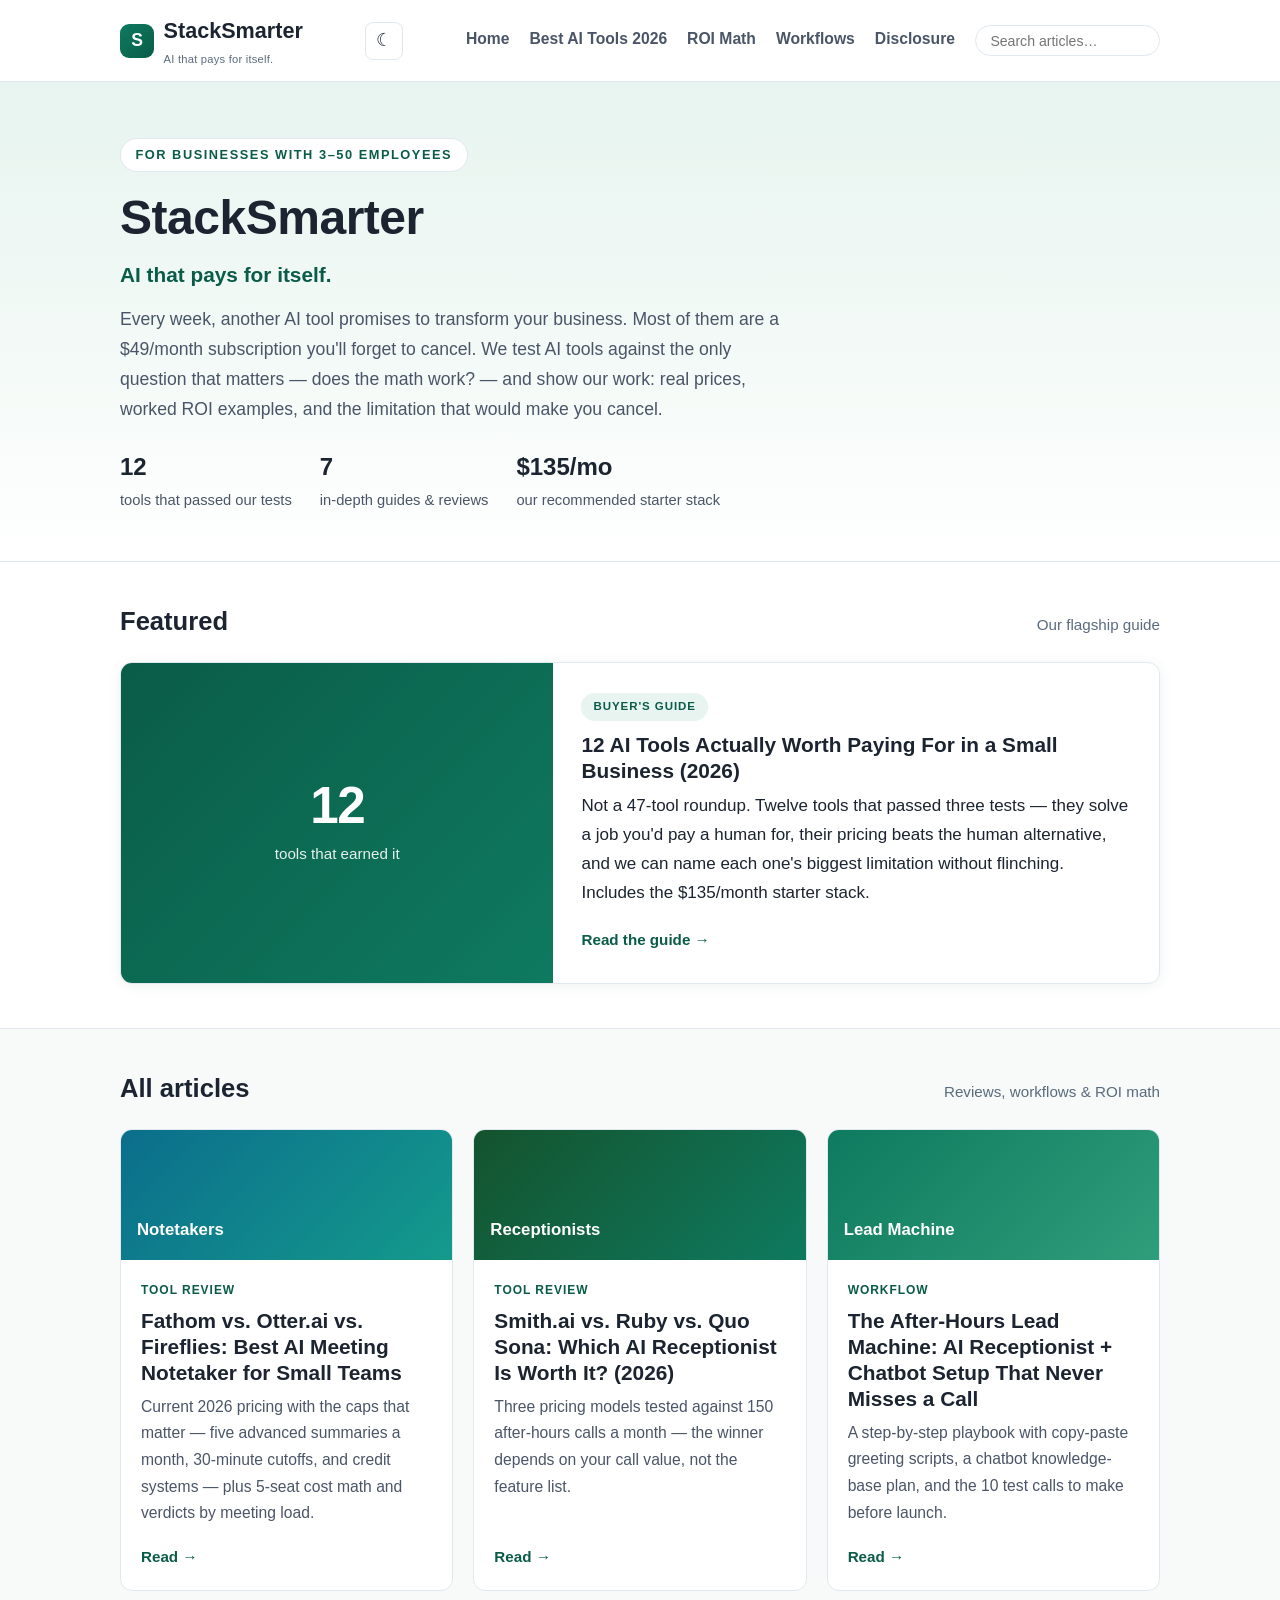
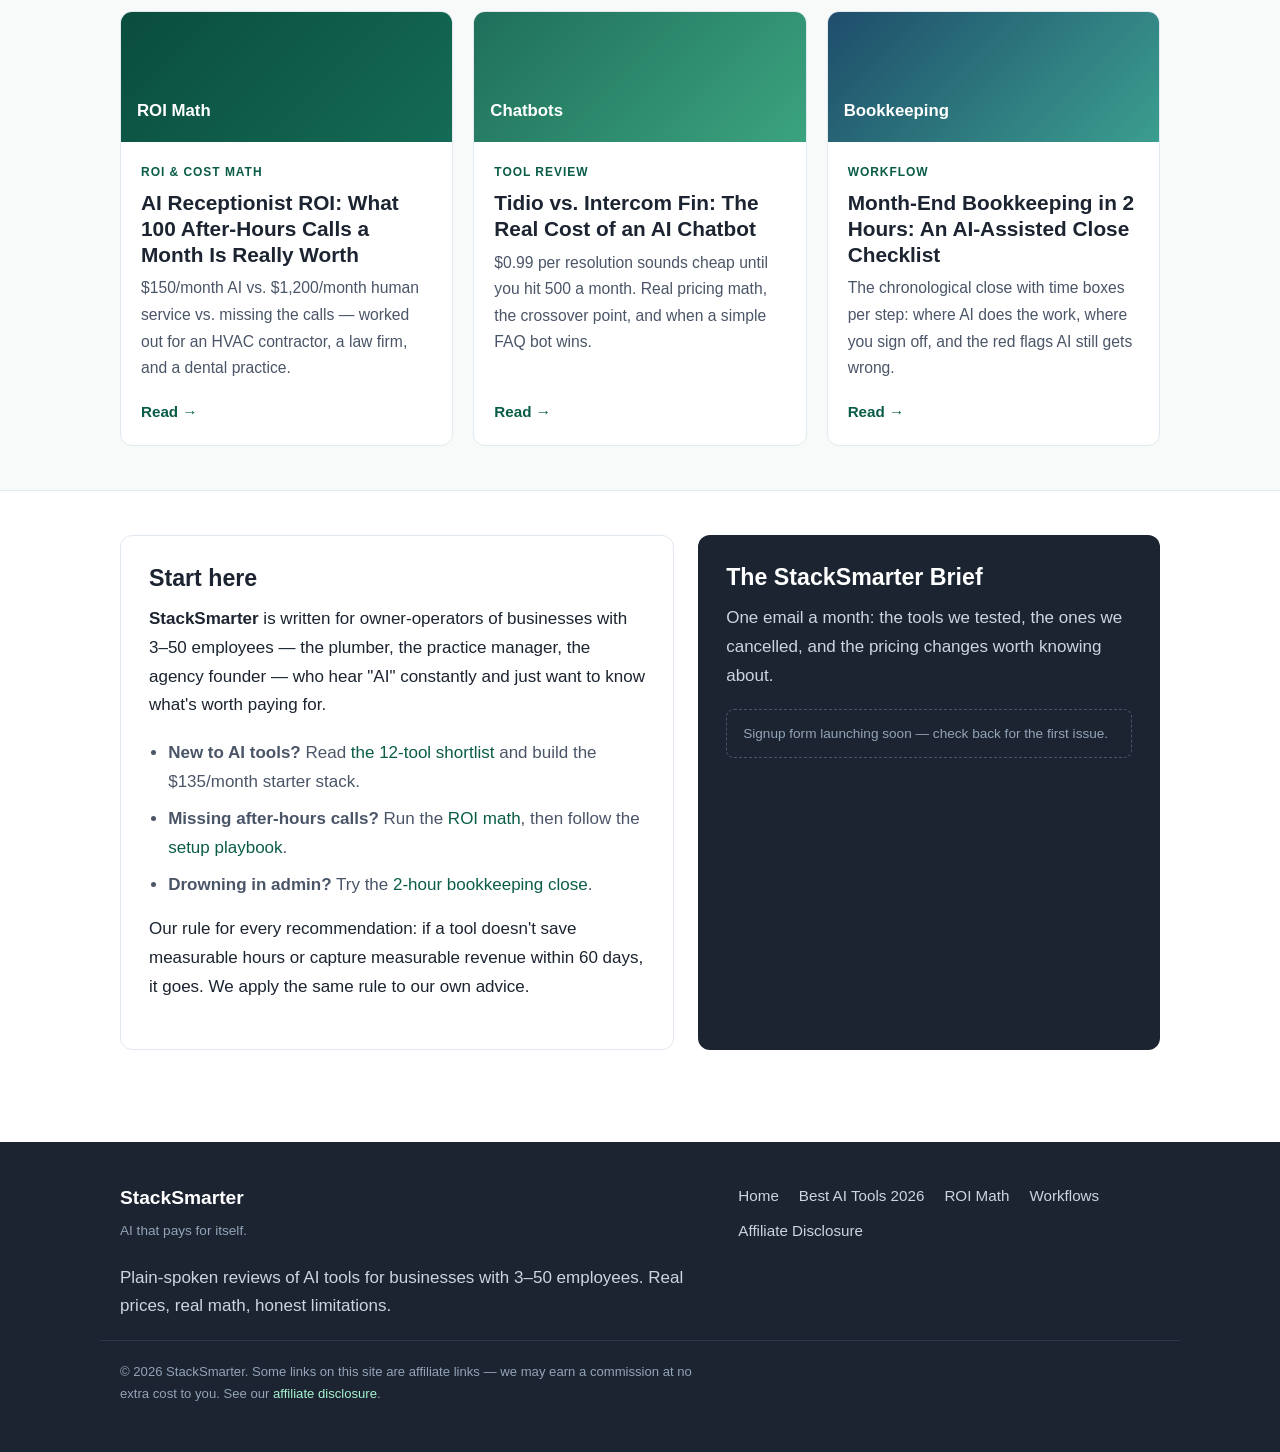
<file: index.html>
<!DOCTYPE html>
<html lang="en">
<head>
  <meta charset="UTF-8">
  <meta name="viewport" content="width=device-width, initial-scale=1.0">
  <meta name="color-scheme" content="light dark">
  <script>
    /* Set theme before first paint; defaults to OS preference. */
    (function () {
      try {
        var t = localStorage.getItem("ss-theme");
        if (!t) t = window.matchMedia("(prefers-color-scheme: dark)").matches ? "dark" : "light";
        document.documentElement.setAttribute("data-theme", t);
      } catch (e) { /* private mode etc. -> stay light */ }
    })();
  </script>
  <link rel="canonical" href="https://ai-tools-small-biz.pages.dev/">
  <!-- MEDIVAVINE/JOURNEY: paste ad network script here -->
  <title>StackSmarter — AI That Pays for Itself | AI Tool Reviews for Small Business</title>
  <meta name="description" content="StackSmarter helps owners of businesses with 3–50 employees decide which AI tools are worth paying for. Real pricing math, honest limitations, and worked ROI examples — no hype.">
  <meta property="og:title" content="StackSmarter — AI That Pays for Itself">
  <meta property="og:description" content="Plain-spoken AI tool reviews for small business: real prices, real math, honest limitations.">
  <meta property="og:type" content="website">
  <link rel="stylesheet" href="styles.css">
</head>
<body>
  <header class="site-header">
    <div class="wrap">
      <a class="brand" href="index.html"><span class="brand-mark">S</span><span>StackSmarter<small>AI that pays for itself.</small></span></a>
      <button class="nav-toggle" aria-label="Toggle navigation" aria-expanded="false">☰</button>
      <button class="theme-toggle" type="button" aria-label="Toggle dark mode" title="Toggle dark mode">
        <span class="theme-icon" aria-hidden="true">☾</span>
      </button>
      <nav class="main-nav" aria-label="Main navigation">
        <ul>
          <li><a href="index.html">Home</a></li>
          <li><a href="articles/12-ai-tools-worth-paying-for-2026.html">Best AI Tools 2026</a></li>
          <li><a href="articles/ai-receptionist-roi-100-calls.html">ROI Math</a></li>
          <li><a href="articles/after-hours-lead-machine.html">Workflows</a></li>
          <li><a href="disclosure.html">Disclosure</a></li>
          <li class="nav-search"><form class="site-search" role="search" aria-label="Site search">
            <label class="visually-hidden" for="site-search-input">Search articles</label>
            <input id="site-search-input" type="search" name="q" placeholder="Search articles…" autocomplete="off" aria-expanded="false" aria-controls="site-search-results">
            <ul id="site-search-results" class="search-results" hidden></ul>
          </form></li>
        </ul>
      </nav>
    </div>
  </header>

  <main>
    <section class="hero">
      <div class="wrap">
        <span class="kicker">For businesses with 3–50 employees</span>
        <h1>StackSmarter</h1>
        <p class="tagline">AI that pays for itself.</p>
        <p class="lede">Every week, another AI tool promises to transform your business. Most of them are a $49/month subscription you'll forget to cancel. We test AI tools against the only question that matters — does the math work? — and show our work: real prices, worked ROI examples, and the limitation that would make you cancel.</p>
        <div class="stat-row">
          <div class="stat"><strong>12</strong> tools that passed our tests</div>
          <div class="stat"><strong>7</strong> in-depth guides &amp; reviews</div>
          <div class="stat"><strong>$135/mo</strong> our recommended starter stack</div>
        </div>
      </div>
    </section>

    <section class="section">
      <div class="wrap">
        <div class="section-head">
          <h2>Featured</h2>
          <p>Our flagship guide</p>
        </div>
        <article class="featured-card">
          <div class="featured-art" role="img" aria-label="Decorative graphic: twelve tools, one shortlist">
            <div class="art-inner">
              <div class="big">12</div>
              <div class="sub">tools that earned it</div>
            </div>
          </div>
          <div class="featured-body">
            <span class="badge">Buyer's Guide</span>
            <h3><a href="articles/12-ai-tools-worth-paying-for-2026.html">12 AI Tools Actually Worth Paying For in a Small Business (2026)</a></h3>
            <p>Not a 47-tool roundup. Twelve tools that passed three tests — they solve a job you'd pay a human for, their pricing beats the human alternative, and we can name each one's biggest limitation without flinching. Includes the $135/month starter stack.</p>
            <a class="read-more" href="articles/12-ai-tools-worth-paying-for-2026.html">Read the guide →</a>
          </div>
        </article>
      </div>
    </section>

    <section class="section alt">
      <div class="wrap">
        <div class="section-head">
          <h2>All articles</h2>
          <p>Reviews, workflows &amp; ROI math</p>
        </div>
        <div class="card-grid">
          <article class="card">
            <div class="card-art variant-1" role="img" aria-label="Decorative graphic for the AI meeting notetaker comparison">Notetakers</div>
            <div class="card-body">
              <p class="pillar">Tool Review</p>
              <h3><a href="articles/fathom-vs-otter-ai-vs-fireflies.html">Fathom vs. Otter.ai vs. Fireflies: Best AI Meeting Notetaker for Small Teams</a></h3>
              <p class="excerpt">Current 2026 pricing with the caps that matter — five advanced summaries a month, 30-minute cutoffs, and credit systems — plus 5-seat cost math and verdicts by meeting load.</p>
              <a class="read-more" href="articles/fathom-vs-otter-ai-vs-fireflies.html">Read →</a>
            </div>
          </article>
          <article class="card">
            <div class="card-art variant-2" role="img" aria-label="Decorative graphic for the AI receptionist comparison">Receptionists</div>
            <div class="card-body">
              <p class="pillar">Tool Review</p>
              <h3><a href="articles/smith-ai-vs-ruby-vs-quo-sona.html">Smith.ai vs. Ruby vs. Quo Sona: Which AI Receptionist Is Worth It? (2026)</a></h3>
              <p class="excerpt">Three pricing models tested against 150 after-hours calls a month — the winner depends on your call value, not the feature list.</p>
              <a class="read-more" href="articles/smith-ai-vs-ruby-vs-quo-sona.html">Read →</a>
            </div>
          </article>
          <article class="card">
            <div class="card-art variant-3" role="img" aria-label="Decorative graphic for the after-hours lead playbook">Lead Machine</div>
            <div class="card-body">
              <p class="pillar">Workflow</p>
              <h3><a href="articles/after-hours-lead-machine.html">The After-Hours Lead Machine: AI Receptionist + Chatbot Setup That Never Misses a Call</a></h3>
              <p class="excerpt">A step-by-step playbook with copy-paste greeting scripts, a chatbot knowledge-base plan, and the 10 test calls to make before launch.</p>
              <a class="read-more" href="articles/after-hours-lead-machine.html">Read →</a>
            </div>
          </article>
          <article class="card">
            <div class="card-art variant-4" role="img" aria-label="Decorative graphic for the receptionist ROI breakdown">ROI Math</div>
            <div class="card-body">
              <p class="pillar">ROI &amp; Cost Math</p>
              <h3><a href="articles/ai-receptionist-roi-100-calls.html">AI Receptionist ROI: What 100 After-Hours Calls a Month Is Really Worth</a></h3>
              <p class="excerpt">$150/month AI vs. $1,200/month human service vs. missing the calls — worked out for an HVAC contractor, a law firm, and a dental practice.</p>
              <a class="read-more" href="articles/ai-receptionist-roi-100-calls.html">Read →</a>
            </div>
          </article>
          <article class="card">
            <div class="card-art variant-5" role="img" aria-label="Decorative graphic for the chatbot pricing comparison">Chatbots</div>
            <div class="card-body">
              <p class="pillar">Tool Review</p>
              <h3><a href="articles/tidio-vs-intercom-fin-chatbot-cost.html">Tidio vs. Intercom Fin: The Real Cost of an AI Chatbot</a></h3>
              <p class="excerpt">$0.99 per resolution sounds cheap until you hit 500 a month. Real pricing math, the crossover point, and when a simple FAQ bot wins.</p>
              <a class="read-more" href="articles/tidio-vs-intercom-fin-chatbot-cost.html">Read →</a>
            </div>
          </article>
          <article class="card">
            <div class="card-art variant-6" role="img" aria-label="Decorative graphic for the bookkeeping close checklist">Bookkeeping</div>
            <div class="card-body">
              <p class="pillar">Workflow</p>
              <h3><a href="articles/month-end-bookkeeping-2-hours.html">Month-End Bookkeeping in 2 Hours: An AI-Assisted Close Checklist</a></h3>
              <p class="excerpt">The chronological close with time boxes per step: where AI does the work, where you sign off, and the red flags AI still gets wrong.</p>
              <a class="read-more" href="articles/month-end-bookkeeping-2-hours.html">Read →</a>
            </div>
          </article>
        </div>
      </div>
    </section>

    <section class="section">
      <div class="wrap two-col">
        <div class="start-here">
          <h2>Start here</h2>
          <p><strong>StackSmarter</strong> is written for owner-operators of businesses with 3–50 employees — the plumber, the practice manager, the agency founder — who hear "AI" constantly and just want to know what's worth paying for.</p>
          <ul>
            <li><strong>New to AI tools?</strong> Read <a href="articles/12-ai-tools-worth-paying-for-2026.html">the 12-tool shortlist</a> and build the $135/month starter stack.</li>
            <li><strong>Missing after-hours calls?</strong> Run the <a href="articles/ai-receptionist-roi-100-calls.html">ROI math</a>, then follow the <a href="articles/after-hours-lead-machine.html">setup playbook</a>.</li>
            <li><strong>Drowning in admin?</strong> Try the <a href="articles/month-end-bookkeeping-2-hours.html">2-hour bookkeeping close</a>.</li>
          </ul>
          <p>Our rule for every recommendation: if a tool doesn't save measurable hours or capture measurable revenue within 60 days, it goes. We apply the same rule to our own advice.</p>
        </div>
        <div class="newsletter-card">
          <h2>The StackSmarter Brief</h2>
          <p>One email a month: the tools we tested, the ones we cancelled, and the pricing changes worth knowing about.</p>
          <!-- NEWSLETTER: paste Beehiiv/Substack embed here -->
          <p class="slot-note">Signup form launching soon — check back for the first issue.</p>
        </div>
      </div>
    </section>
  </main>

  <footer class="site-footer">
    <div class="wrap">
      <div>
        <p class="footer-brand">StackSmarter<span class="tag">AI that pays for itself.</span></p>
        <p>Plain-spoken reviews of AI tools for businesses with 3–50 employees. Real prices, real math, honest limitations.</p>
      </div>
      <nav class="footer-nav" aria-label="Footer">
        <ul>
          <li><a href="index.html">Home</a></li>
          <li><a href="articles/12-ai-tools-worth-paying-for-2026.html">Best AI Tools 2026</a></li>
          <li><a href="articles/ai-receptionist-roi-100-calls.html">ROI Math</a></li>
          <li><a href="articles/after-hours-lead-machine.html">Workflows</a></li>
          <li><a href="disclosure.html">Affiliate Disclosure</a></li>
        </ul>
      </nav>
    </div>
    <div class="wrap footer-fine">
      <p>© 2026 StackSmarter. Some links on this site are affiliate links — we may earn a commission at no extra cost to you. See our <a href="disclosure.html">affiliate disclosure</a>.</p>
    </div>
  </footer>
  <script src="assets/site.js" defer></script>
</body>
</html>
</file>
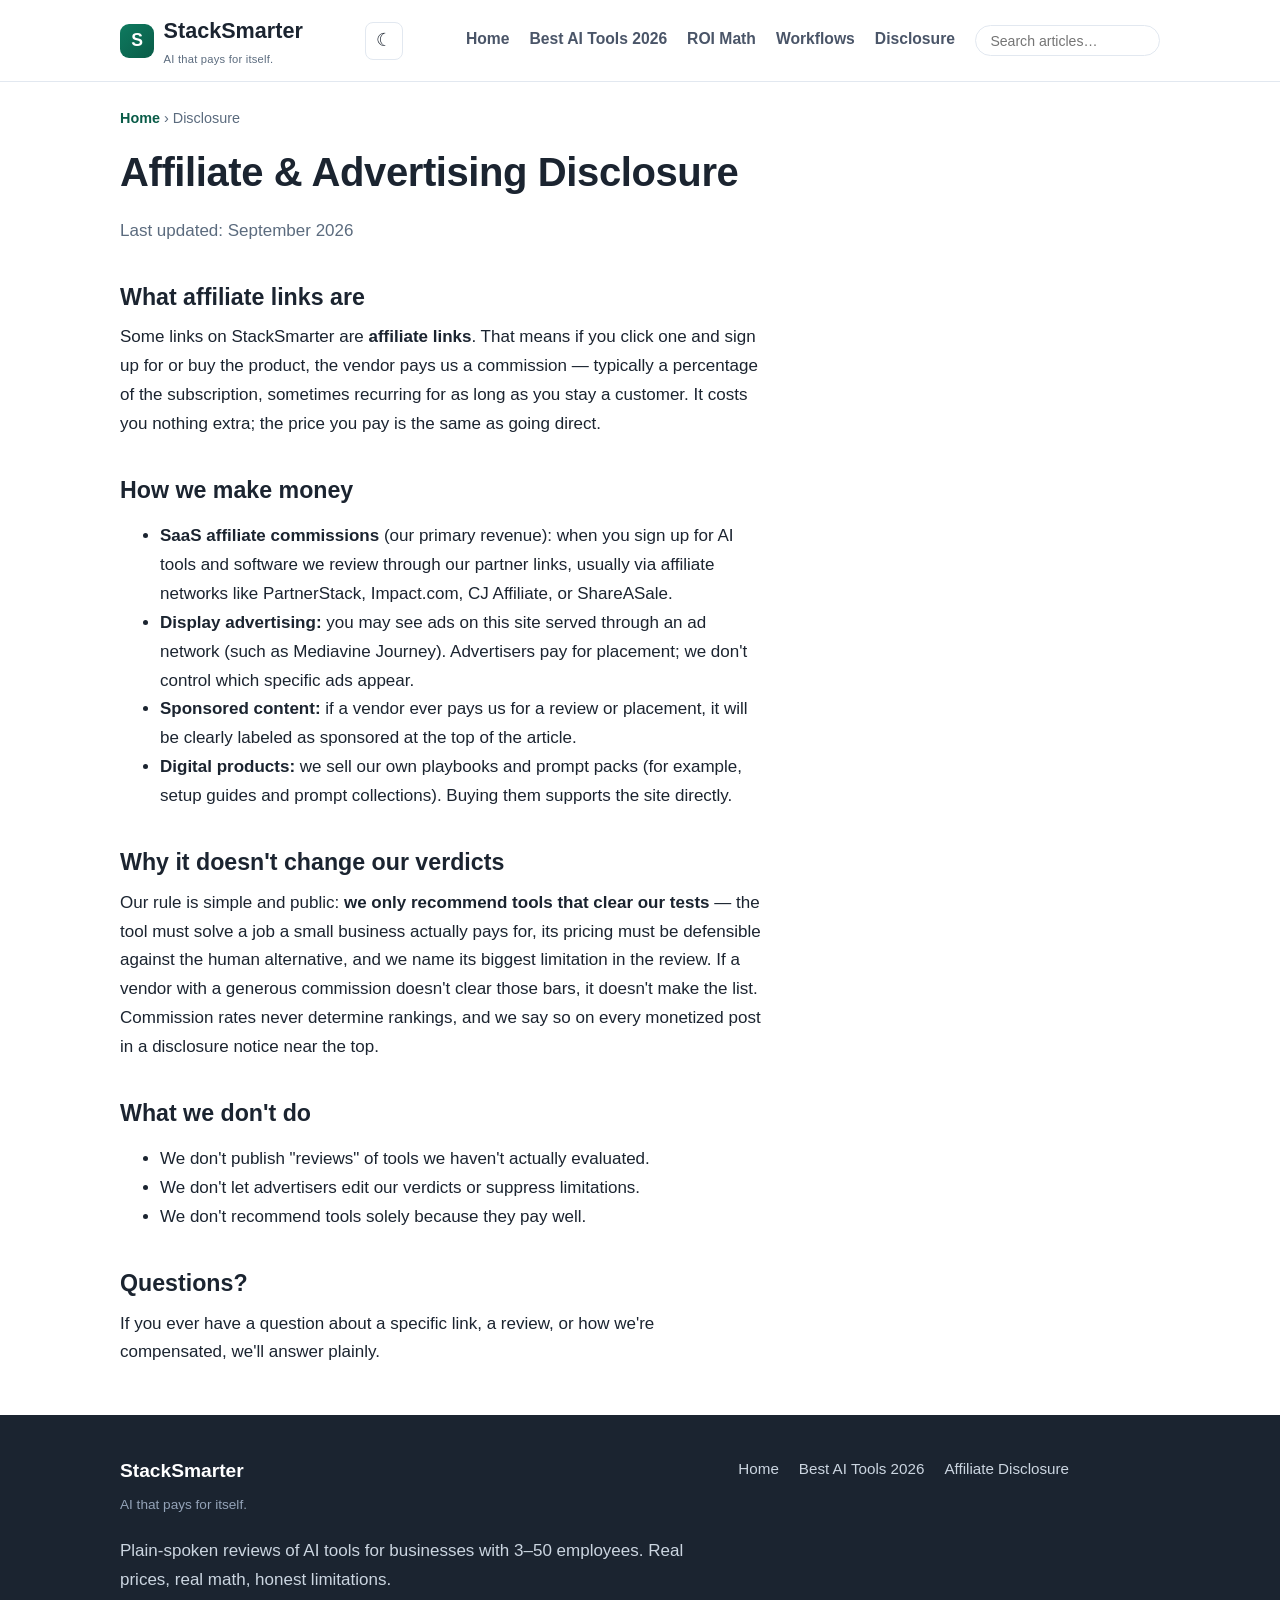
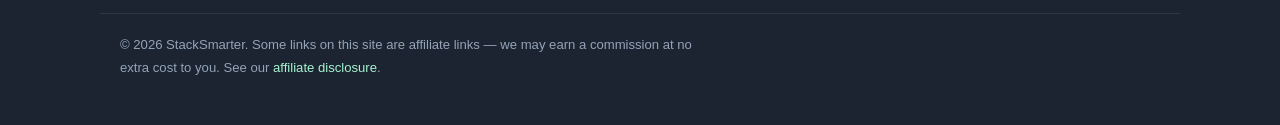
<file: disclosure.html>
<!DOCTYPE html>
<html lang="en">
<head>
  <meta charset="UTF-8">
  <meta name="viewport" content="width=device-width, initial-scale=1.0">
  <meta name="color-scheme" content="light dark">
  <script>
    /* Set theme before first paint; defaults to OS preference. */
    (function () {
      try {
        var t = localStorage.getItem("ss-theme");
        if (!t) t = window.matchMedia("(prefers-color-scheme: dark)").matches ? "dark" : "light";
        document.documentElement.setAttribute("data-theme", t);
      } catch (e) { /* private mode etc. -> stay light */ }
    })();
  </script>
  <link rel="canonical" href="https://ai-tools-small-biz.pages.dev/disclosure.html">
  <!-- MEDIVAVINE/JOURNEY: paste ad network script here -->
  <title>Affiliate &amp; Advertising Disclosure | StackSmarter</title>
  <meta name="description" content="How StackSmarter makes money: plain-English explanation of our affiliate links, display advertising, sponsorships, and digital products — and why they don't change our verdicts.">
  <meta property="og:title" content="Affiliate & Advertising Disclosure | StackSmarter">
  <meta property="og:description" content="Plain-English disclosure: how StackSmarter earns money and why it doesn't change our tool verdicts.">
  <meta property="og:type" content="website">
  <link rel="stylesheet" href="styles.css">
</head>
<body>
  <header class="site-header">
    <div class="wrap">
      <a class="brand" href="index.html"><span class="brand-mark">S</span><span>StackSmarter<small>AI that pays for itself.</small></span></a>
      <button class="nav-toggle" aria-label="Toggle navigation" aria-expanded="false">☰</button>
      <button class="theme-toggle" type="button" aria-label="Toggle dark mode" title="Toggle dark mode">
        <span class="theme-icon" aria-hidden="true">☾</span>
      </button>
      <nav class="main-nav" aria-label="Main navigation">
        <ul>
          <li><a href="index.html">Home</a></li>
          <li><a href="articles/12-ai-tools-worth-paying-for-2026.html">Best AI Tools 2026</a></li>
          <li><a href="articles/ai-receptionist-roi-100-calls.html">ROI Math</a></li>
          <li><a href="articles/after-hours-lead-machine.html">Workflows</a></li>
          <li><a href="disclosure.html">Disclosure</a></li>
          <li class="nav-search"><form class="site-search" role="search" aria-label="Site search">
            <label class="visually-hidden" for="site-search-input">Search articles</label>
            <input id="site-search-input" type="search" name="q" placeholder="Search articles…" autocomplete="off" aria-expanded="false" aria-controls="site-search-results">
            <ul id="site-search-results" class="search-results" hidden></ul>
          </form></li>
        </ul>
      </nav>
    </div>
  </header>

  <main class="wrap">
    <nav class="breadcrumb" aria-label="Breadcrumb"><a href="index.html">Home</a> &rsaquo; Disclosure</nav>
    <article class="disclosure-body">
      <h1>Affiliate &amp; Advertising Disclosure</h1>
      <p class="meta" style="color: var(--muted);">Last updated: September 2026</p>

      <h2>What affiliate links are</h2>
      <p>Some links on StackSmarter are <strong>affiliate links</strong>. That means if you click one and sign up for or buy the product, the vendor pays us a commission — typically a percentage of the subscription, sometimes recurring for as long as you stay a customer. It costs you nothing extra; the price you pay is the same as going direct.</p>

      <h2>How we make money</h2>
      <ul>
        <li><strong>SaaS affiliate commissions</strong> (our primary revenue): when you sign up for AI tools and software we review through our partner links, usually via affiliate networks like PartnerStack, Impact.com, CJ Affiliate, or ShareASale.</li>
        <li><strong>Display advertising:</strong> you may see ads on this site served through an ad network (such as Mediavine Journey). Advertisers pay for placement; we don't control which specific ads appear.</li>
        <li><strong>Sponsored content:</strong> if a vendor ever pays us for a review or placement, it will be clearly labeled as sponsored at the top of the article.</li>
        <li><strong>Digital products:</strong> we sell our own playbooks and prompt packs (for example, setup guides and prompt collections). Buying them supports the site directly.</li>
      </ul>

      <h2>Why it doesn't change our verdicts</h2>
      <p>Our rule is simple and public: <strong>we only recommend tools that clear our tests</strong> — the tool must solve a job a small business actually pays for, its pricing must be defensible against the human alternative, and we name its biggest limitation in the review. If a vendor with a generous commission doesn't clear those bars, it doesn't make the list. Commission rates never determine rankings, and we say so on every monetized post in a disclosure notice near the top.</p>

      <h2>What we don't do</h2>
      <ul>
        <li>We don't publish "reviews" of tools we haven't actually evaluated.</li>
        <li>We don't let advertisers edit our verdicts or suppress limitations.</li>
        <li>We don't recommend tools solely because they pay well.</li>
      </ul>

      <h2>Questions?</h2>
      <p>If you ever have a question about a specific link, a review, or how we're compensated, we'll answer plainly.</p>
    </article>
  </main>

  <footer class="site-footer">
    <div class="wrap">
      <div>
        <p class="footer-brand">StackSmarter<span class="tag">AI that pays for itself.</span></p>
        <p>Plain-spoken reviews of AI tools for businesses with 3–50 employees. Real prices, real math, honest limitations.</p>
      </div>
      <nav class="footer-nav" aria-label="Footer">
        <ul>
          <li><a href="index.html">Home</a></li>
          <li><a href="articles/12-ai-tools-worth-paying-for-2026.html">Best AI Tools 2026</a></li>
          <li><a href="disclosure.html">Affiliate Disclosure</a></li>
        </ul>
      </nav>
    </div>
    <div class="wrap footer-fine">
      <p>© 2026 StackSmarter. Some links on this site are affiliate links — we may earn a commission at no extra cost to you. See our <a href="disclosure.html">affiliate disclosure</a>.</p>
    </div>
  </footer>
  <script src="assets/site.js" defer></script>
</body>
</html>
</file>
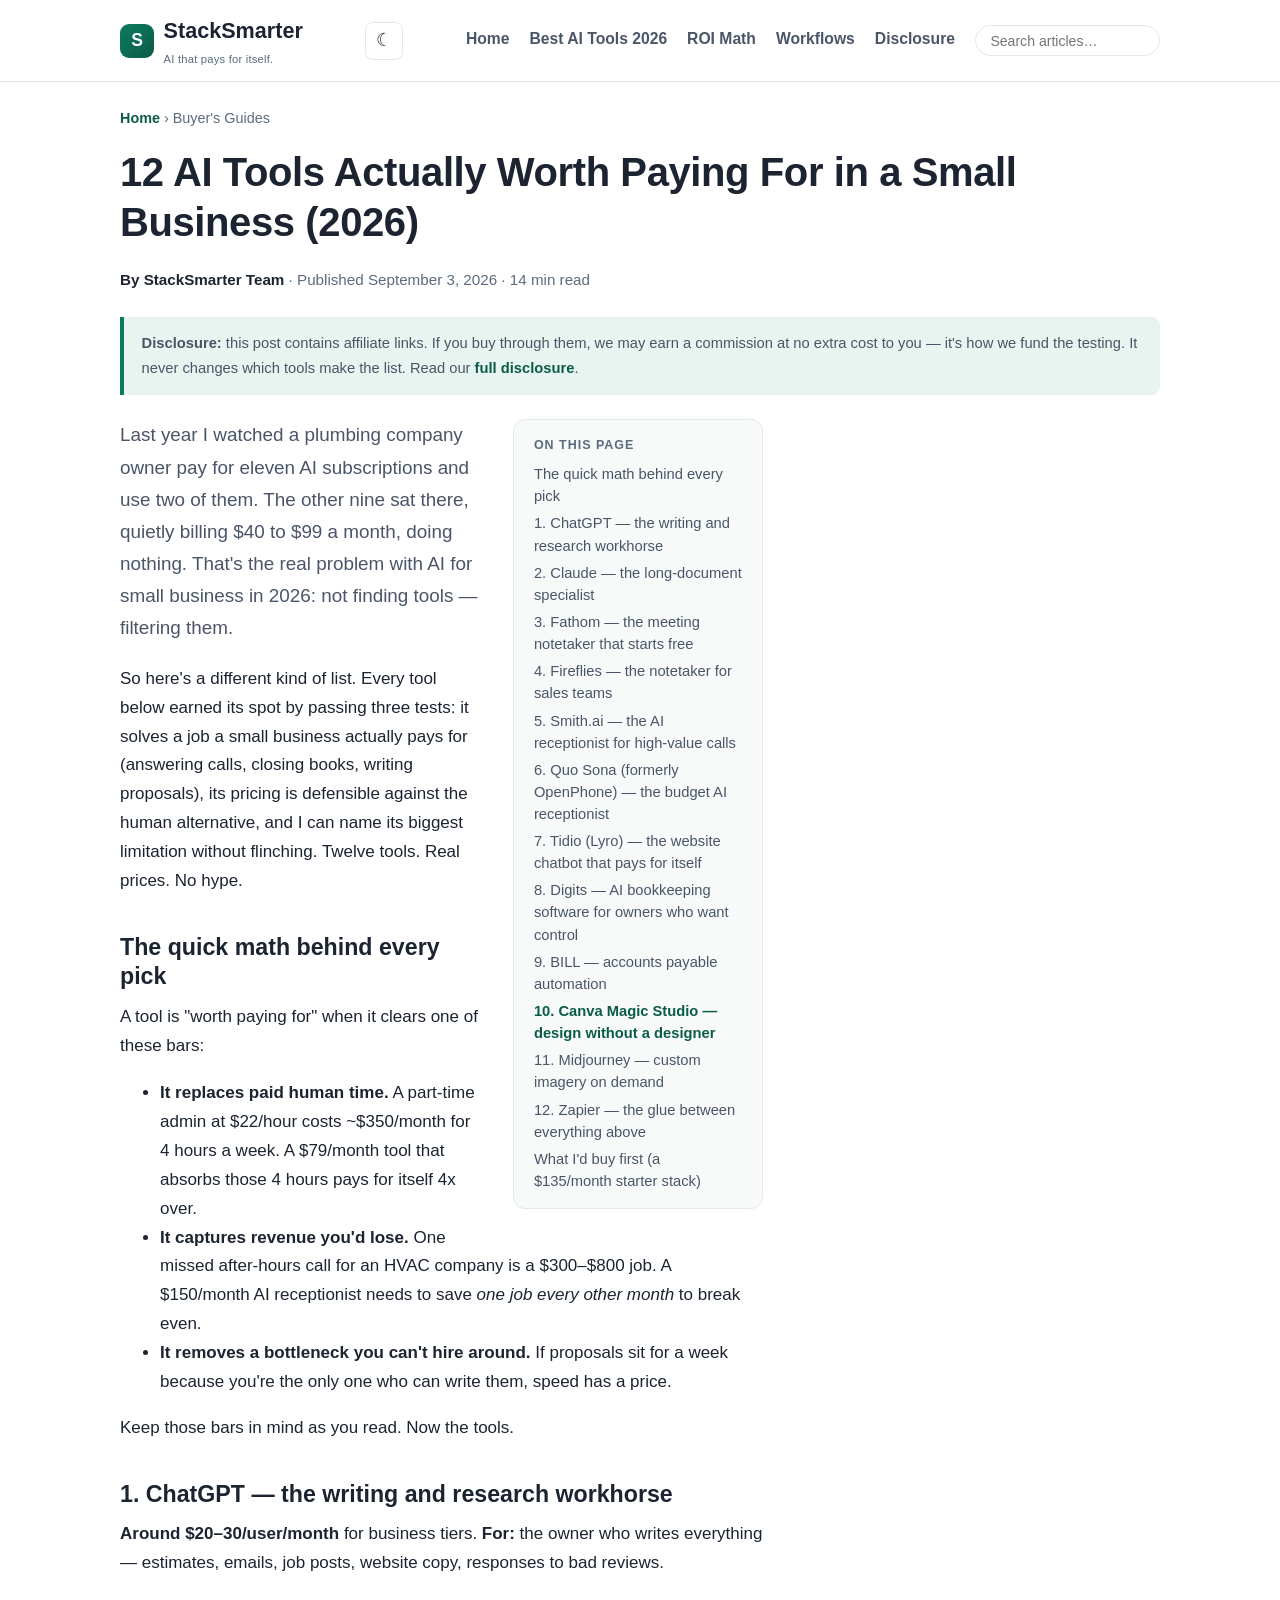
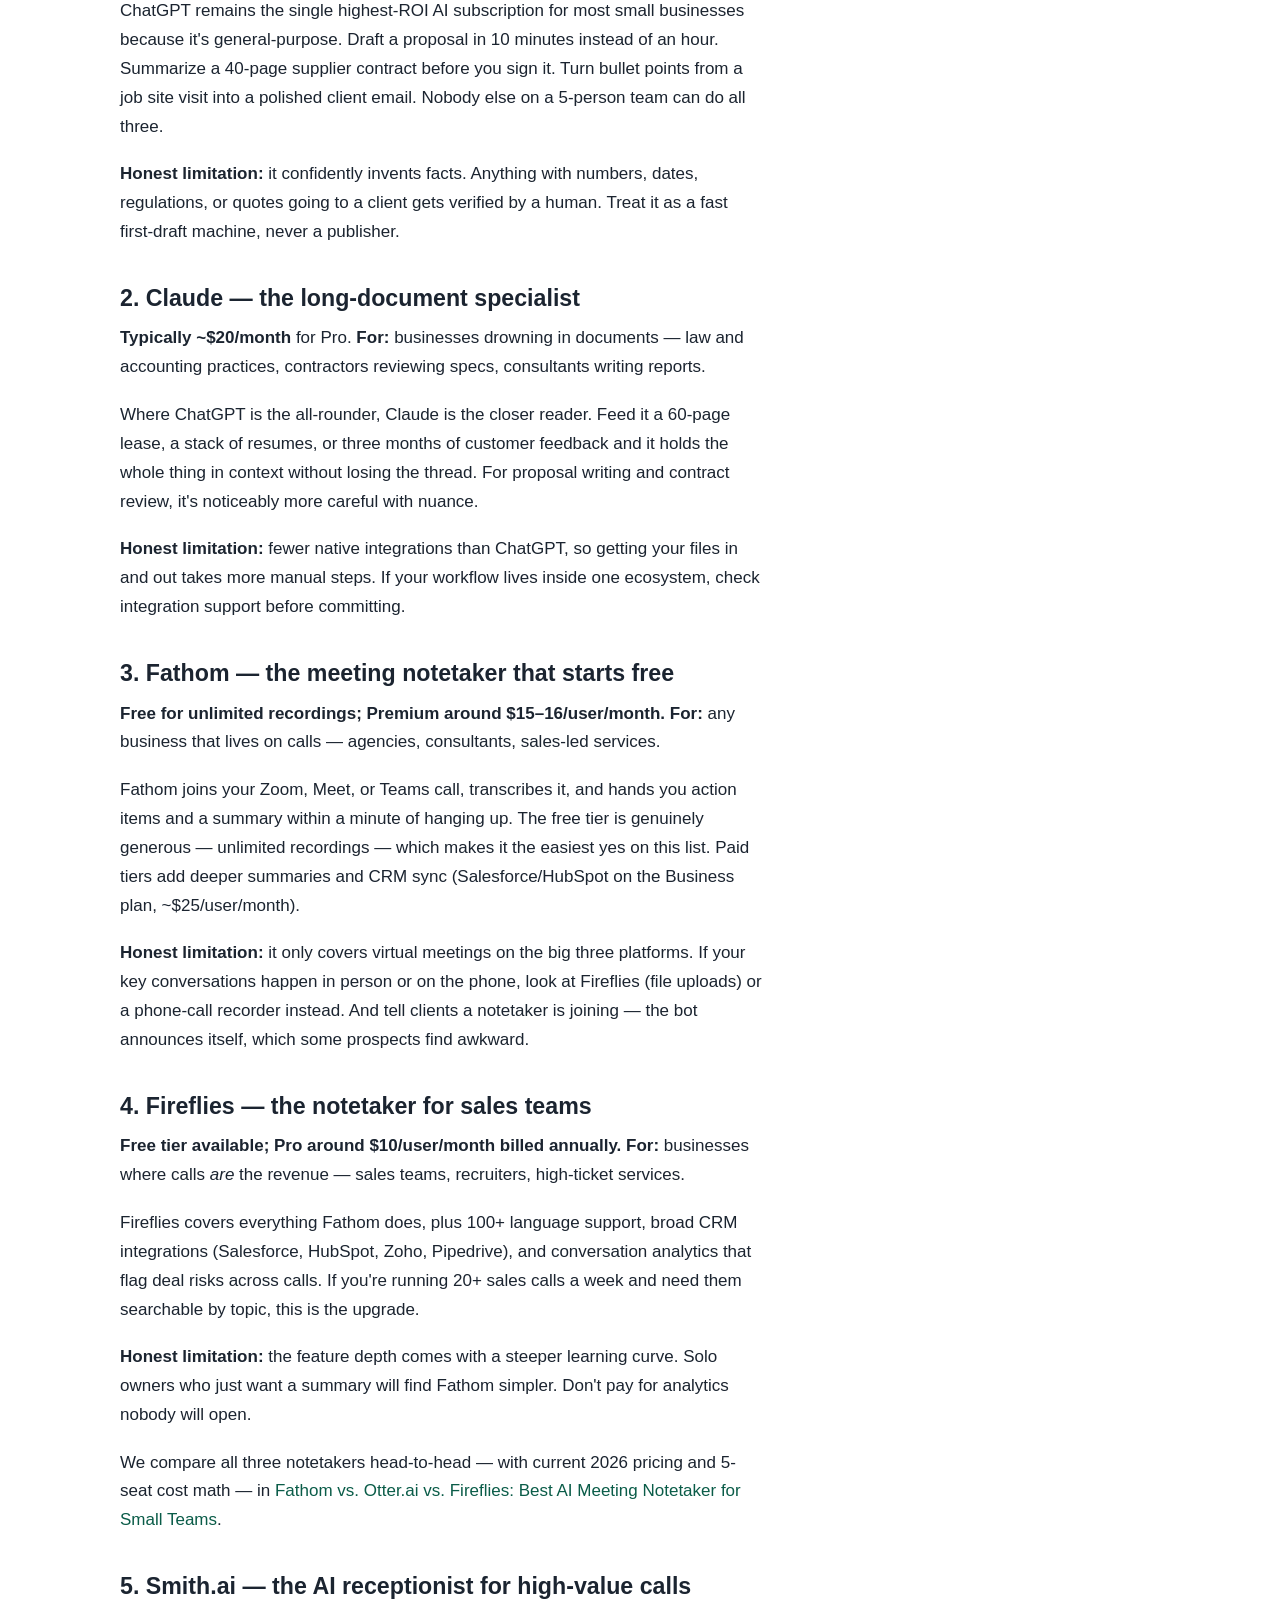
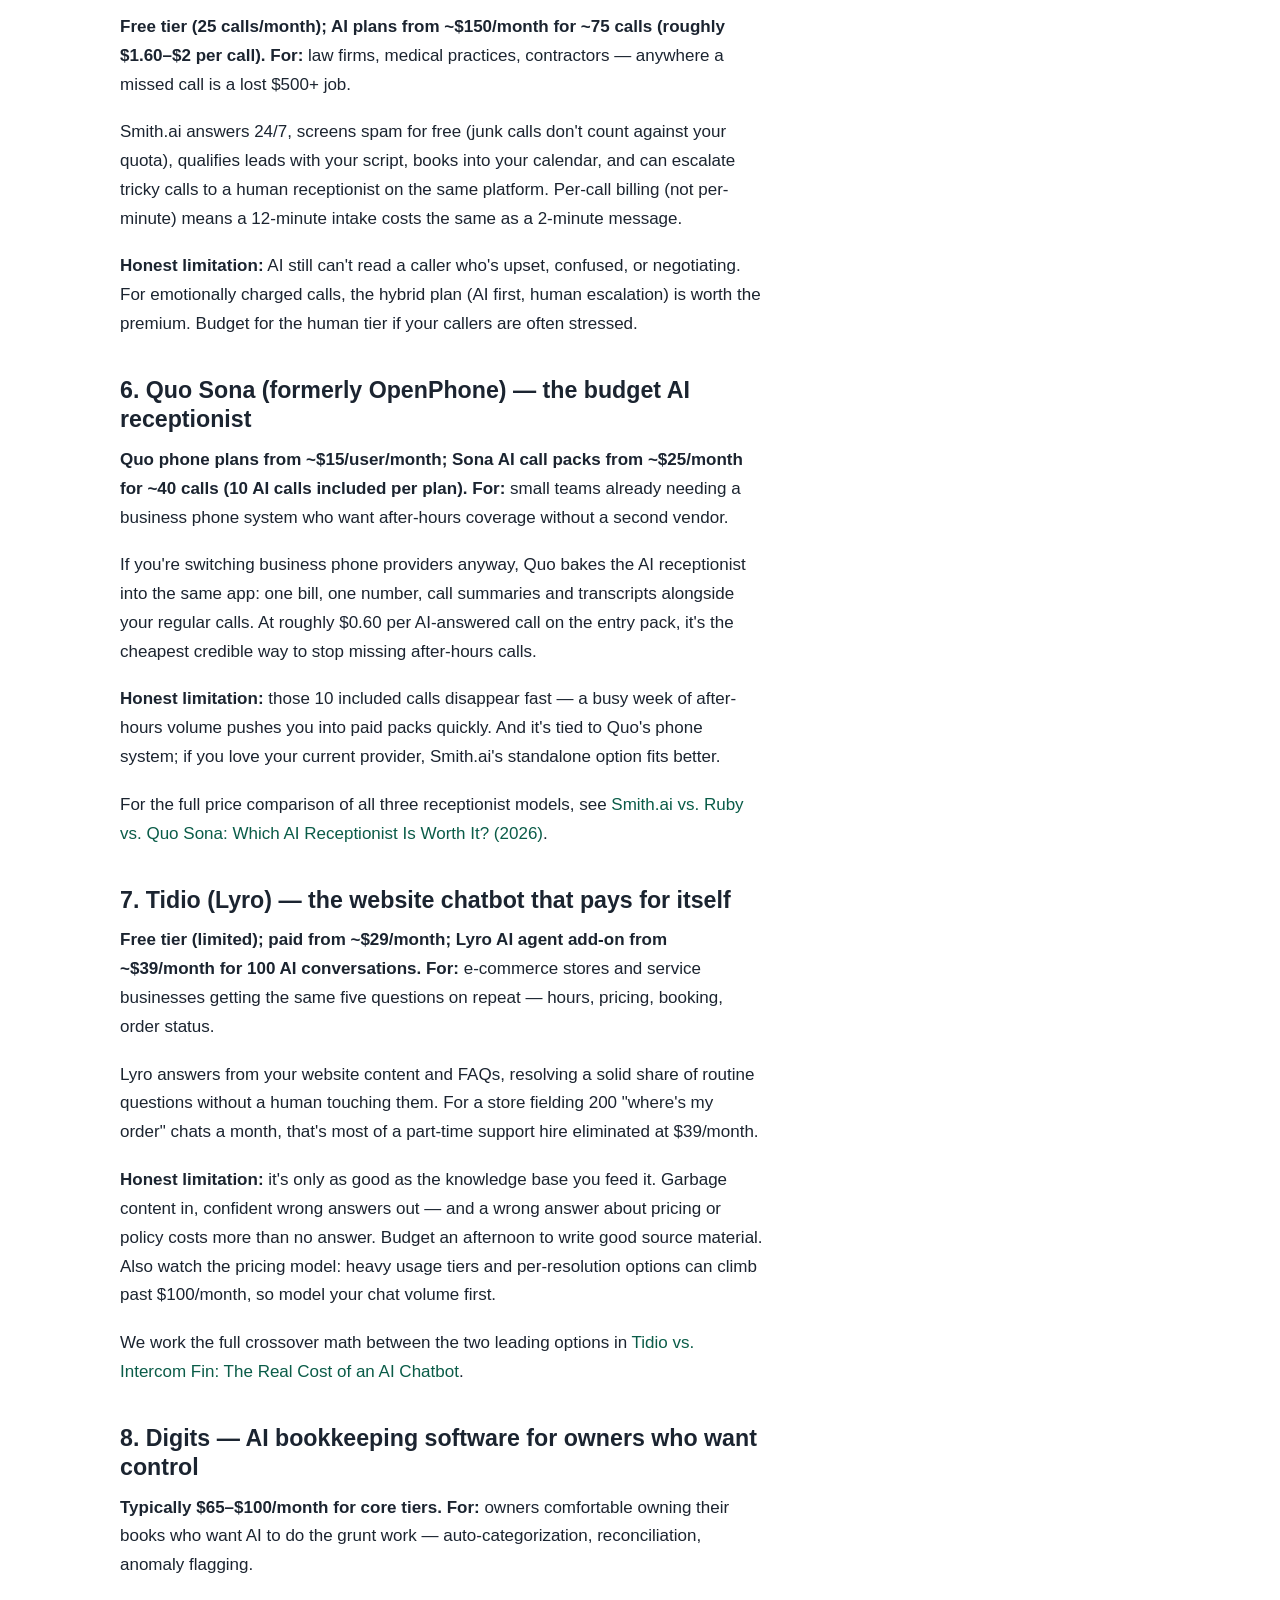
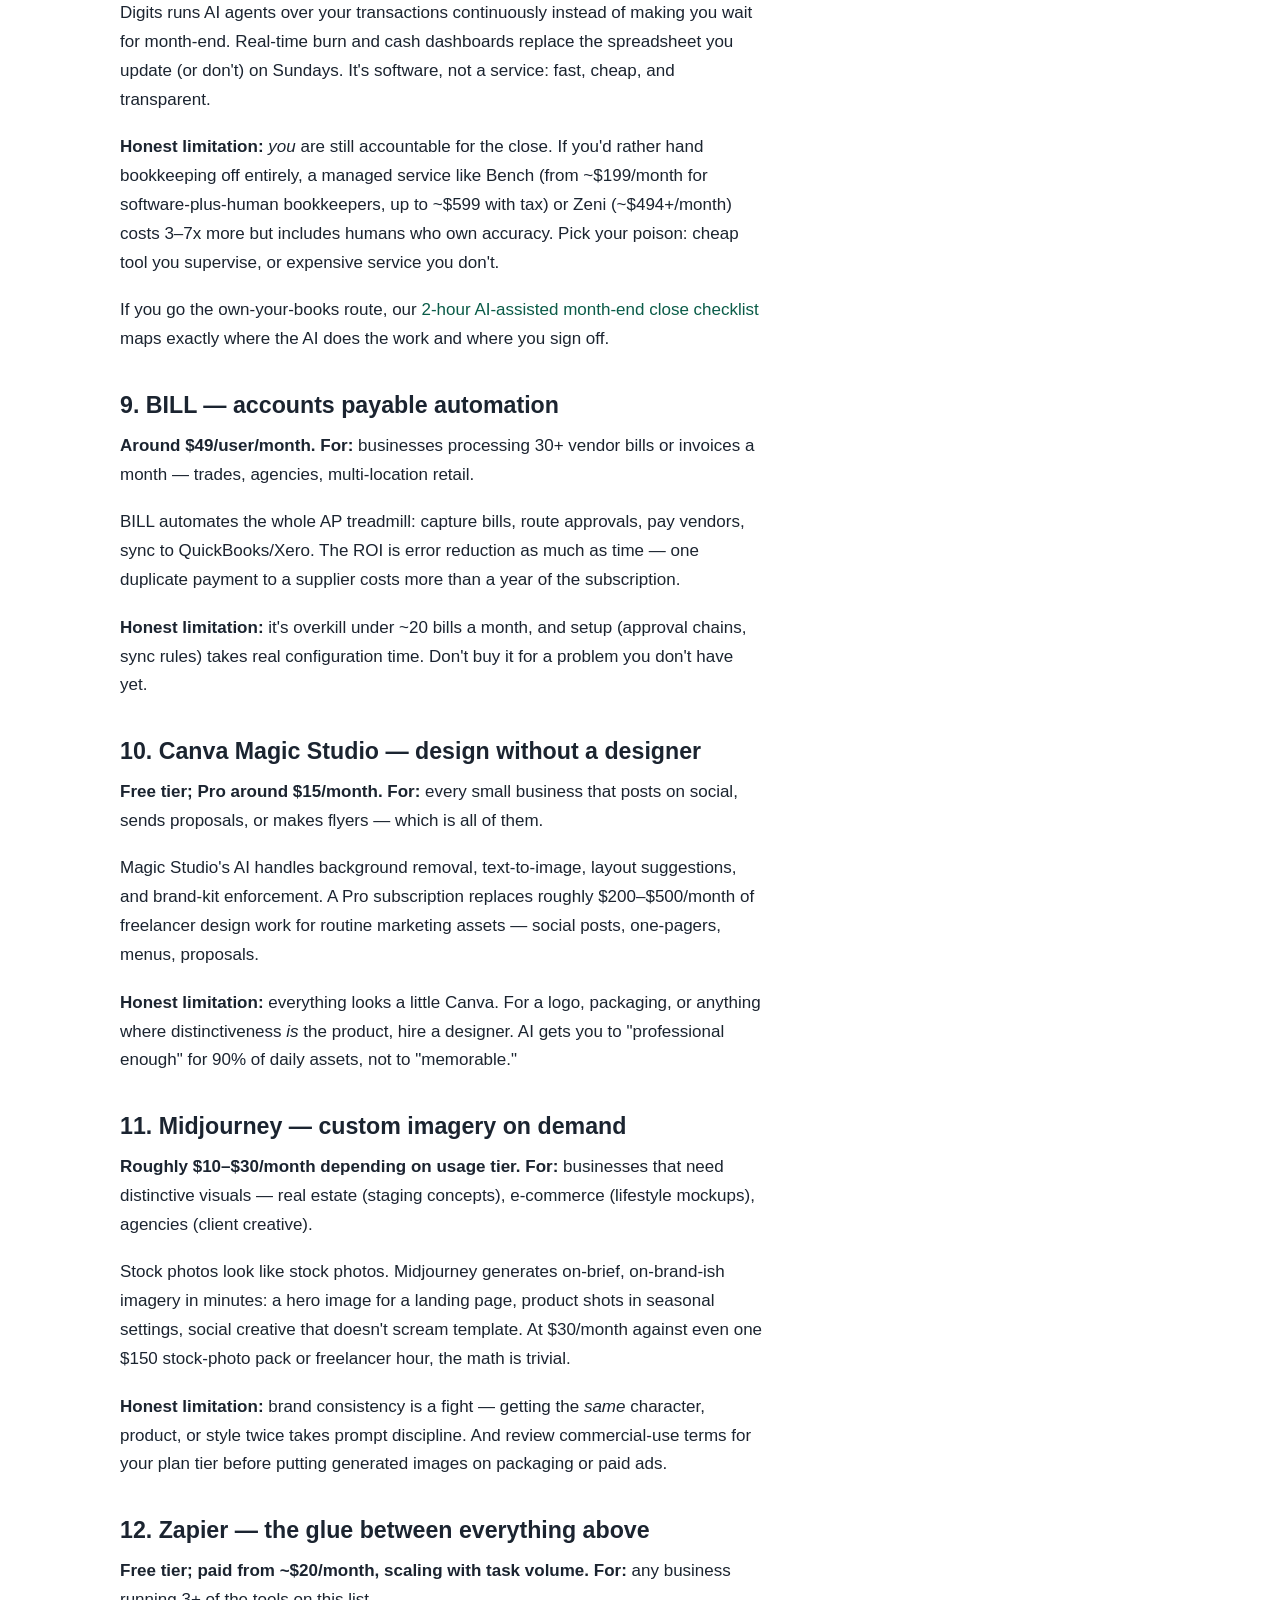
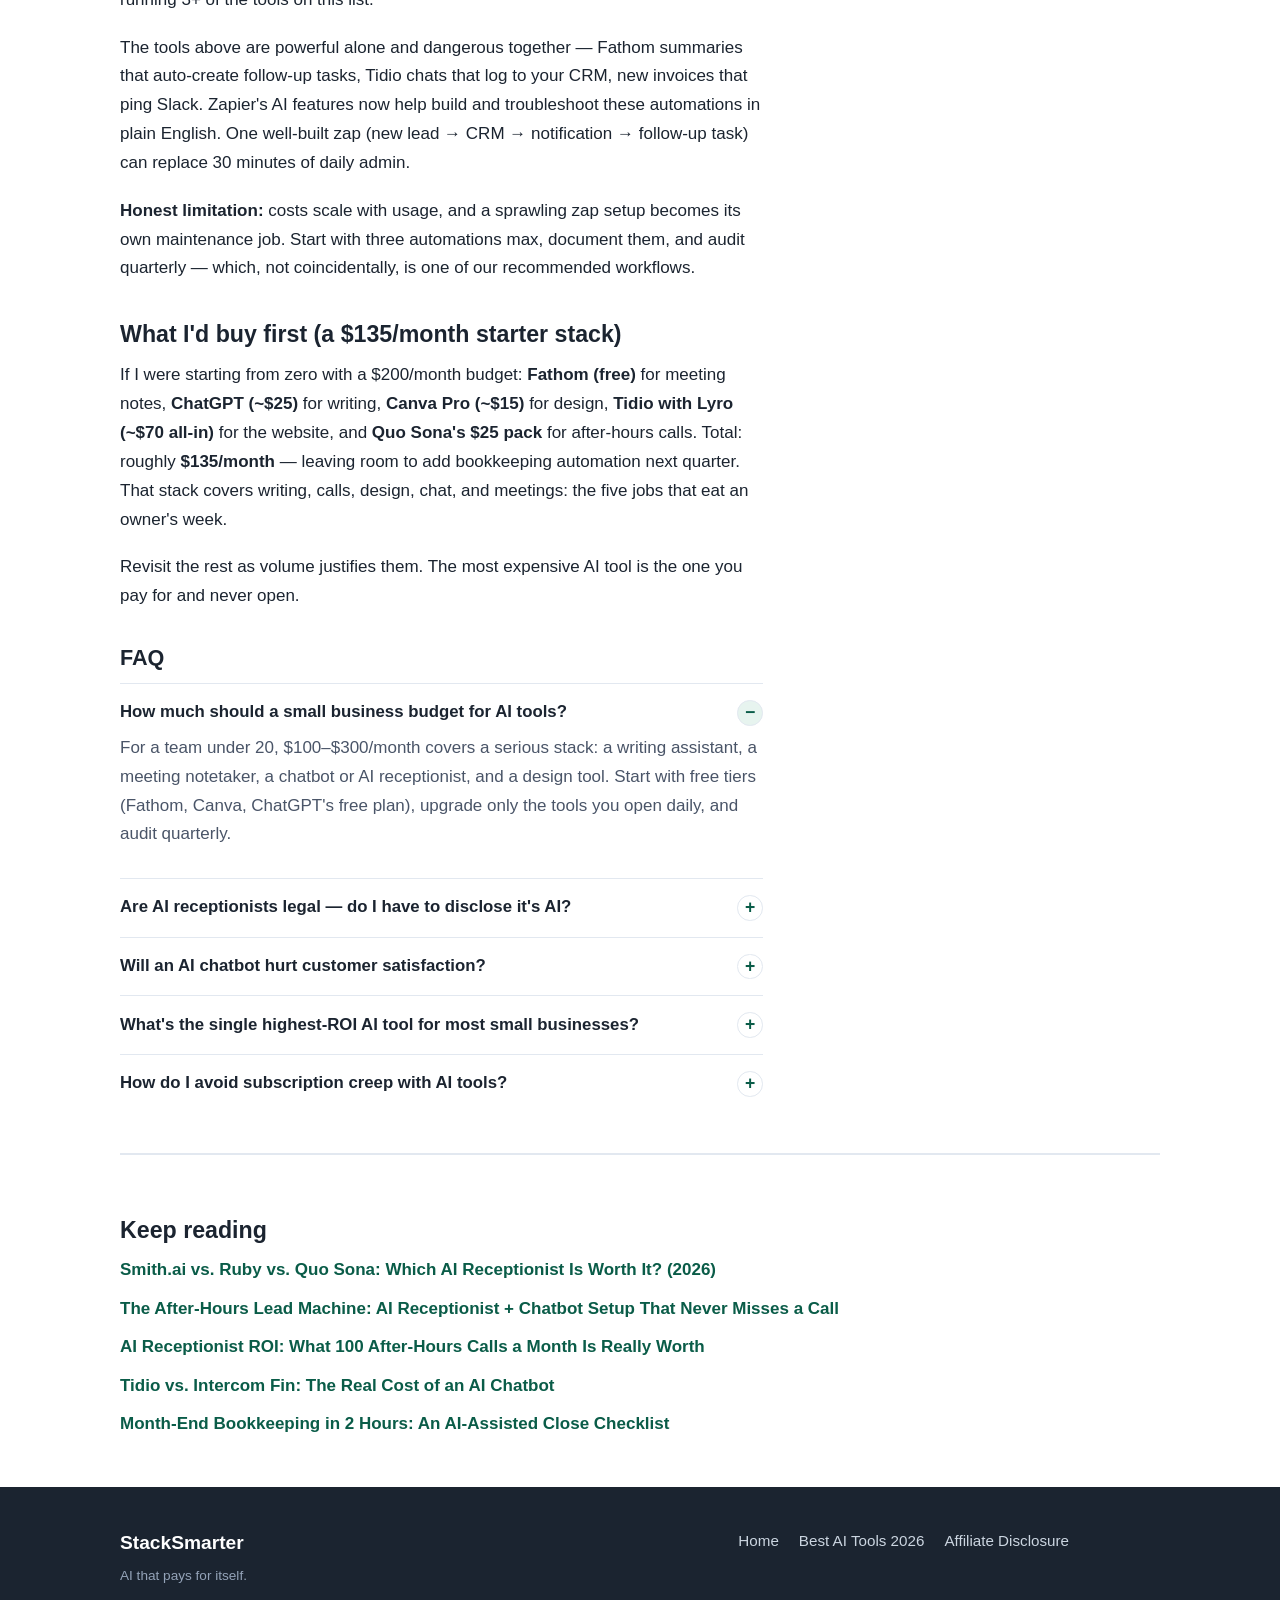
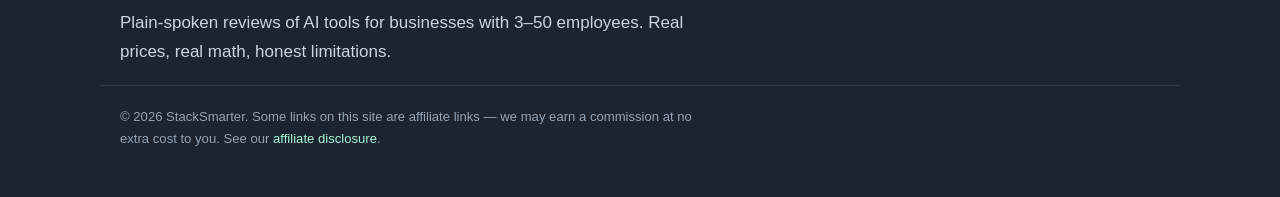
<file: articles/12-ai-tools-worth-paying-for-2026.html>
<!DOCTYPE html>
<html lang="en">
<head>
  <meta charset="UTF-8">
  <meta name="viewport" content="width=device-width, initial-scale=1.0">
  <meta name="color-scheme" content="light dark">
  <script>
    /* Set theme before first paint; defaults to OS preference. */
    (function () {
      try {
        var t = localStorage.getItem("ss-theme");
        if (!t) t = window.matchMedia("(prefers-color-scheme: dark)").matches ? "dark" : "light";
        document.documentElement.setAttribute("data-theme", t);
      } catch (e) { /* private mode etc. -> stay light */ }
    })();
  </script>
  <link rel="canonical" href="https://ai-tools-small-biz.pages.dev/articles/12-ai-tools-worth-paying-for-2026.html">
  <!-- MEDIVAVINE/JOURNEY: paste ad network script here -->
  <title>12 AI Tools Actually Worth Paying For in a Small Business (2026) | StackSmarter</title>
  <meta name="description" content="Not another 47-tool roundup. Twelve AI tools that passed three tests — real job solved, defensible pricing, honest limitations — with real prices and a $135/month starter stack for small businesses.">
  <meta property="og:title" content="12 AI Tools Actually Worth Paying For in a Small Business (2026)">
  <meta property="og:description" content="Twelve tools. Real prices. No hype. Every pick includes an honest limitation and a who-it's-for line.">
  <meta property="og:type" content="article">
  <link rel="stylesheet" href="../styles.css">
</head>
<body>
  <header class="site-header">
    <div class="wrap">
      <a class="brand" href="../index.html"><span class="brand-mark">S</span><span>StackSmarter<small>AI that pays for itself.</small></span></a>
      <button class="nav-toggle" aria-label="Toggle navigation" aria-expanded="false">☰</button>
      <button class="theme-toggle" type="button" aria-label="Toggle dark mode" title="Toggle dark mode">
        <span class="theme-icon" aria-hidden="true">☾</span>
      </button>
      <nav class="main-nav" aria-label="Main navigation">
        <ul>
          <li><a href="../index.html">Home</a></li>
          <li><a href="12-ai-tools-worth-paying-for-2026.html">Best AI Tools 2026</a></li>
          <li><a href="ai-receptionist-roi-100-calls.html">ROI Math</a></li>
          <li><a href="after-hours-lead-machine.html">Workflows</a></li>
          <li><a href="../disclosure.html">Disclosure</a></li>
          <li class="nav-search"><form class="site-search" role="search" aria-label="Site search">
            <label class="visually-hidden" for="site-search-input">Search articles</label>
            <input id="site-search-input" type="search" name="q" placeholder="Search articles…" autocomplete="off" aria-expanded="false" aria-controls="site-search-results">
            <ul id="site-search-results" class="search-results" hidden></ul>
          </form></li>
        </ul>
      </nav>
    </div>
  </header>

  <main class="wrap">
    <nav class="breadcrumb" aria-label="Breadcrumb"><a href="../index.html">Home</a> &rsaquo; Buyer's Guides</nav>
    <article>
      <header class="article-head">
        <h1>12 AI Tools Actually Worth Paying For in a Small Business (2026)</h1>
        <p class="meta"><span class="byline">By StackSmarter Team</span> &middot; Published September 3, 2026 &middot; 14 min read</p>
      </header>
      <div class="disclosure-notice">
        <strong>Disclosure:</strong> this post contains affiliate links. If you buy through them, we may earn a commission at no extra cost to you — it's how we fund the testing. It never changes which tools make the list. Read our <a href="../disclosure.html">full disclosure</a>.
      </div>
      <div class="article-body">
        <p class="lede">Last year I watched a plumbing company owner pay for eleven AI subscriptions and use two of them. The other nine sat there, quietly billing $40 to $99 a month, doing nothing. That's the real problem with AI for small business in 2026: not finding tools — filtering them.</p>
        <p>So here's a different kind of list. Every tool below earned its spot by passing three tests: it solves a job a small business actually pays for (answering calls, closing books, writing proposals), its pricing is defensible against the human alternative, and I can name its biggest limitation without flinching. Twelve tools. Real prices. No hype.</p>

        <h2>The quick math behind every pick</h2>
        <p>A tool is "worth paying for" when it clears one of these bars:</p>
        <ul>
          <li><strong>It replaces paid human time.</strong> A part-time admin at $22/hour costs ~$350/month for 4 hours a week. A $79/month tool that absorbs those 4 hours pays for itself 4x over.</li>
          <li><strong>It captures revenue you'd lose.</strong> One missed after-hours call for an HVAC company is a $300–$800 job. A $150/month AI receptionist needs to save <em>one job every other month</em> to break even.</li>
          <li><strong>It removes a bottleneck you can't hire around.</strong> If proposals sit for a week because you're the only one who can write them, speed has a price.</li>
        </ul>
        <p>Keep those bars in mind as you read. Now the tools.</p>

        <h2>1. ChatGPT — the writing and research workhorse</h2>
        <p><strong>Around $20–30/user/month</strong> for business tiers. <strong>For:</strong> the owner who writes everything — estimates, emails, job posts, website copy, responses to bad reviews.</p>
        <p>ChatGPT remains the single highest-ROI AI subscription for most small businesses because it's general-purpose. Draft a proposal in 10 minutes instead of an hour. Summarize a 40-page supplier contract before you sign it. Turn bullet points from a job site visit into a polished client email. Nobody else on a 5-person team can do all three.</p>
        <p><strong>Honest limitation:</strong> it confidently invents facts. Anything with numbers, dates, regulations, or quotes going to a client gets verified by a human. Treat it as a fast first-draft machine, never a publisher.</p>
        <!-- AFFILIATE: OpenAI's business plans are sold direct — no affiliate program to reference; monetize via the Small-Biz AI Prompt Pack digital product instead. -->

        <h2>2. Claude — the long-document specialist</h2>
        <p><strong>Typically ~$20/month</strong> for Pro. <strong>For:</strong> businesses drowning in documents — law and accounting practices, contractors reviewing specs, consultants writing reports.</p>
        <p>Where ChatGPT is the all-rounder, Claude is the closer reader. Feed it a 60-page lease, a stack of resumes, or three months of customer feedback and it holds the whole thing in context without losing the thread. For proposal writing and contract review, it's noticeably more careful with nuance.</p>
        <p><strong>Honest limitation:</strong> fewer native integrations than ChatGPT, so getting your files in and out takes more manual steps. If your workflow lives inside one ecosystem, check integration support before committing.</p>
        <!-- AFFILIATE: Anthropic sells direct; pair with a "document review checklist" lead magnet for the email list. -->

        <h2>3. Fathom — the meeting notetaker that starts free</h2>
        <p><strong>Free for unlimited recordings; Premium around $15–16/user/month.</strong> <strong>For:</strong> any business that lives on calls — agencies, consultants, sales-led services.</p>
        <p>Fathom joins your Zoom, Meet, or Teams call, transcribes it, and hands you action items and a summary within a minute of hanging up. The free tier is genuinely generous — unlimited recordings — which makes it the easiest yes on this list. Paid tiers add deeper summaries and CRM sync (Salesforce/HubSpot on the Business plan, ~$25/user/month).</p>
        <p><strong>Honest limitation:</strong> it only covers virtual meetings on the big three platforms. If your key conversations happen in person or on the phone, look at Fireflies (file uploads) or a phone-call recorder instead. And tell clients a notetaker is joining — the bot announces itself, which some prospects find awkward.</p>
        <!-- AFFILIATE: meeting-notetaker vendors run partner programs — check PartnerStack/Impact.com for the current offer before linking. -->

        <h2>4. Fireflies — the notetaker for sales teams</h2>
        <p><strong>Free tier available; Pro around $10/user/month billed annually.</strong> <strong>For:</strong> businesses where calls <em>are</em> the revenue — sales teams, recruiters, high-ticket services.</p>
        <p>Fireflies covers everything Fathom does, plus 100+ language support, broad CRM integrations (Salesforce, HubSpot, Zoho, Pipedrive), and conversation analytics that flag deal risks across calls. If you're running 20+ sales calls a week and need them searchable by topic, this is the upgrade.</p>
        <p><strong>Honest limitation:</strong> the feature depth comes with a steeper learning curve. Solo owners who just want a summary will find Fathom simpler. Don't pay for analytics nobody will open.</p>
        <p>We compare all three notetakers head-to-head — with current 2026 pricing and 5-seat cost math — in <a href="fathom-vs-otter-ai-vs-fireflies.html">Fathom vs. Otter.ai vs. Fireflies: Best AI Meeting Notetaker for Small Teams</a>.</p>
        <!-- AFFILIATE: SaaS affiliate via PartnerStack/Impact.com — meeting tools are a strong recurring-commission category. -->

        <h2>5. Smith.ai — the AI receptionist for high-value calls</h2>
        <p><strong>Free tier (25 calls/month); AI plans from ~$150/month for ~75 calls (roughly $1.60–$2 per call).</strong> <strong>For:</strong> law firms, medical practices, contractors — anywhere a missed call is a lost $500+ job.</p>
        <p>Smith.ai answers 24/7, screens spam for free (junk calls don't count against your quota), qualifies leads with your script, books into your calendar, and can escalate tricky calls to a human receptionist on the same platform. Per-call billing (not per-minute) means a 12-minute intake costs the same as a 2-minute message.</p>
        <p><strong>Honest limitation:</strong> AI still can't read a caller who's upset, confused, or negotiating. For emotionally charged calls, the hybrid plan (AI first, human escalation) is worth the premium. Budget for the human tier if your callers are often stressed.</p>
        <!-- AFFILIATE: check the vendor's partner program via PartnerStack/Impact.com — receptionist services often pay strong recurring commissions. -->

        <h2>6. Quo Sona (formerly OpenPhone) — the budget AI receptionist</h2>
        <p><strong>Quo phone plans from ~$15/user/month; Sona AI call packs from ~$25/month for ~40 calls (10 AI calls included per plan).</strong> <strong>For:</strong> small teams already needing a business phone system who want after-hours coverage without a second vendor.</p>
        <p>If you're switching business phone providers anyway, Quo bakes the AI receptionist into the same app: one bill, one number, call summaries and transcripts alongside your regular calls. At roughly $0.60 per AI-answered call on the entry pack, it's the cheapest credible way to stop missing after-hours calls.</p>
        <p><strong>Honest limitation:</strong> those 10 included calls disappear fast — a busy week of after-hours volume pushes you into paid packs quickly. And it's tied to Quo's phone system; if you love your current provider, Smith.ai's standalone option fits better.</p>
        <p>For the full price comparison of all three receptionist models, see <a href="smith-ai-vs-ruby-vs-quo-sona.html">Smith.ai vs. Ruby vs. Quo Sona: Which AI Receptionist Is Worth It? (2026)</a>.</p>
        <!-- AFFILIATE: phone-system vendors commonly run affiliate programs via Impact.com/CJ — verify current terms before publishing. -->

        <h2>7. Tidio (Lyro) — the website chatbot that pays for itself</h2>
        <p><strong>Free tier (limited); paid from ~$29/month; Lyro AI agent add-on from ~$39/month for 100 AI conversations.</strong> <strong>For:</strong> e-commerce stores and service businesses getting the same five questions on repeat — hours, pricing, booking, order status.</p>
        <p>Lyro answers from your website content and FAQs, resolving a solid share of routine questions without a human touching them. For a store fielding 200 "where's my order" chats a month, that's most of a part-time support hire eliminated at $39/month.</p>
        <p><strong>Honest limitation:</strong> it's only as good as the knowledge base you feed it. Garbage content in, confident wrong answers out — and a wrong answer about pricing or policy costs more than no answer. Budget an afternoon to write good source material. Also watch the pricing model: heavy usage tiers and per-resolution options can climb past $100/month, so model your chat volume first.</p>
        <p>We work the full crossover math between the two leading options in <a href="tidio-vs-intercom-fin-chatbot-cost.html">Tidio vs. Intercom Fin: The Real Cost of an AI Chatbot</a>.</p>
        <!-- AFFILIATE: chatbot vendors are a core SaaS-affiliate category — link via PartnerStack/Impact.com/ShareASale, whichever lists the current program. -->

        <h2>8. Digits — AI bookkeeping software for owners who want control</h2>
        <p><strong>Typically $65–$100/month for core tiers.</strong> <strong>For:</strong> owners comfortable owning their books who want AI to do the grunt work — auto-categorization, reconciliation, anomaly flagging.</p>
        <p>Digits runs AI agents over your transactions continuously instead of making you wait for month-end. Real-time burn and cash dashboards replace the spreadsheet you update (or don't) on Sundays. It's software, not a service: fast, cheap, and transparent.</p>
        <p><strong>Honest limitation:</strong> <em>you</em> are still accountable for the close. If you'd rather hand bookkeeping off entirely, a managed service like Bench (from ~$199/month for software-plus-human bookkeepers, up to ~$599 with tax) or Zeni (~$494+/month) costs 3–7x more but includes humans who own accuracy. Pick your poison: cheap tool you supervise, or expensive service you don't.</p>
        <p>If you go the own-your-books route, our <a href="month-end-bookkeeping-2-hours.html">2-hour AI-assisted month-end close checklist</a> maps exactly where the AI does the work and where you sign off.</p>
        <!-- AFFILIATE: accounting platforms list partner programs on Impact.com/CJ — confirm before linking; pair with the bookkeeping-close checklist lead magnet. -->

        <h2>9. BILL — accounts payable automation</h2>
        <p><strong>Around $49/user/month.</strong> <strong>For:</strong> businesses processing 30+ vendor bills or invoices a month — trades, agencies, multi-location retail.</p>
        <p>BILL automates the whole AP treadmill: capture bills, route approvals, pay vendors, sync to QuickBooks/Xero. The ROI is error reduction as much as time — one duplicate payment to a supplier costs more than a year of the subscription.</p>
        <p><strong>Honest limitation:</strong> it's overkill under ~20 bills a month, and setup (approval chains, sync rules) takes real configuration time. Don't buy it for a problem you don't have yet.</p>
        <!-- AFFILIATE: fintech/SaaS affiliate via PartnerStack/Impact.com — finance tools convert well on ROI-focused content. -->

        <h2>10. Canva Magic Studio — design without a designer</h2>
        <p><strong>Free tier; Pro around $15/month.</strong> <strong>For:</strong> every small business that posts on social, sends proposals, or makes flyers — which is all of them.</p>
        <p>Magic Studio's AI handles background removal, text-to-image, layout suggestions, and brand-kit enforcement. A Pro subscription replaces roughly $200–$500/month of freelancer design work for routine marketing assets — social posts, one-pagers, menus, proposals.</p>
        <p><strong>Honest limitation:</strong> everything looks a little Canva. For a logo, packaging, or anything where distinctiveness <em>is</em> the product, hire a designer. AI gets you to "professional enough" for 90% of daily assets, not to "memorable."</p>
        <!-- AFFILIATE: Canva's affiliate program has historically run through Impact.com — verify current availability; otherwise monetize via the design-template digital product. -->

        <h2>11. Midjourney — custom imagery on demand</h2>
        <p><strong>Roughly $10–$30/month depending on usage tier.</strong> <strong>For:</strong> businesses that need distinctive visuals — real estate (staging concepts), e-commerce (lifestyle mockups), agencies (client creative).</p>
        <p>Stock photos look like stock photos. Midjourney generates on-brief, on-brand-ish imagery in minutes: a hero image for a landing page, product shots in seasonal settings, social creative that doesn't scream template. At $30/month against even one $150 stock-photo pack or freelancer hour, the math is trivial.</p>
        <p><strong>Honest limitation:</strong> brand consistency is a fight — getting the <em>same</em> character, product, or style twice takes prompt discipline. And review commercial-use terms for your plan tier before putting generated images on packaging or paid ads.</p>
        <!-- AFFILIATE: typically no affiliate program — monetize via the AI image prompt pack / brand-style guide template as a digital product. -->

        <h2>12. Zapier — the glue between everything above</h2>
        <p><strong>Free tier; paid from ~$20/month, scaling with task volume.</strong> <strong>For:</strong> any business running 3+ of the tools on this list.</p>
        <p>The tools above are powerful alone and dangerous together — Fathom summaries that auto-create follow-up tasks, Tidio chats that log to your CRM, new invoices that ping Slack. Zapier's AI features now help build and troubleshoot these automations in plain English. One well-built zap (new lead → CRM → notification → follow-up task) can replace 30 minutes of daily admin.</p>
        <p><strong>Honest limitation:</strong> costs scale with usage, and a sprawling zap setup becomes its own maintenance job. Start with three automations max, document them, and audit quarterly — which, not coincidentally, is one of our recommended workflows.</p>
        <!-- AFFILIATE: automation platforms are a staple SaaS-affiliate category — check PartnerStack/Impact.com for the current program. -->

        <h2>What I'd buy first (a $135/month starter stack)</h2>
        <p>If I were starting from zero with a $200/month budget: <strong>Fathom (free)</strong> for meeting notes, <strong>ChatGPT (~$25)</strong> for writing, <strong>Canva Pro (~$15)</strong> for design, <strong>Tidio with Lyro (~$70 all-in)</strong> for the website, and <strong>Quo Sona's $25 pack</strong> for after-hours calls. Total: roughly <strong>$135/month</strong> — leaving room to add bookkeeping automation next quarter. That stack covers writing, calls, design, chat, and meetings: the five jobs that eat an owner's week.</p>
        <p>Revisit the rest as volume justifies them. The most expensive AI tool is the one you pay for and never open.</p>

        <div class="faq">
          <h2>FAQ</h2>
          <div class="faq-item">
            <h3>How much should a small business budget for AI tools?</h3>
            <p>For a team under 20, $100–$300/month covers a serious stack: a writing assistant, a meeting notetaker, a chatbot or AI receptionist, and a design tool. Start with free tiers (Fathom, Canva, ChatGPT's free plan), upgrade only the tools you open daily, and audit quarterly.</p>
          </div>
          <div class="faq-item">
            <h3>Are AI receptionists legal — do I have to disclose it's AI?</h3>
            <p>Rules vary by state and are still evolving; several states require disclosing AI identity on calls. The reputable services (Smith.ai, Quo Sona) include disclosure options in their scripts. Check your state's requirements before going live, especially for regulated industries.</p>
          </div>
          <div class="faq-item">
            <h3>Will an AI chatbot hurt customer satisfaction?</h3>
            <p>Only if it's a dead end. The data pattern is consistent: bots that resolve routine questions and hand off cleanly to humans <em>improve</em> satisfaction; bots that trap callers in loops destroy it. Configure escalation first, cleverness second.</p>
          </div>
          <div class="faq-item">
            <h3>What's the single highest-ROI AI tool for most small businesses?</h3>
            <p>An AI receptionist or chatbot that captures after-hours demand. Missed calls are lost revenue you can measure in jobs, not hours — one saved $500 job pays for months of a $39–$150/month service. After that, a meeting notetaker, because the time savings are immediate and the free tiers are real.</p>
          </div>
          <div class="faq-item">
            <h3>How do I avoid subscription creep with AI tools?</h3>
            <p>Run the quarterly audit: list every AI subscription, note the last date anyone used it, and cancel anything unused for 30 days. Our rule — if a tool doesn't save measurable hours or capture measurable revenue within 60 days, it goes.</p>
          </div>
        </div>
      </div>

      <section class="keep-reading" aria-label="Keep reading">
        <h2>Keep reading</h2>
        <ul>
          <li><a href="smith-ai-vs-ruby-vs-quo-sona.html">Smith.ai vs. Ruby vs. Quo Sona: Which AI Receptionist Is Worth It? (2026)</a></li>
          <li><a href="after-hours-lead-machine.html">The After-Hours Lead Machine: AI Receptionist + Chatbot Setup That Never Misses a Call</a></li>
          <li><a href="ai-receptionist-roi-100-calls.html">AI Receptionist ROI: What 100 After-Hours Calls a Month Is Really Worth</a></li>
          <li><a href="tidio-vs-intercom-fin-chatbot-cost.html">Tidio vs. Intercom Fin: The Real Cost of an AI Chatbot</a></li>
          <li><a href="month-end-bookkeeping-2-hours.html">Month-End Bookkeeping in 2 Hours: An AI-Assisted Close Checklist</a></li>
        </ul>
      </section>
    </article>
  </main>

  <footer class="site-footer">
    <div class="wrap">
      <div>
        <p class="footer-brand">StackSmarter<span class="tag">AI that pays for itself.</span></p>
        <p>Plain-spoken reviews of AI tools for businesses with 3–50 employees. Real prices, real math, honest limitations.</p>
      </div>
      <nav class="footer-nav" aria-label="Footer">
        <ul>
          <li><a href="../index.html">Home</a></li>
          <li><a href="12-ai-tools-worth-paying-for-2026.html">Best AI Tools 2026</a></li>
          <li><a href="../disclosure.html">Affiliate Disclosure</a></li>
        </ul>
      </nav>
    </div>
    <div class="wrap footer-fine">
      <p>© 2026 StackSmarter. Some links on this site are affiliate links — we may earn a commission at no extra cost to you. See our <a href="../disclosure.html">affiliate disclosure</a>.</p>
    </div>
  </footer>
  <script src="../assets/site.js" defer></script>
</body>
</html>
</file>
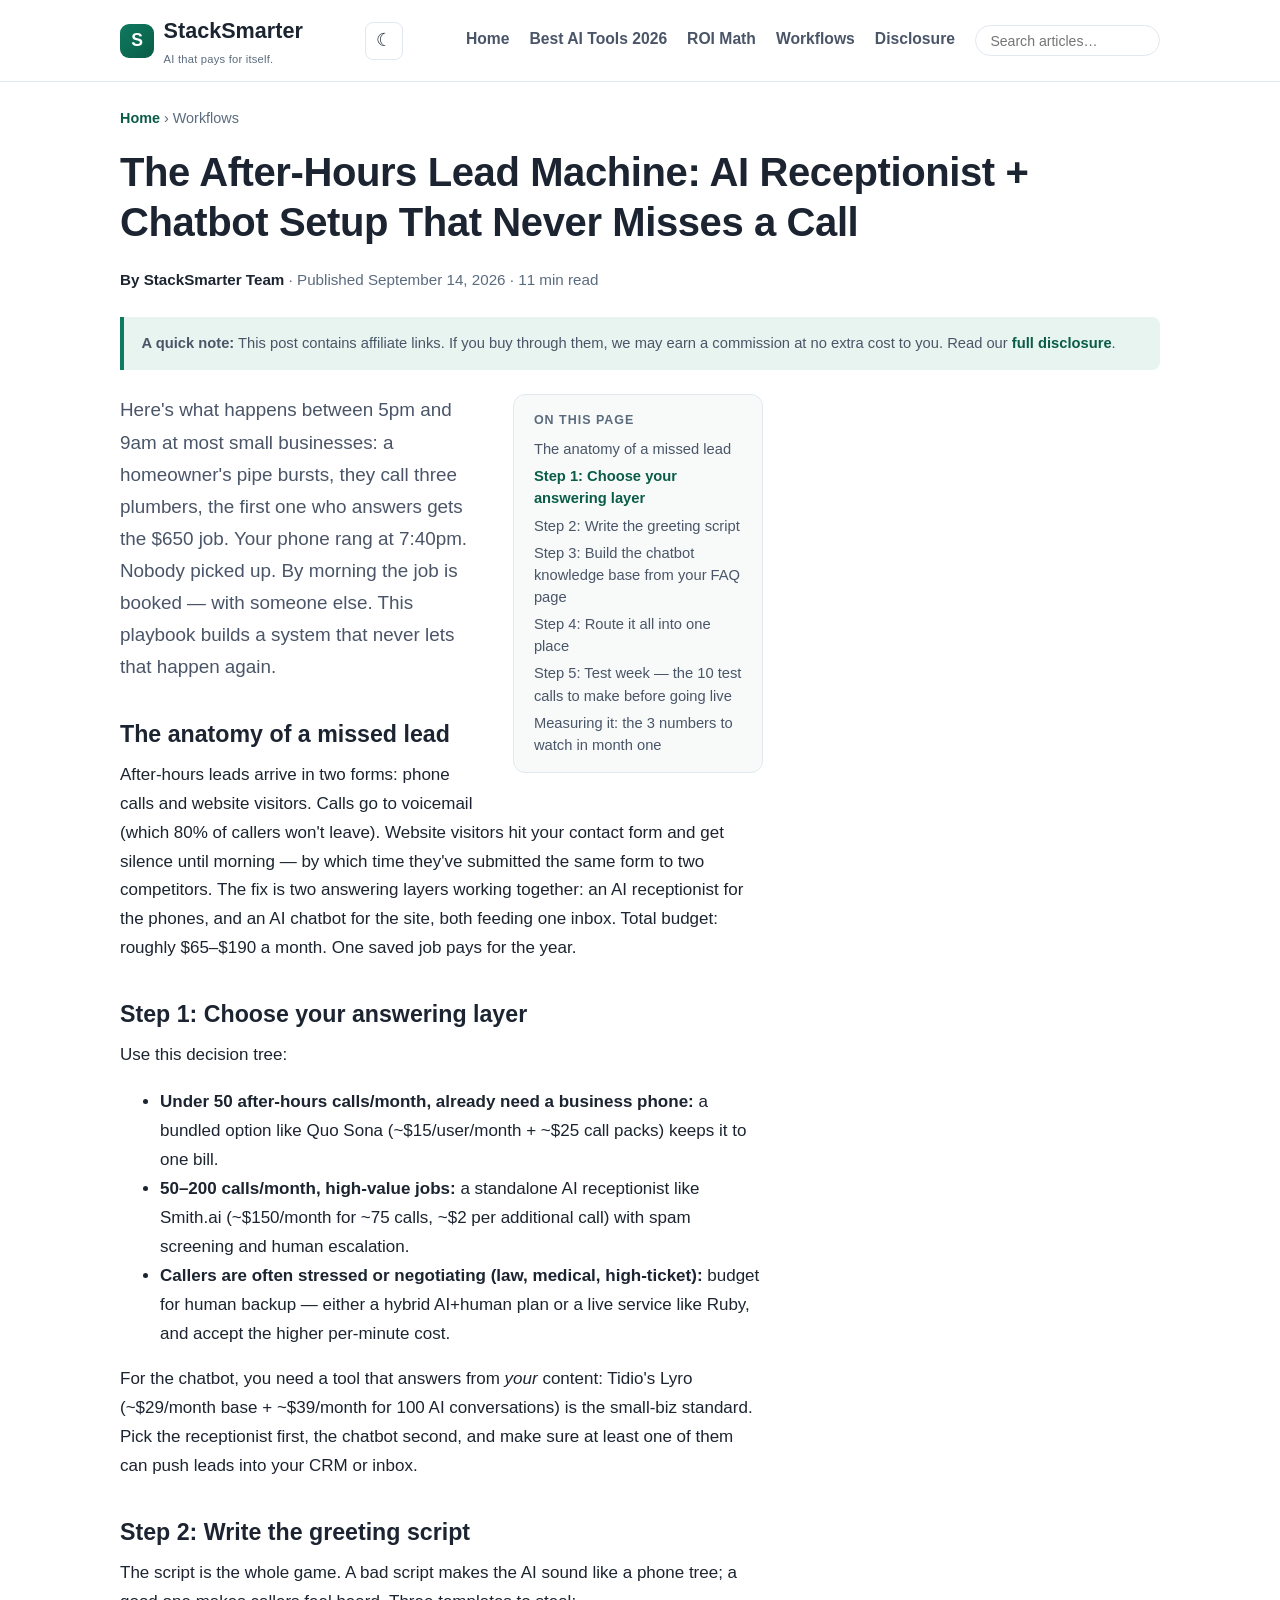
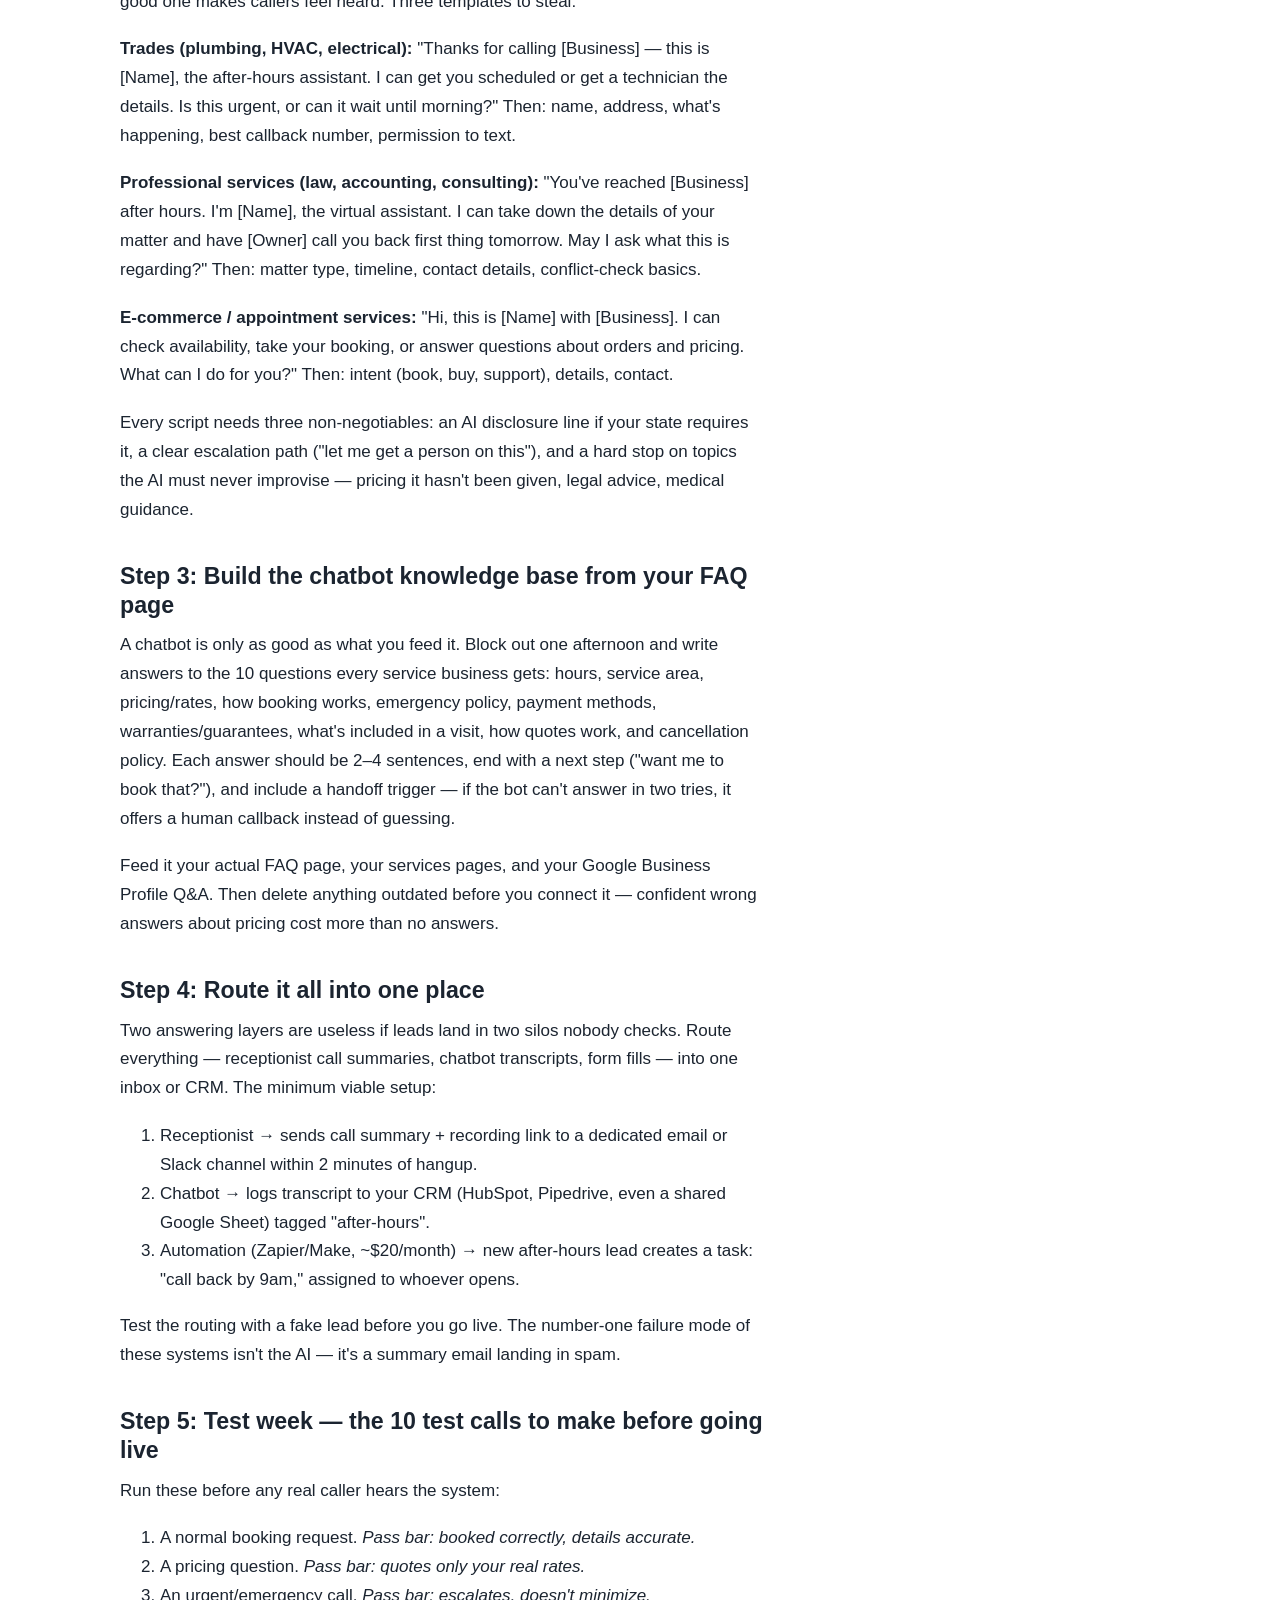
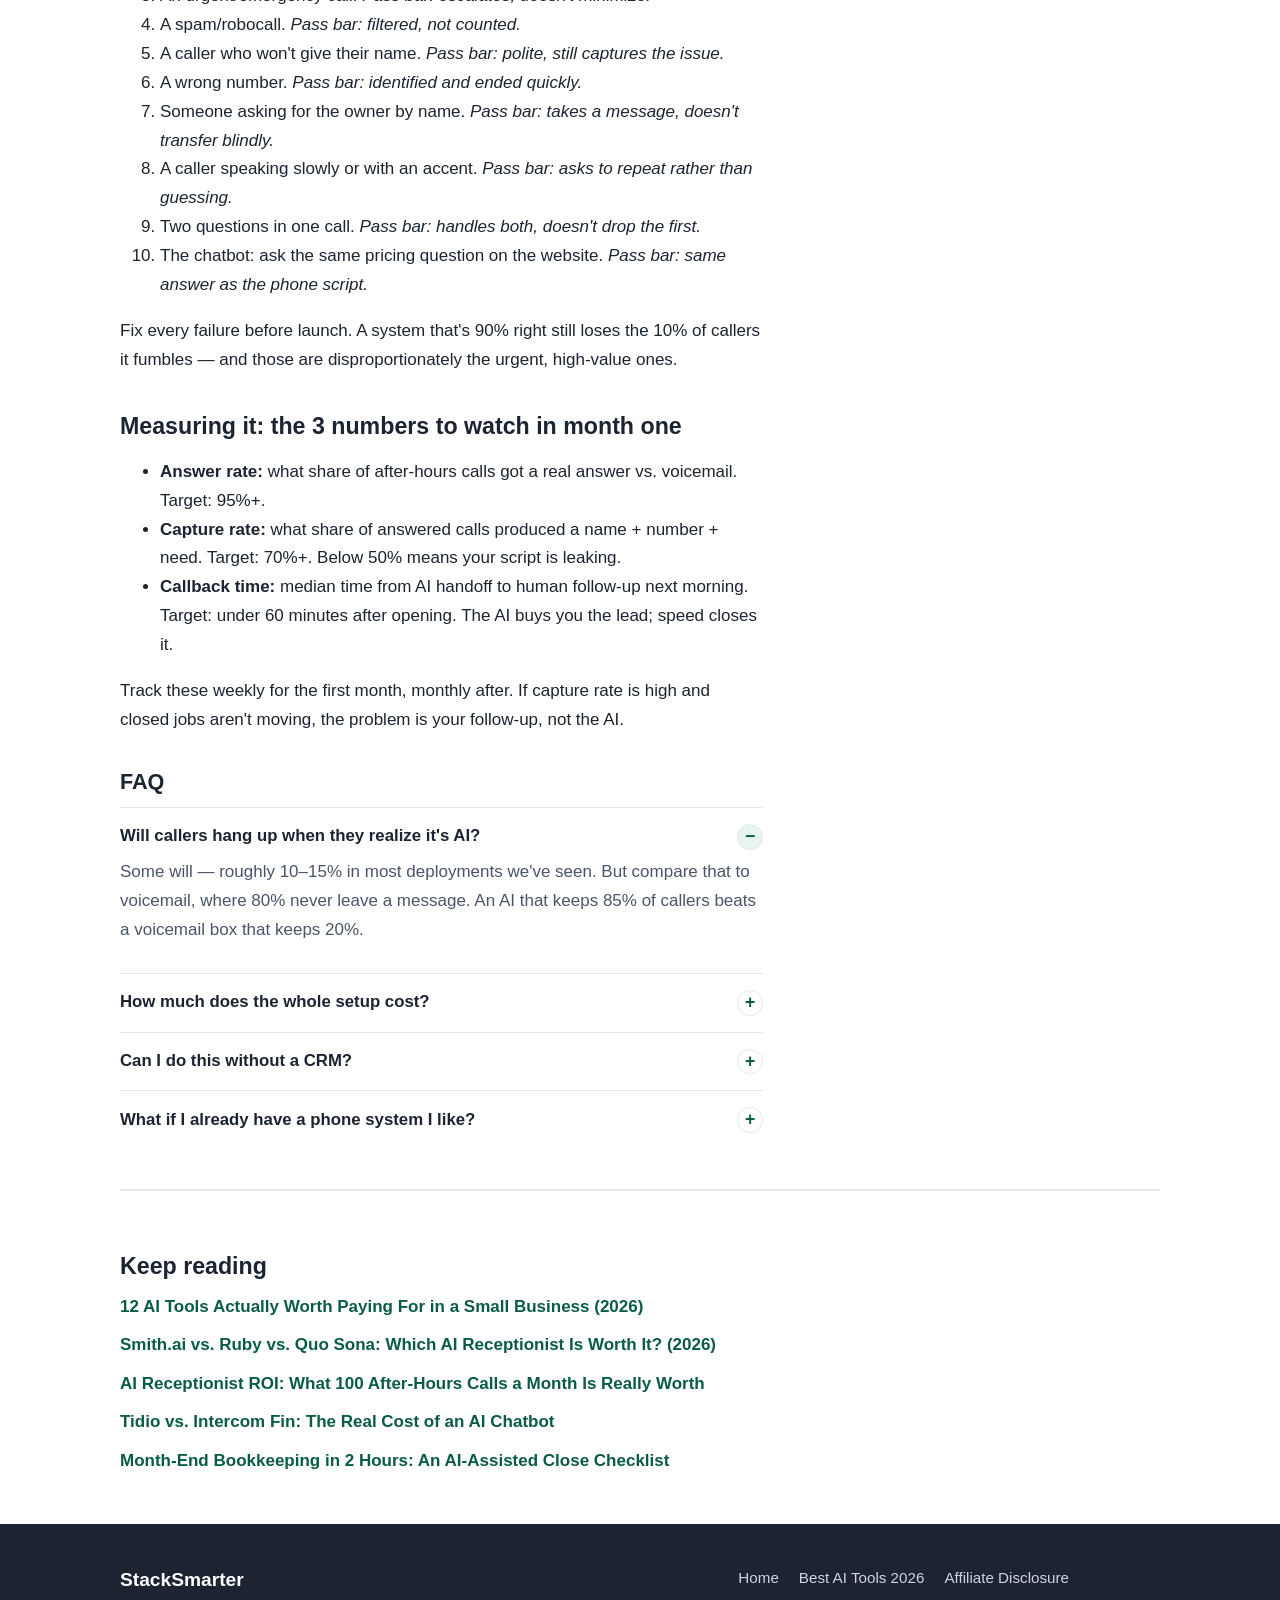
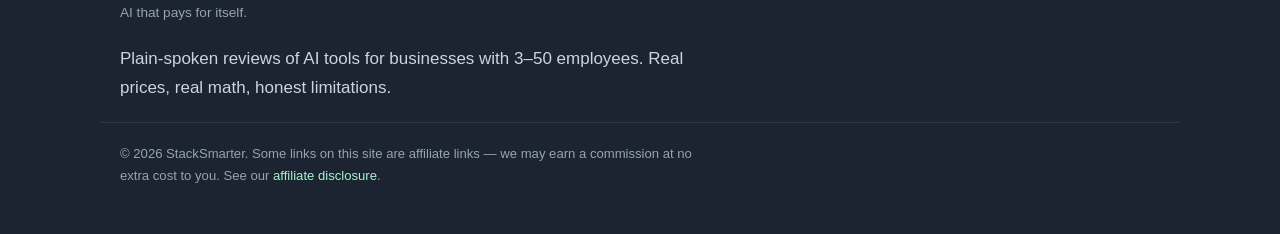
<file: articles/after-hours-lead-machine.html>
<!DOCTYPE html>
<html lang="en">
<head>
  <meta charset="UTF-8">
  <meta name="viewport" content="width=device-width, initial-scale=1.0">
  <meta name="color-scheme" content="light dark">
  <script>
    /* Set theme before first paint; defaults to OS preference. */
    (function () {
      try {
        var t = localStorage.getItem("ss-theme");
        if (!t) t = window.matchMedia("(prefers-color-scheme: dark)").matches ? "dark" : "light";
        document.documentElement.setAttribute("data-theme", t);
      } catch (e) { /* private mode etc. -> stay light */ }
    })();
  </script>
  <link rel="canonical" href="https://ai-tools-small-biz.pages.dev/articles/after-hours-lead-machine.html">
  <!-- MEDIVAVINE/JOURNEY: paste ad network script here -->
  <title>The After-Hours Lead Machine: Never Miss a Call Again (Setup Playbook) | StackSmarter</title>
  <meta name="description" content="A step-by-step playbook to build an AI receptionist + chatbot setup that captures every after-hours lead: decision tree, copy-paste greeting scripts, chatbot knowledge base, CRM routing, and the 10 test calls to make before launch.">
  <meta property="og:title" content="The After-Hours Lead Machine: AI Receptionist + Chatbot Setup That Never Misses a Call">
  <meta property="og:description" content="Pick the answering layer, script the greeting, build the chatbot brain, route it all into one inbox — with copy-paste scripts and a test-week checklist.">
  <meta property="og:type" content="article">
  <link rel="stylesheet" href="../styles.css">
</head>
<body>
  <header class="site-header">
    <div class="wrap">
      <a class="brand" href="../index.html"><span class="brand-mark">S</span><span>StackSmarter<small>AI that pays for itself.</small></span></a>
      <button class="nav-toggle" aria-label="Toggle navigation" aria-expanded="false">☰</button>
      <button class="theme-toggle" type="button" aria-label="Toggle dark mode" title="Toggle dark mode">
        <span class="theme-icon" aria-hidden="true">☾</span>
      </button>
      <nav class="main-nav" aria-label="Main navigation">
        <ul>
          <li><a href="../index.html">Home</a></li>
          <li><a href="12-ai-tools-worth-paying-for-2026.html">Best AI Tools 2026</a></li>
          <li><a href="ai-receptionist-roi-100-calls.html">ROI Math</a></li>
          <li><a href="after-hours-lead-machine.html">Workflows</a></li>
          <li><a href="../disclosure.html">Disclosure</a></li>
          <li class="nav-search"><form class="site-search" role="search" aria-label="Site search">
            <label class="visually-hidden" for="site-search-input">Search articles</label>
            <input id="site-search-input" type="search" name="q" placeholder="Search articles…" autocomplete="off" aria-expanded="false" aria-controls="site-search-results">
            <ul id="site-search-results" class="search-results" hidden></ul>
          </form></li>
        </ul>
      </nav>
    </div>
  </header>

  <main class="wrap">
    <nav class="breadcrumb" aria-label="Breadcrumb"><a href="../index.html">Home</a> &rsaquo; Workflows</nav>
    <article>
      <header class="article-head">
        <h1>The After-Hours Lead Machine: AI Receptionist + Chatbot Setup That Never Misses a Call</h1>
        <p class="meta"><span class="byline">By StackSmarter Team</span> &middot; Published September 14, 2026 &middot; 11 min read</p>
      </header>
      <div class="disclosure-notice">
        <strong>A quick note:</strong> This post contains affiliate links. If you buy through them, we may earn a commission at no extra cost to you. Read our <a href="../disclosure.html">full disclosure</a>.
      </div>
      <div class="article-body">
        <p class="lede">Here's what happens between 5pm and 9am at most small businesses: a homeowner's pipe bursts, they call three plumbers, the first one who answers gets the $650 job. Your phone rang at 7:40pm. Nobody picked up. By morning the job is booked — with someone else. This playbook builds a system that never lets that happen again.</p>

        <h2>The anatomy of a missed lead</h2>
        <p>After-hours leads arrive in two forms: phone calls and website visitors. Calls go to voicemail (which 80% of callers won't leave). Website visitors hit your contact form and get silence until morning — by which time they've submitted the same form to two competitors. The fix is two answering layers working together: an AI receptionist for the phones, and an AI chatbot for the site, both feeding one inbox. Total budget: roughly $65–$190 a month. One saved job pays for the year.</p>

        <h2>Step 1: Choose your answering layer</h2>
        <p>Use this decision tree:</p>
        <ul>
          <li><strong>Under 50 after-hours calls/month, already need a business phone:</strong> a bundled option like Quo Sona (~$15/user/month + ~$25 call packs) keeps it to one bill.</li>
          <li><strong>50–200 calls/month, high-value jobs:</strong> a standalone AI receptionist like Smith.ai (~$150/month for ~75 calls, ~$2 per additional call) with spam screening and human escalation.</li>
          <li><strong>Callers are often stressed or negotiating (law, medical, high-ticket):</strong> budget for human backup — either a hybrid AI+human plan or a live service like Ruby, and accept the higher per-minute cost.</li>
        </ul>
        <p>For the chatbot, you need a tool that answers from <em>your</em> content: Tidio's Lyro (~$29/month base + ~$39/month for 100 AI conversations) is the small-biz standard. Pick the receptionist first, the chatbot second, and make sure at least one of them can push leads into your CRM or inbox.</p>
        <!-- AFFILIATE: AI receptionist vendors — route via PartnerStack/Impact.com/CJ per current listings; chatbot vendors via PartnerStack/Impact.com/ShareASale -->

        <h2>Step 2: Write the greeting script</h2>
        <p>The script is the whole game. A bad script makes the AI sound like a phone tree; a good one makes callers feel heard. Three templates to steal:</p>
        <p><strong>Trades (plumbing, HVAC, electrical):</strong> "Thanks for calling [Business] — this is [Name], the after-hours assistant. I can get you scheduled or get a technician the details. Is this urgent, or can it wait until morning?" Then: name, address, what's happening, best callback number, permission to text.</p>
        <p><strong>Professional services (law, accounting, consulting):</strong> "You've reached [Business] after hours. I'm [Name], the virtual assistant. I can take down the details of your matter and have [Owner] call you back first thing tomorrow. May I ask what this is regarding?" Then: matter type, timeline, contact details, conflict-check basics.</p>
        <p><strong>E-commerce / appointment services:</strong> "Hi, this is [Name] with [Business]. I can check availability, take your booking, or answer questions about orders and pricing. What can I do for you?" Then: intent (book, buy, support), details, contact.</p>
        <p>Every script needs three non-negotiables: an AI disclosure line if your state requires it, a clear escalation path ("let me get a person on this"), and a hard stop on topics the AI must never improvise — pricing it hasn't been given, legal advice, medical guidance.</p>

        <h2>Step 3: Build the chatbot knowledge base from your FAQ page</h2>
        <p>A chatbot is only as good as what you feed it. Block out one afternoon and write answers to the 10 questions every service business gets: hours, service area, pricing/rates, how booking works, emergency policy, payment methods, warranties/guarantees, what's included in a visit, how quotes work, and cancellation policy. Each answer should be 2–4 sentences, end with a next step ("want me to book that?"), and include a handoff trigger — if the bot can't answer in two tries, it offers a human callback instead of guessing.</p>
        <p>Feed it your actual FAQ page, your services pages, and your Google Business Profile Q&A. Then delete anything outdated before you connect it — confident wrong answers about pricing cost more than no answers.</p>
        <!-- AFFILIATE: Tidio/Lyro — chatbot affiliate programs typically run via PartnerStack/Impact.com/ShareASale -->

        <h2>Step 4: Route it all into one place</h2>
        <p>Two answering layers are useless if leads land in two silos nobody checks. Route everything — receptionist call summaries, chatbot transcripts, form fills — into one inbox or CRM. The minimum viable setup:</p>
        <ol>
          <li>Receptionist → sends call summary + recording link to a dedicated email or Slack channel within 2 minutes of hangup.</li>
          <li>Chatbot → logs transcript to your CRM (HubSpot, Pipedrive, even a shared Google Sheet) tagged "after-hours".</li>
          <li>Automation (Zapier/Make, ~$20/month) → new after-hours lead creates a task: "call back by 9am," assigned to whoever opens.</li>
        </ol>
        <p>Test the routing with a fake lead before you go live. The number-one failure mode of these systems isn't the AI — it's a summary email landing in spam.</p>

        <h2>Step 5: Test week — the 10 test calls to make before going live</h2>
        <p>Run these before any real caller hears the system:</p>
        <ol>
          <li>A normal booking request. <em>Pass bar: booked correctly, details accurate.</em></li>
          <li>A pricing question. <em>Pass bar: quotes only your real rates.</em></li>
          <li>An urgent/emergency call. <em>Pass bar: escalates, doesn't minimize.</em></li>
          <li>A spam/robocall. <em>Pass bar: filtered, not counted.</em></li>
          <li>A caller who won't give their name. <em>Pass bar: polite, still captures the issue.</em></li>
          <li>A wrong number. <em>Pass bar: identified and ended quickly.</em></li>
          <li>Someone asking for the owner by name. <em>Pass bar: takes a message, doesn't transfer blindly.</em></li>
          <li>A caller speaking slowly or with an accent. <em>Pass bar: asks to repeat rather than guessing.</em></li>
          <li>Two questions in one call. <em>Pass bar: handles both, doesn't drop the first.</em></li>
          <li>The chatbot: ask the same pricing question on the website. <em>Pass bar: same answer as the phone script.</em></li>
        </ol>
        <p>Fix every failure before launch. A system that's 90% right still loses the 10% of callers it fumbles — and those are disproportionately the urgent, high-value ones.</p>

        <h2>Measuring it: the 3 numbers to watch in month one</h2>
        <ul>
          <li><strong>Answer rate:</strong> what share of after-hours calls got a real answer vs. voicemail. Target: 95%+.</li>
          <li><strong>Capture rate:</strong> what share of answered calls produced a name + number + need. Target: 70%+. Below 50% means your script is leaking.</li>
          <li><strong>Callback time:</strong> median time from AI handoff to human follow-up next morning. Target: under 60 minutes after opening. The AI buys you the lead; speed closes it.</li>
        </ul>
        <p>Track these weekly for the first month, monthly after. If capture rate is high and closed jobs aren't moving, the problem is your follow-up, not the AI.</p>

        <div class="faq">
          <h2>FAQ</h2>
          <div class="faq-item">
            <h3>Will callers hang up when they realize it's AI?</h3>
            <p>Some will — roughly 10–15% in most deployments we've seen. But compare that to voicemail, where 80% never leave a message. An AI that keeps 85% of callers beats a voicemail box that keeps 20%.</p>
          </div>
          <div class="faq-item">
            <h3>How much does the whole setup cost?</h3>
            <p>Budget $65–$190/month: ~$25–150 for the receptionist layer depending on call volume, ~$39–70 for the chatbot, ~$20 if you add an automation tool for routing. One saved $500 job covers 3–7 months.</p>
          </div>
          <div class="faq-item">
            <h3>Can I do this without a CRM?</h3>
            <p>Yes — a dedicated email inbox or Slack channel works for the first 90 days. Move to a CRM when you're losing track of follow-ups, which usually happens around 30+ leads a month.</p>
          </div>
          <div class="faq-item">
            <h3>What if I already have a phone system I like?</h3>
            <p>Use a standalone receptionist service (Smith.ai-style) that forwards from your existing number after hours. Don't rip out working phones to get an AI feature — forward, don't replace.</p>
          </div>
        </div>
      </div>

      <section class="keep-reading" aria-label="Keep reading">
        <h2>Keep reading</h2>
        <ul>
          <li><a href="12-ai-tools-worth-paying-for-2026.html">12 AI Tools Actually Worth Paying For in a Small Business (2026)</a></li>
          <li><a href="smith-ai-vs-ruby-vs-quo-sona.html">Smith.ai vs. Ruby vs. Quo Sona: Which AI Receptionist Is Worth It? (2026)</a></li>
          <li><a href="ai-receptionist-roi-100-calls.html">AI Receptionist ROI: What 100 After-Hours Calls a Month Is Really Worth</a></li>
          <li><a href="tidio-vs-intercom-fin-chatbot-cost.html">Tidio vs. Intercom Fin: The Real Cost of an AI Chatbot</a></li>
          <li><a href="month-end-bookkeeping-2-hours.html">Month-End Bookkeeping in 2 Hours: An AI-Assisted Close Checklist</a></li>
        </ul>
      </section>
    </article>
  </main>

  <footer class="site-footer">
    <div class="wrap">
      <div>
        <p class="footer-brand">StackSmarter<span class="tag">AI that pays for itself.</span></p>
        <p>Plain-spoken reviews of AI tools for businesses with 3–50 employees. Real prices, real math, honest limitations.</p>
      </div>
      <nav class="footer-nav" aria-label="Footer">
        <ul>
          <li><a href="../index.html">Home</a></li>
          <li><a href="12-ai-tools-worth-paying-for-2026.html">Best AI Tools 2026</a></li>
          <li><a href="../disclosure.html">Affiliate Disclosure</a></li>
        </ul>
      </nav>
    </div>
    <div class="wrap footer-fine">
      <p>© 2026 StackSmarter. Some links on this site are affiliate links — we may earn a commission at no extra cost to you. See our <a href="../disclosure.html">affiliate disclosure</a>.</p>
    </div>
  </footer>
  <script src="../assets/site.js" defer></script>
</body>
</html>
</file>
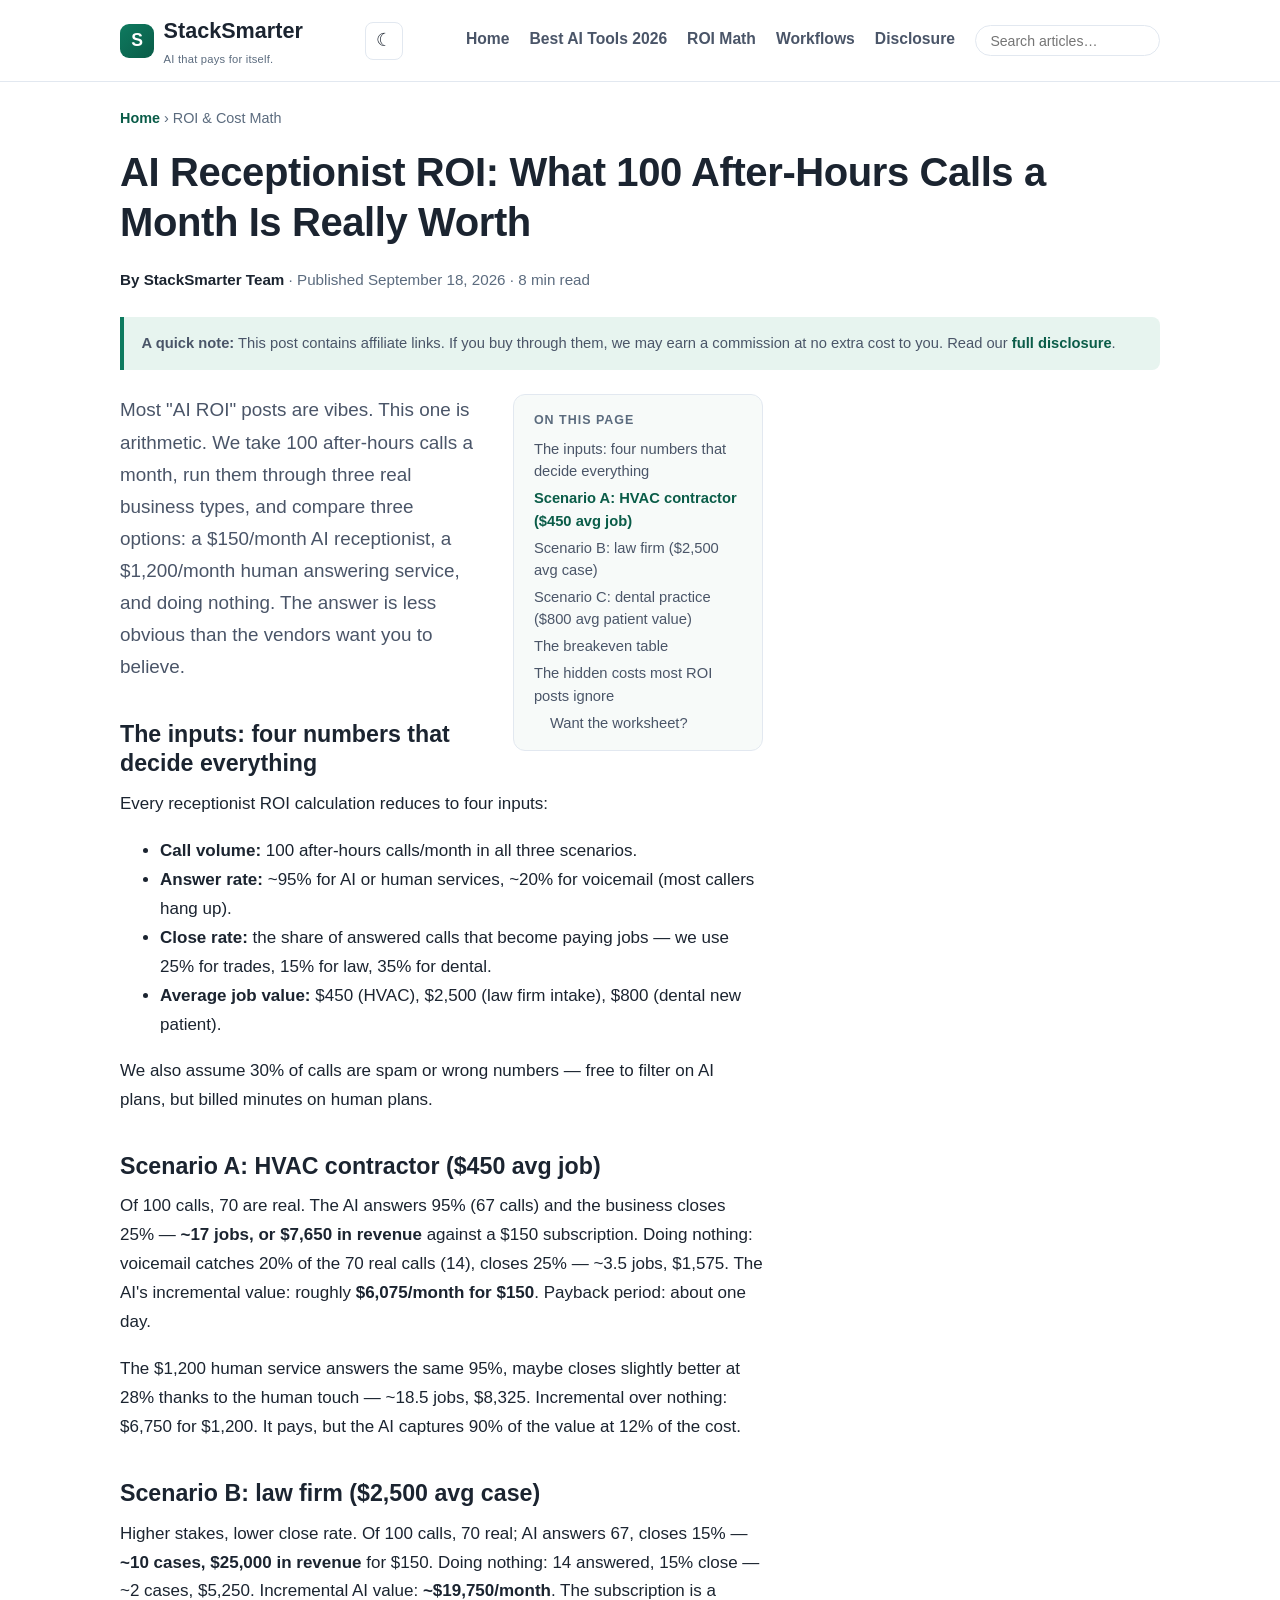
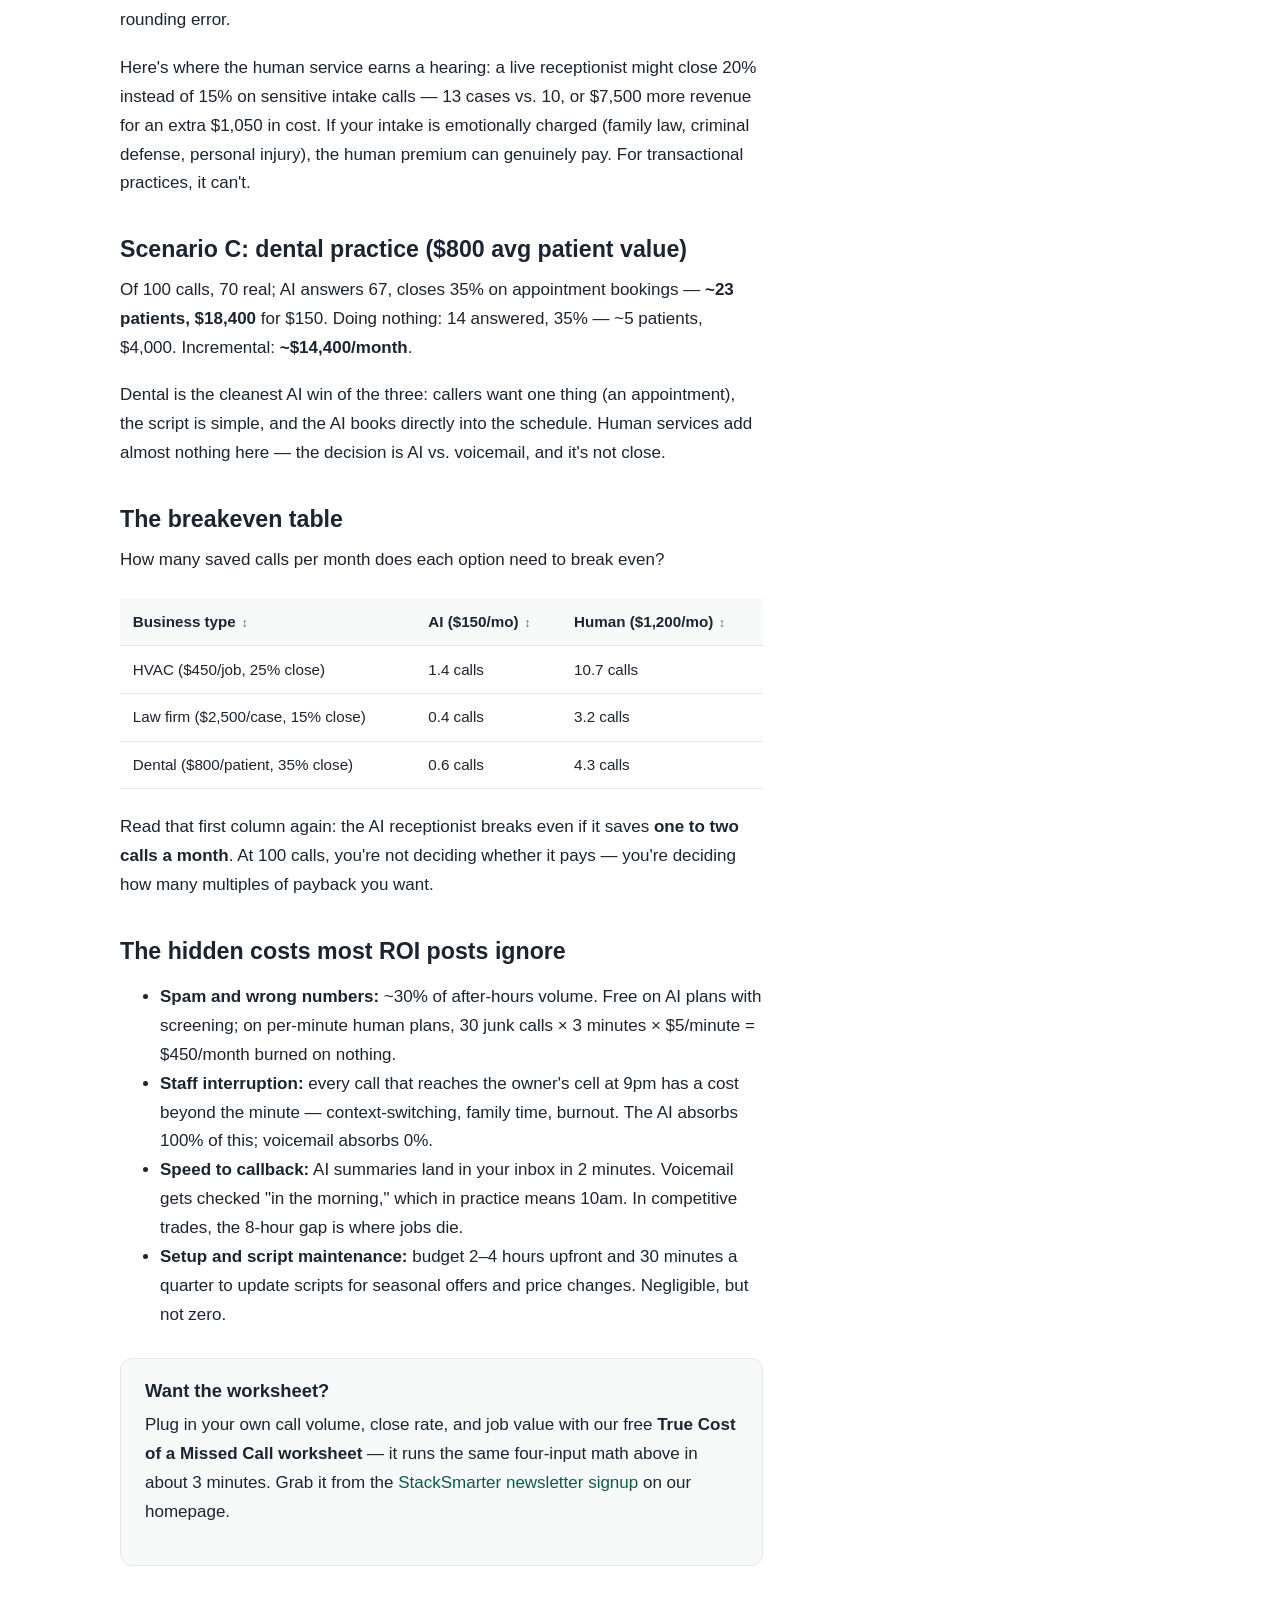
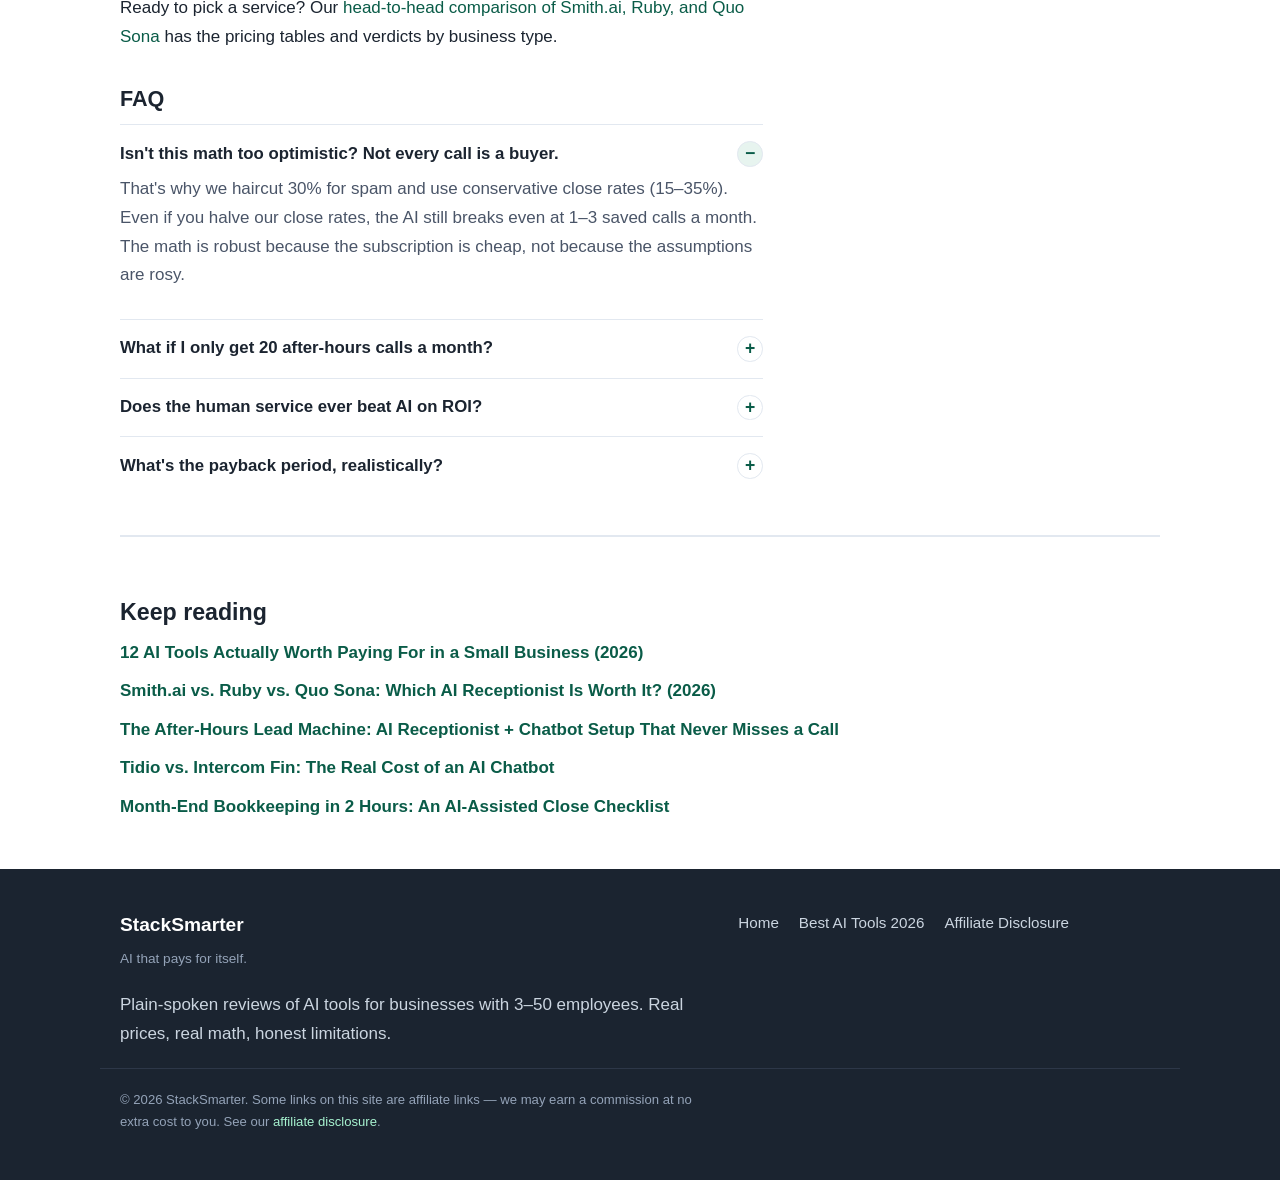
<file: articles/ai-receptionist-roi-100-calls.html>
<!DOCTYPE html>
<html lang="en">
<head>
  <meta charset="UTF-8">
  <meta name="viewport" content="width=device-width, initial-scale=1.0">
  <meta name="color-scheme" content="light dark">
  <script>
    /* Set theme before first paint; defaults to OS preference. */
    (function () {
      try {
        var t = localStorage.getItem("ss-theme");
        if (!t) t = window.matchMedia("(prefers-color-scheme: dark)").matches ? "dark" : "light";
        document.documentElement.setAttribute("data-theme", t);
      } catch (e) { /* private mode etc. -> stay light */ }
    })();
  </script>
  <link rel="canonical" href="https://ai-tools-small-biz.pages.dev/articles/ai-receptionist-roi-100-calls.html">
  <!-- MEDIVAVINE/JOURNEY: paste ad network script here -->
  <title>AI Receptionist ROI: What 100 After-Hours Calls a Month Is Really Worth | StackSmarter</title>
  <meta name="description" content="The payback math for a $150/month AI receptionist vs. a $1,200/month human service vs. missing calls entirely — worked for an HVAC contractor, a law firm, and a dental practice, with a breakeven table.">
  <meta property="og:title" content="AI Receptionist ROI: What 100 After-Hours Calls a Month Is Really Worth">
  <meta property="og:description" content="Three business types, one $150/month AI receptionist, real payback math — plus the hidden costs most ROI posts ignore.">
  <meta property="og:type" content="article">
  <link rel="stylesheet" href="../styles.css">
</head>
<body>
  <header class="site-header">
    <div class="wrap">
      <a class="brand" href="../index.html"><span class="brand-mark">S</span><span>StackSmarter<small>AI that pays for itself.</small></span></a>
      <button class="nav-toggle" aria-label="Toggle navigation" aria-expanded="false">☰</button>
      <button class="theme-toggle" type="button" aria-label="Toggle dark mode" title="Toggle dark mode">
        <span class="theme-icon" aria-hidden="true">☾</span>
      </button>
      <nav class="main-nav" aria-label="Main navigation">
        <ul>
          <li><a href="../index.html">Home</a></li>
          <li><a href="12-ai-tools-worth-paying-for-2026.html">Best AI Tools 2026</a></li>
          <li><a href="ai-receptionist-roi-100-calls.html">ROI Math</a></li>
          <li><a href="after-hours-lead-machine.html">Workflows</a></li>
          <li><a href="../disclosure.html">Disclosure</a></li>
          <li class="nav-search"><form class="site-search" role="search" aria-label="Site search">
            <label class="visually-hidden" for="site-search-input">Search articles</label>
            <input id="site-search-input" type="search" name="q" placeholder="Search articles…" autocomplete="off" aria-expanded="false" aria-controls="site-search-results">
            <ul id="site-search-results" class="search-results" hidden></ul>
          </form></li>
        </ul>
      </nav>
    </div>
  </header>

  <main class="wrap">
    <nav class="breadcrumb" aria-label="Breadcrumb"><a href="../index.html">Home</a> &rsaquo; ROI &amp; Cost Math</nav>
    <article>
      <header class="article-head">
        <h1>AI Receptionist ROI: What 100 After-Hours Calls a Month Is Really Worth</h1>
        <p class="meta"><span class="byline">By StackSmarter Team</span> &middot; Published September 18, 2026 &middot; 8 min read</p>
      </header>
      <div class="disclosure-notice">
        <strong>A quick note:</strong> This post contains affiliate links. If you buy through them, we may earn a commission at no extra cost to you. Read our <a href="../disclosure.html">full disclosure</a>.
      </div>
      <div class="article-body">
        <p class="lede">Most "AI ROI" posts are vibes. This one is arithmetic. We take 100 after-hours calls a month, run them through three real business types, and compare three options: a $150/month AI receptionist, a $1,200/month human answering service, and doing nothing. The answer is less obvious than the vendors want you to believe.</p>

        <h2>The inputs: four numbers that decide everything</h2>
        <p>Every receptionist ROI calculation reduces to four inputs:</p>
        <ul>
          <li><strong>Call volume:</strong> 100 after-hours calls/month in all three scenarios.</li>
          <li><strong>Answer rate:</strong> ~95% for AI or human services, ~20% for voicemail (most callers hang up).</li>
          <li><strong>Close rate:</strong> the share of answered calls that become paying jobs — we use 25% for trades, 15% for law, 35% for dental.</li>
          <li><strong>Average job value:</strong> $450 (HVAC), $2,500 (law firm intake), $800 (dental new patient).</li>
        </ul>
        <p>We also assume 30% of calls are spam or wrong numbers — free to filter on AI plans, but billed minutes on human plans.</p>

        <h2>Scenario A: HVAC contractor ($450 avg job)</h2>
        <p>Of 100 calls, 70 are real. The AI answers 95% (67 calls) and the business closes 25% — <strong>~17 jobs, or $7,650 in revenue</strong> against a $150 subscription. Doing nothing: voicemail catches 20% of the 70 real calls (14), closes 25% — ~3.5 jobs, $1,575. The AI's incremental value: roughly <strong>$6,075/month for $150</strong>. Payback period: about one day.</p>
        <p>The $1,200 human service answers the same 95%, maybe closes slightly better at 28% thanks to the human touch — ~18.5 jobs, $8,325. Incremental over nothing: $6,750 for $1,200. It pays, but the AI captures 90% of the value at 12% of the cost.</p>

        <h2>Scenario B: law firm ($2,500 avg case)</h2>
        <p>Higher stakes, lower close rate. Of 100 calls, 70 real; AI answers 67, closes 15% — <strong>~10 cases, $25,000 in revenue</strong> for $150. Doing nothing: 14 answered, 15% close — ~2 cases, $5,250. Incremental AI value: <strong>~$19,750/month</strong>. The subscription is a rounding error.</p>
        <p>Here's where the human service earns a hearing: a live receptionist might close 20% instead of 15% on sensitive intake calls — 13 cases vs. 10, or $7,500 more revenue for an extra $1,050 in cost. If your intake is emotionally charged (family law, criminal defense, personal injury), the human premium can genuinely pay. For transactional practices, it can't.</p>

        <h2>Scenario C: dental practice ($800 avg patient value)</h2>
        <p>Of 100 calls, 70 real; AI answers 67, closes 35% on appointment bookings — <strong>~23 patients, $18,400</strong> for $150. Doing nothing: 14 answered, 35% — ~5 patients, $4,000. Incremental: <strong>~$14,400/month</strong>.</p>
        <p>Dental is the cleanest AI win of the three: callers want one thing (an appointment), the script is simple, and the AI books directly into the schedule. Human services add almost nothing here — the decision is AI vs. voicemail, and it's not close.</p>

        <h2>The breakeven table</h2>
        <p>How many saved calls per month does each option need to break even?</p>
        <table>
          <thead>
            <tr><th>Business type</th><th>AI ($150/mo)</th><th>Human ($1,200/mo)</th></tr>
          </thead>
          <tbody>
            <tr><td>HVAC ($450/job, 25% close)</td><td>1.4 calls</td><td>10.7 calls</td></tr>
            <tr><td>Law firm ($2,500/case, 15% close)</td><td>0.4 calls</td><td>3.2 calls</td></tr>
            <tr><td>Dental ($800/patient, 35% close)</td><td>0.6 calls</td><td>4.3 calls</td></tr>
          </tbody>
        </table>
        <p>Read that first column again: the AI receptionist breaks even if it saves <strong>one to two calls a month</strong>. At 100 calls, you're not deciding whether it pays — you're deciding how many multiples of payback you want.</p>

        <h2>The hidden costs most ROI posts ignore</h2>
        <ul>
          <li><strong>Spam and wrong numbers:</strong> ~30% of after-hours volume. Free on AI plans with screening; on per-minute human plans, 30 junk calls × 3 minutes × $5/minute = $450/month burned on nothing.</li>
          <li><strong>Staff interruption:</strong> every call that reaches the owner's cell at 9pm has a cost beyond the minute — context-switching, family time, burnout. The AI absorbs 100% of this; voicemail absorbs 0%.</li>
          <li><strong>Speed to callback:</strong> AI summaries land in your inbox in 2 minutes. Voicemail gets checked "in the morning," which in practice means 10am. In competitive trades, the 8-hour gap is where jobs die.</li>
          <li><strong>Setup and script maintenance:</strong> budget 2–4 hours upfront and 30 minutes a quarter to update scripts for seasonal offers and price changes. Negligible, but not zero.</li>
        </ul>

        <div class="callout">
          <h3>Want the worksheet?</h3>
          <p>Plug in your own call volume, close rate, and job value with our free <strong>True Cost of a Missed Call worksheet</strong> — it runs the same four-input math above in about 3 minutes. Grab it from the <a href="../index.html">StackSmarter newsletter signup</a> on our homepage.</p>
          <!-- AFFILIATE: receptionist comparison post is the commission hub — link readers to smith-ai-vs-ruby-vs-quo-sona.html where vendor affiliate links live -->
        </div>
        <p>Ready to pick a service? Our <a href="smith-ai-vs-ruby-vs-quo-sona.html">head-to-head comparison of Smith.ai, Ruby, and Quo Sona</a> has the pricing tables and verdicts by business type.</p>

        <div class="faq">
          <h2>FAQ</h2>
          <div class="faq-item">
            <h3>Isn't this math too optimistic? Not every call is a buyer.</h3>
            <p>That's why we haircut 30% for spam and use conservative close rates (15–35%). Even if you halve our close rates, the AI still breaks even at 1–3 saved calls a month. The math is robust because the subscription is cheap, not because the assumptions are rosy.</p>
          </div>
          <div class="faq-item">
            <h3>What if I only get 20 after-hours calls a month?</h3>
            <p>At 20 calls, the breakeven is still ~1–2 saved calls — but look at the budget tier. A $25–40/month call pack (Quo Sona-style) fits better than a $150 plan. Match the plan to the volume; don't buy 150-call capacity for 20 calls.</p>
          </div>
          <div class="faq-item">
            <h3>Does the human service ever beat AI on ROI?</h3>
            <p>Yes, in one case: high-value, emotionally charged intake (law, medical, high-ticket sales) where a human closes meaningfully more calls. The premium is ~$1,050/month over AI — it needs to save roughly one extra $2,500 case every 2–3 months to justify itself. Often it does.</p>
          </div>
          <div class="faq-item">
            <h3>What's the payback period, realistically?</h3>
            <p>For the AI option at 100 calls/month: days, not months. The honest caveat is month one — script tuning and test calls mean week one underperforms. Judge it at day 30, not day 7.</p>
          </div>
        </div>
      </div>

      <section class="keep-reading" aria-label="Keep reading">
        <h2>Keep reading</h2>
        <ul>
          <li><a href="12-ai-tools-worth-paying-for-2026.html">12 AI Tools Actually Worth Paying For in a Small Business (2026)</a></li>
          <li><a href="smith-ai-vs-ruby-vs-quo-sona.html">Smith.ai vs. Ruby vs. Quo Sona: Which AI Receptionist Is Worth It? (2026)</a></li>
          <li><a href="after-hours-lead-machine.html">The After-Hours Lead Machine: AI Receptionist + Chatbot Setup That Never Misses a Call</a></li>
          <li><a href="tidio-vs-intercom-fin-chatbot-cost.html">Tidio vs. Intercom Fin: The Real Cost of an AI Chatbot</a></li>
          <li><a href="month-end-bookkeeping-2-hours.html">Month-End Bookkeeping in 2 Hours: An AI-Assisted Close Checklist</a></li>
        </ul>
      </section>
    </article>
  </main>

  <footer class="site-footer">
    <div class="wrap">
      <div>
        <p class="footer-brand">StackSmarter<span class="tag">AI that pays for itself.</span></p>
        <p>Plain-spoken reviews of AI tools for businesses with 3–50 employees. Real prices, real math, honest limitations.</p>
      </div>
      <nav class="footer-nav" aria-label="Footer">
        <ul>
          <li><a href="../index.html">Home</a></li>
          <li><a href="12-ai-tools-worth-paying-for-2026.html">Best AI Tools 2026</a></li>
          <li><a href="../disclosure.html">Affiliate Disclosure</a></li>
        </ul>
      </nav>
    </div>
    <div class="wrap footer-fine">
      <p>© 2026 StackSmarter. Some links on this site are affiliate links — we may earn a commission at no extra cost to you. See our <a href="../disclosure.html">affiliate disclosure</a>.</p>
    </div>
  </footer>
  <script src="../assets/site.js" defer></script>
</body>
</html>
</file>
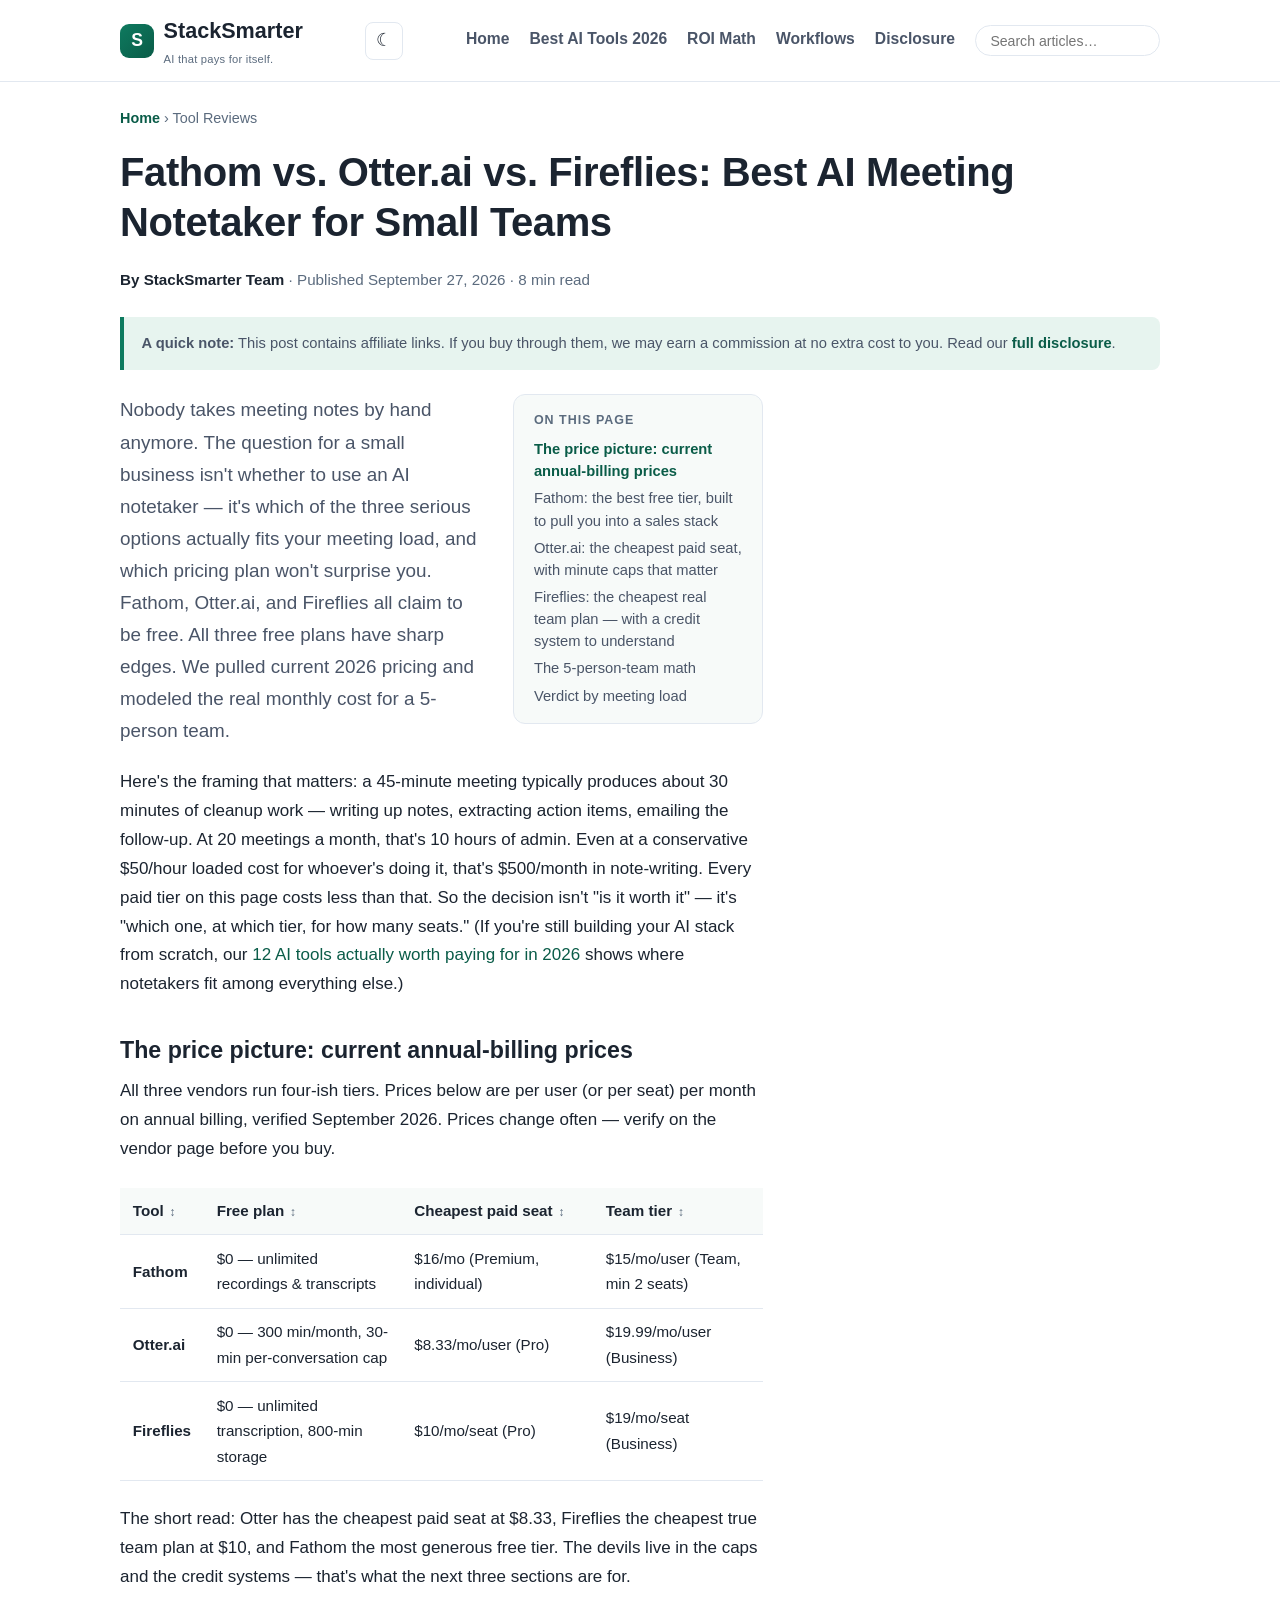
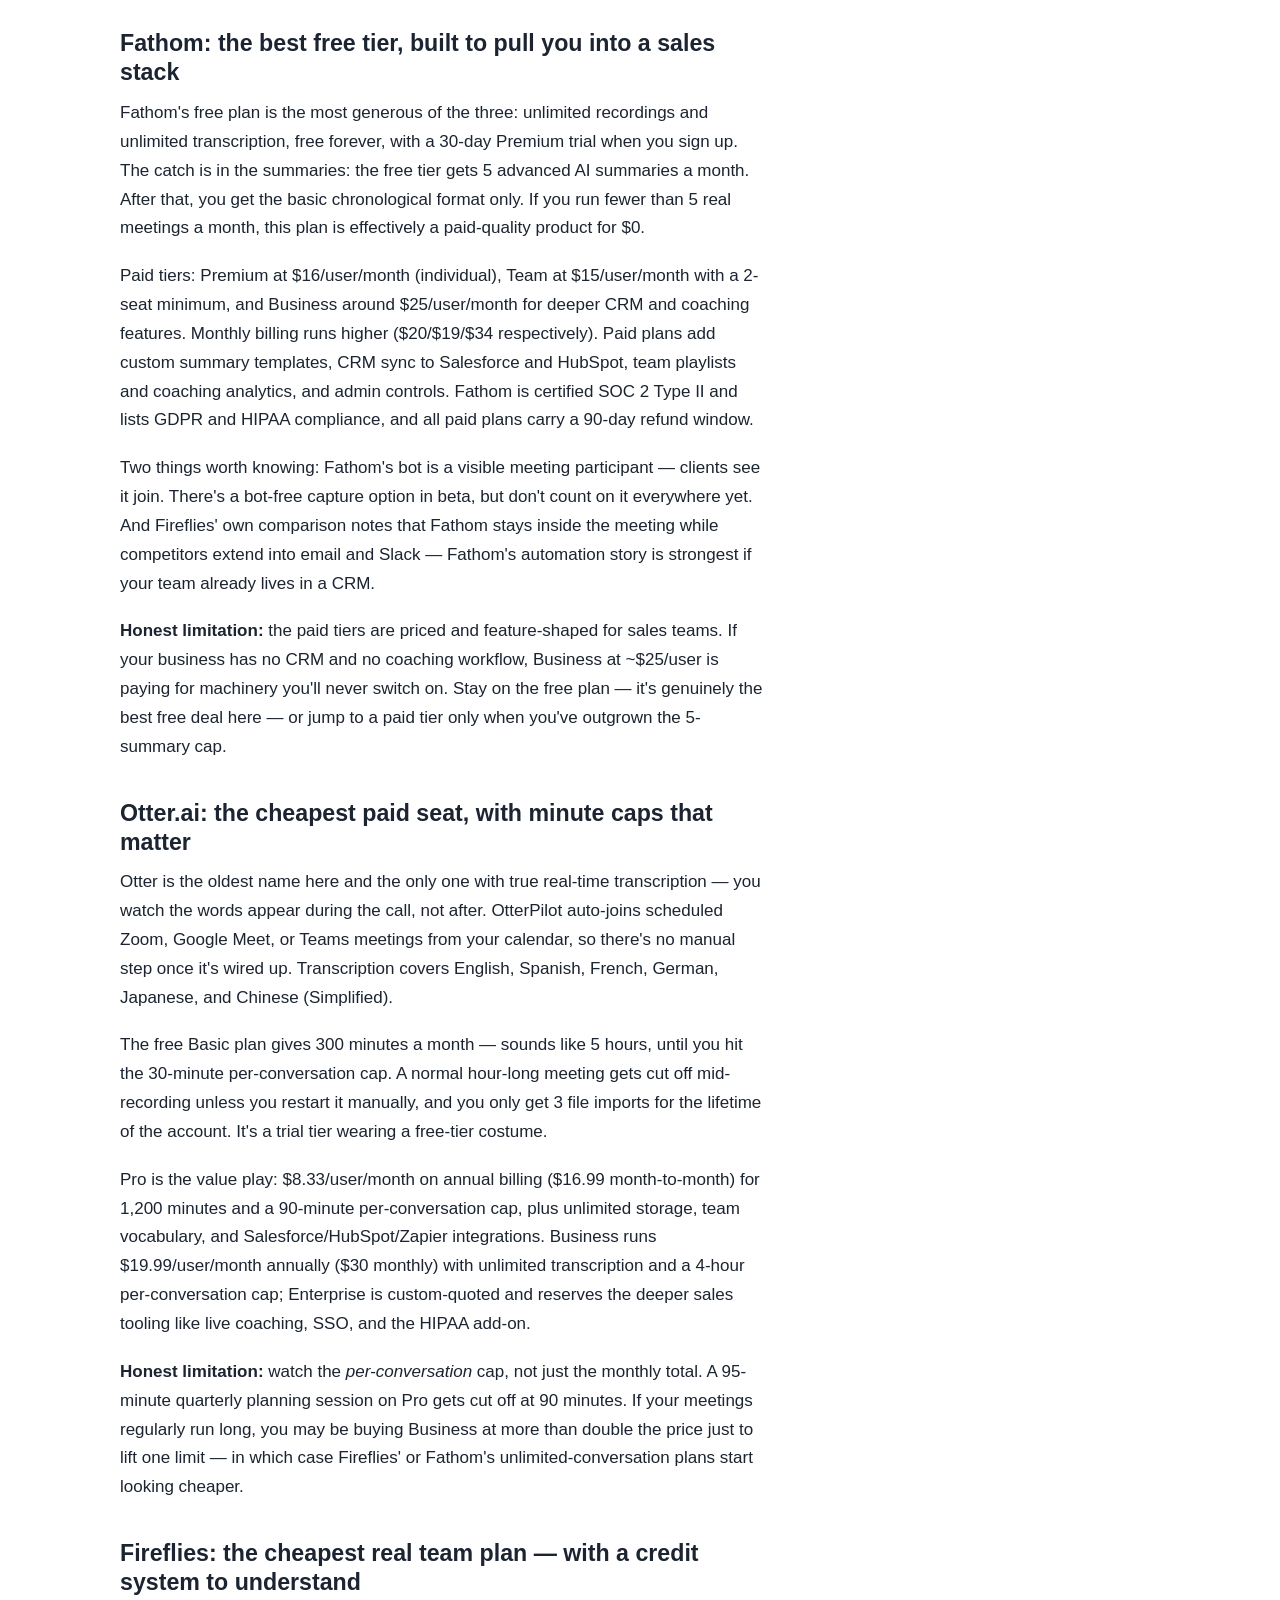
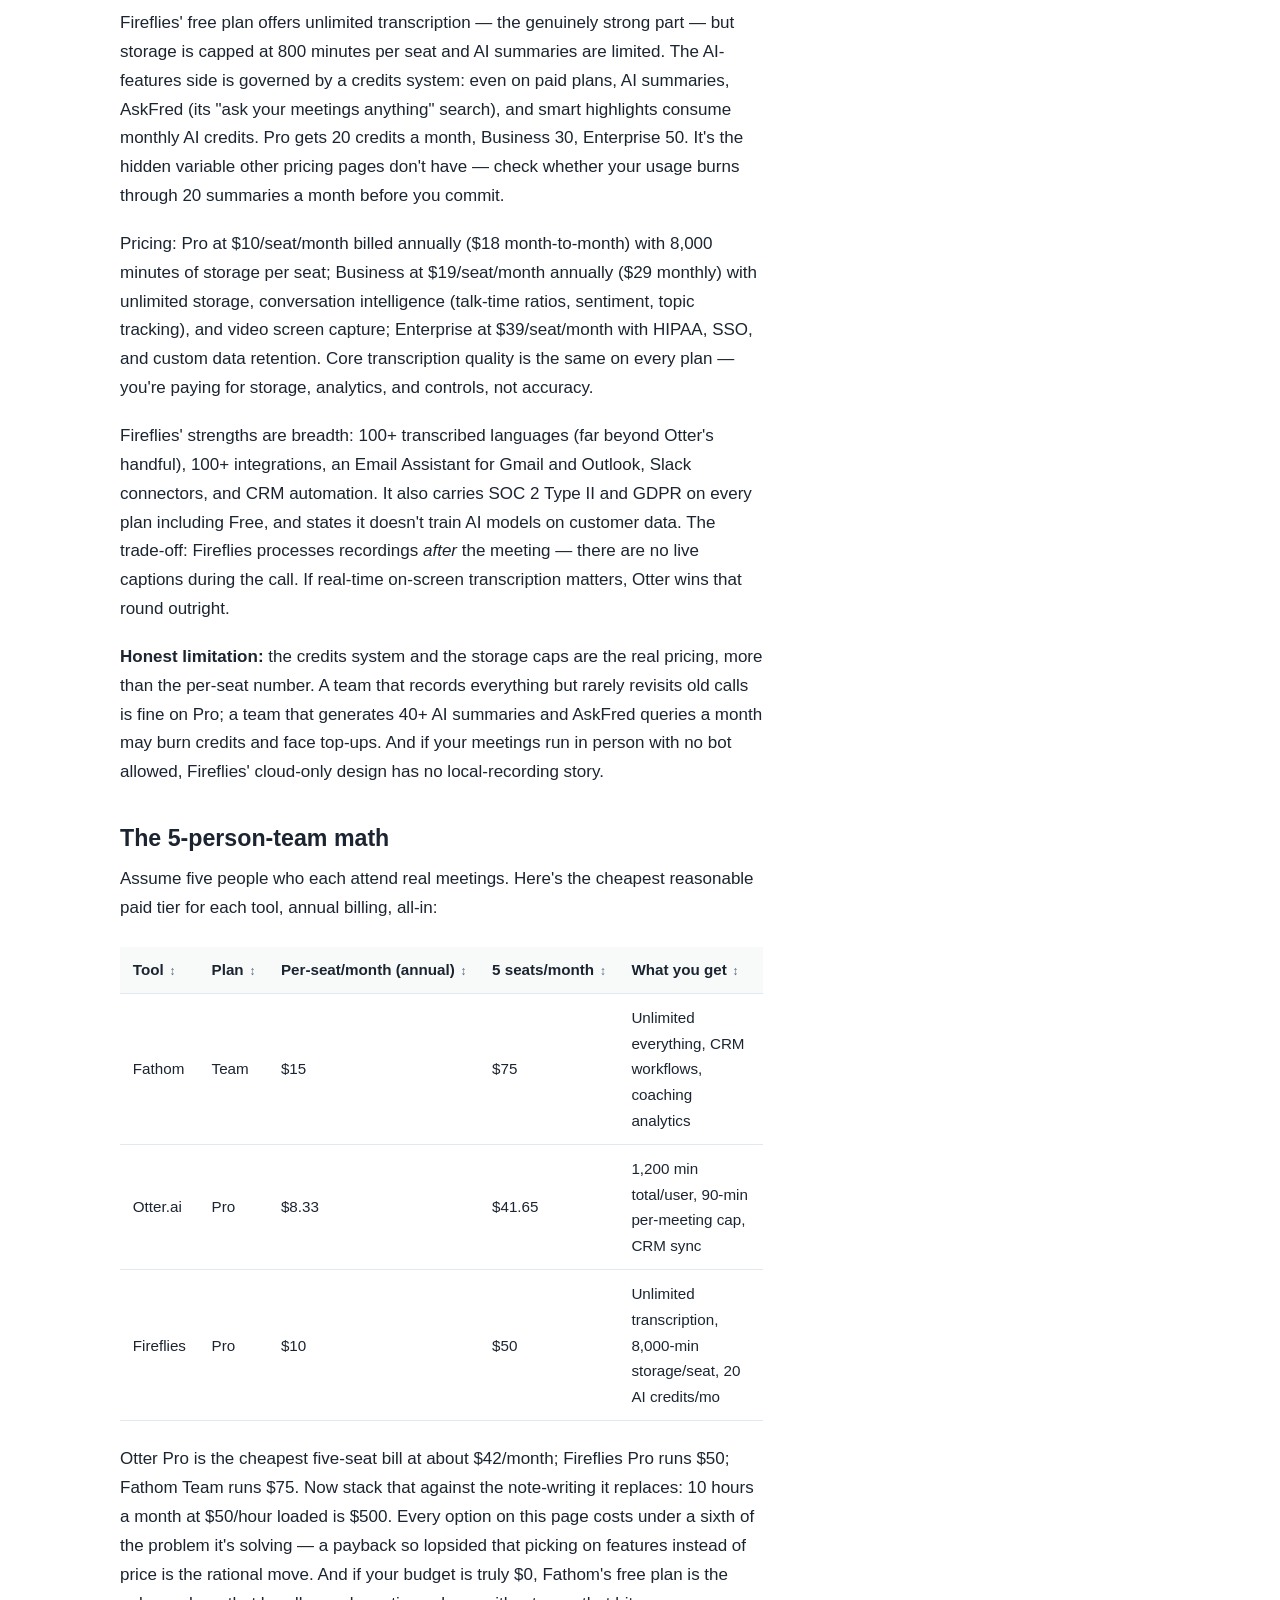
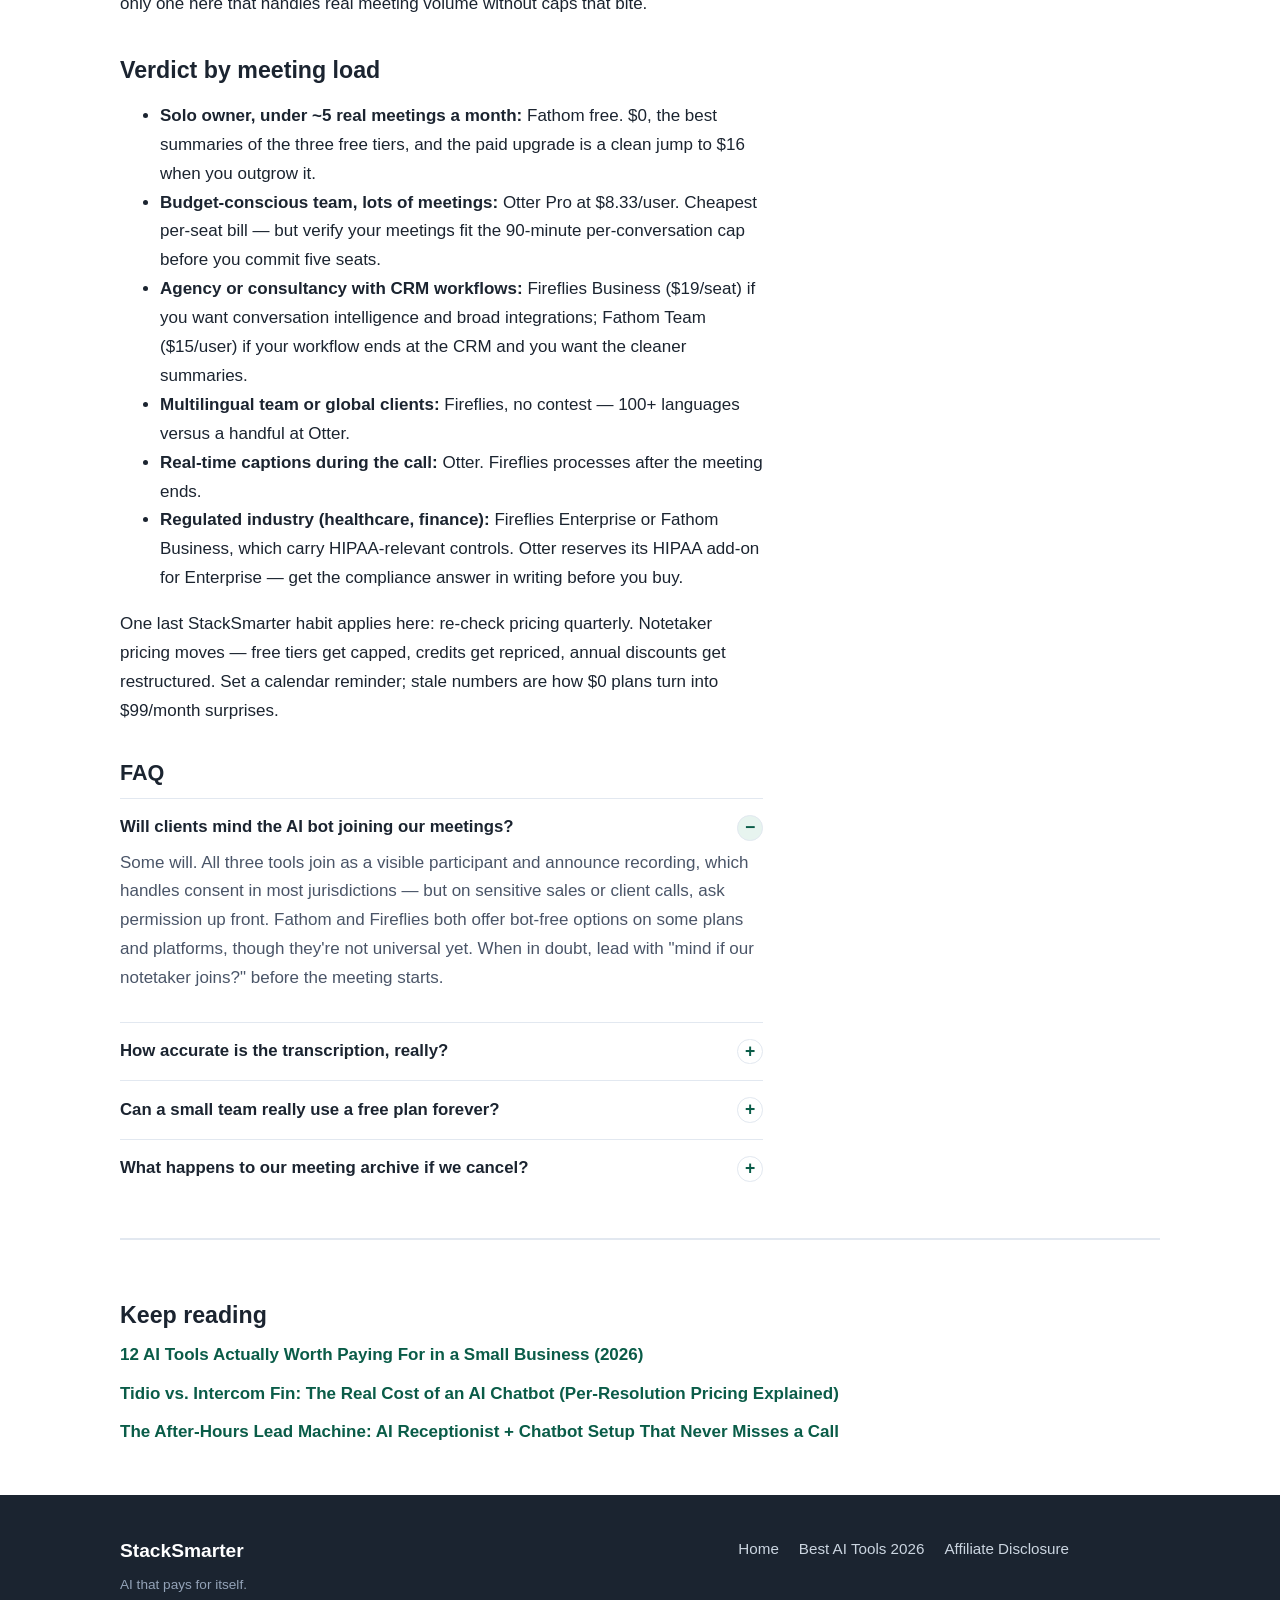
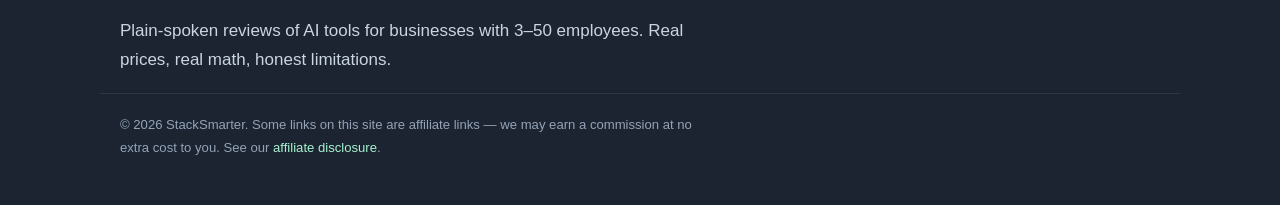
<file: articles/fathom-vs-otter-ai-vs-fireflies.html>
<!DOCTYPE html>
<html lang="en">
<head>
  <meta charset="UTF-8">
  <meta name="viewport" content="width=device-width, initial-scale=1.0">
  <meta name="color-scheme" content="light dark">
  <script>
    /* Set theme before first paint; defaults to OS preference. */
    (function () {
      try {
        var t = localStorage.getItem("ss-theme");
        if (!t) t = window.matchMedia("(prefers-color-scheme: dark)").matches ? "dark" : "light";
        document.documentElement.setAttribute("data-theme", t);
      } catch (e) { /* private mode etc. -> stay light */ }
    })();
  </script>
  <link rel="canonical" href="https://ai-tools-small-biz.pages.dev/articles/fathom-vs-otter-ai-vs-fireflies.html">
  <!-- MEDIVAVINE/JOURNEY: paste ad network script here -->
  <title>Fathom vs. Otter.ai vs. Fireflies: Best AI Notetaker (2026) | StackSmarter</title>
  <meta name="description" content="Fathom, Otter.ai, and Fireflies compared with real 2026 pricing: free-tier limits, 5-seat cost math for each, and which AI notetaker fits your meeting load.">
  <meta property="og:title" content="Fathom vs. Otter.ai vs. Fireflies: Best AI Meeting Notetaker for Small Teams">
  <meta property="og:description" content="Free is cheap, but caps and per-seat math decide. Real pricing for the three best AI meeting notetakers, plus verdicts by meeting volume and budget.">
  <meta property="og:type" content="article">
  <link rel="stylesheet" href="../styles.css">
</head>
<body>
  <header class="site-header">
    <div class="wrap">
      <a class="brand" href="../index.html"><span class="brand-mark">S</span><span>StackSmarter<small>AI that pays for itself.</small></span></a>
      <button class="nav-toggle" aria-label="Toggle navigation" aria-expanded="false">☰</button>
      <button class="theme-toggle" type="button" aria-label="Toggle dark mode" title="Toggle dark mode">
        <span class="theme-icon" aria-hidden="true">☾</span>
      </button>
      <nav class="main-nav" aria-label="Main navigation">
        <ul>
          <li><a href="../index.html">Home</a></li>
          <li><a href="12-ai-tools-worth-paying-for-2026.html">Best AI Tools 2026</a></li>
          <li><a href="ai-receptionist-roi-100-calls.html">ROI Math</a></li>
          <li><a href="after-hours-lead-machine.html">Workflows</a></li>
          <li><a href="../disclosure.html">Disclosure</a></li>
          <li class="nav-search"><form class="site-search" role="search" aria-label="Site search">
            <label class="visually-hidden" for="site-search-input">Search articles</label>
            <input id="site-search-input" type="search" name="q" placeholder="Search articles…" autocomplete="off" aria-expanded="false" aria-controls="site-search-results">
            <ul id="site-search-results" class="search-results" hidden></ul>
          </form></li>
        </ul>
      </nav>
    </div>
  </header>

  <main class="wrap">
    <nav class="breadcrumb" aria-label="Breadcrumb"><a href="../index.html">Home</a> &rsaquo; Tool Reviews</nav>
    <article>
      <header class="article-head">
        <h1>Fathom vs. Otter.ai vs. Fireflies: Best AI Meeting Notetaker for Small Teams</h1>
        <p class="meta"><span class="byline">By StackSmarter Team</span> &middot; Published September 27, 2026 &middot; 8 min read</p>
      </header>
      <div class="disclosure-notice">
        <strong>A quick note:</strong> This post contains affiliate links. If you buy through them, we may earn a commission at no extra cost to you. Read our <a href="../disclosure.html">full disclosure</a>.
      </div>
      <div class="article-body">
        <p class="lede">Nobody takes meeting notes by hand anymore. The question for a small business isn't whether to use an AI notetaker — it's which of the three serious options actually fits your meeting load, and which pricing plan won't surprise you. Fathom, Otter.ai, and Fireflies all claim to be free. All three free plans have sharp edges. We pulled current 2026 pricing and modeled the real monthly cost for a 5-person team.</p>
        <p>Here's the framing that matters: a 45-minute meeting typically produces about 30 minutes of cleanup work — writing up notes, extracting action items, emailing the follow-up. At 20 meetings a month, that's 10 hours of admin. Even at a conservative $50/hour loaded cost for whoever's doing it, that's $500/month in note-writing. Every paid tier on this page costs less than that. So the decision isn't "is it worth it" — it's "which one, at which tier, for how many seats." (If you're still building your AI stack from scratch, our <a href="12-ai-tools-worth-paying-for-2026.html">12 AI tools actually worth paying for in 2026</a> shows where notetakers fit among everything else.)</p>

        <h2>The price picture: current annual-billing prices</h2>
        <p>All three vendors run four-ish tiers. Prices below are per user (or per seat) per month on annual billing, verified September 2026. Prices change often — verify on the vendor page before you buy.</p>
        <table>
          <thead>
            <tr><th>Tool</th><th>Free plan</th><th>Cheapest paid seat</th><th>Team tier</th></tr>
          </thead>
          <tbody>
            <tr><td><strong>Fathom</strong></td><td>$0 — unlimited recordings &amp; transcripts</td><td>$16/mo (Premium, individual)</td><td>$15/mo/user (Team, min 2 seats)</td></tr>
            <tr><td><strong>Otter.ai</strong></td><td>$0 — 300 min/month, 30-min per-conversation cap</td><td>$8.33/mo/user (Pro)</td><td>$19.99/mo/user (Business)</td></tr>
            <tr><td><strong>Fireflies</strong></td><td>$0 — unlimited transcription, 800-min storage</td><td>$10/mo/seat (Pro)</td><td>$19/mo/seat (Business)</td></tr>
          </tbody>
        </table>
        <p>The short read: Otter has the cheapest paid seat at $8.33, Fireflies the cheapest true team plan at $10, and Fathom the most generous free tier. The devils live in the caps and the credit systems — that's what the next three sections are for.</p>

        <h2>Fathom: the best free tier, built to pull you into a sales stack</h2>
        <p>Fathom's free plan is the most generous of the three: unlimited recordings and unlimited transcription, free forever, with a 30-day Premium trial when you sign up. The catch is in the summaries: the free tier gets 5 advanced AI summaries a month. After that, you get the basic chronological format only. If you run fewer than 5 real meetings a month, this plan is effectively a paid-quality product for $0.</p>
        <p>Paid tiers: Premium at $16/user/month (individual), Team at $15/user/month with a 2-seat minimum, and Business around $25/user/month for deeper CRM and coaching features. Monthly billing runs higher ($20/$19/$34 respectively). Paid plans add custom summary templates, CRM sync to Salesforce and HubSpot, team playlists and coaching analytics, and admin controls. Fathom is certified SOC 2 Type II and lists GDPR and HIPAA compliance, and all paid plans carry a 90-day refund window.</p>
        <p>Two things worth knowing: Fathom's bot is a visible meeting participant — clients see it join. There's a bot-free capture option in beta, but don't count on it everywhere yet. And Fireflies' own comparison notes that Fathom stays inside the meeting while competitors extend into email and Slack — Fathom's automation story is strongest if your team already lives in a CRM.</p>
        <p><strong>Honest limitation:</strong> the paid tiers are priced and feature-shaped for sales teams. If your business has no CRM and no coaching workflow, Business at ~$25/user is paying for machinery you'll never switch on. Stay on the free plan — it's genuinely the best free deal here — or jump to a paid tier only when you've outgrown the 5-summary cap.</p>
        <!-- AFFILIATE: Fathom — meeting-notetaker SaaS affiliate via PartnerStack/Impact.com, whichever lists the current program -->

        <h2>Otter.ai: the cheapest paid seat, with minute caps that matter</h2>
        <p>Otter is the oldest name here and the only one with true real-time transcription — you watch the words appear during the call, not after. OtterPilot auto-joins scheduled Zoom, Google Meet, or Teams meetings from your calendar, so there's no manual step once it's wired up. Transcription covers English, Spanish, French, German, Japanese, and Chinese (Simplified).</p>
        <p>The free Basic plan gives 300 minutes a month — sounds like 5 hours, until you hit the 30-minute per-conversation cap. A normal hour-long meeting gets cut off mid-recording unless you restart it manually, and you only get 3 file imports for the lifetime of the account. It's a trial tier wearing a free-tier costume.</p>
        <p>Pro is the value play: $8.33/user/month on annual billing ($16.99 month-to-month) for 1,200 minutes and a 90-minute per-conversation cap, plus unlimited storage, team vocabulary, and Salesforce/HubSpot/Zapier integrations. Business runs $19.99/user/month annually ($30 monthly) with unlimited transcription and a 4-hour per-conversation cap; Enterprise is custom-quoted and reserves the deeper sales tooling like live coaching, SSO, and the HIPAA add-on.</p>
        <p><strong>Honest limitation:</strong> watch the <em>per-conversation</em> cap, not just the monthly total. A 95-minute quarterly planning session on Pro gets cut off at 90 minutes. If your meetings regularly run long, you may be buying Business at more than double the price just to lift one limit — in which case Fireflies' or Fathom's unlimited-conversation plans start looking cheaper.</p>
        <!-- AFFILIATE: Otter.ai — meeting-notetaker SaaS affiliate via PartnerStack/Impact.com, whichever lists the current program -->

        <h2>Fireflies: the cheapest real team plan — with a credit system to understand</h2>
        <p>Fireflies' free plan offers unlimited transcription — the genuinely strong part — but storage is capped at 800 minutes per seat and AI summaries are limited. The AI-features side is governed by a credits system: even on paid plans, AI summaries, AskFred (its "ask your meetings anything" search), and smart highlights consume monthly AI credits. Pro gets 20 credits a month, Business 30, Enterprise 50. It's the hidden variable other pricing pages don't have — check whether your usage burns through 20 summaries a month before you commit.</p>
        <p>Pricing: Pro at $10/seat/month billed annually ($18 month-to-month) with 8,000 minutes of storage per seat; Business at $19/seat/month annually ($29 monthly) with unlimited storage, conversation intelligence (talk-time ratios, sentiment, topic tracking), and video screen capture; Enterprise at $39/seat/month with HIPAA, SSO, and custom data retention. Core transcription quality is the same on every plan — you're paying for storage, analytics, and controls, not accuracy.</p>
        <p>Fireflies' strengths are breadth: 100+ transcribed languages (far beyond Otter's handful), 100+ integrations, an Email Assistant for Gmail and Outlook, Slack connectors, and CRM automation. It also carries SOC 2 Type II and GDPR on every plan including Free, and states it doesn't train AI models on customer data. The trade-off: Fireflies processes recordings <em>after</em> the meeting — there are no live captions during the call. If real-time on-screen transcription matters, Otter wins that round outright.</p>
        <p><strong>Honest limitation:</strong> the credits system and the storage caps are the real pricing, more than the per-seat number. A team that records everything but rarely revisits old calls is fine on Pro; a team that generates 40+ AI summaries and AskFred queries a month may burn credits and face top-ups. And if your meetings run in person with no bot allowed, Fireflies' cloud-only design has no local-recording story.</p>
        <!-- AFFILIATE: Fireflies.ai — meeting-notetaker SaaS affiliate via PartnerStack/Impact.com, whichever lists the current program -->

        <h2>The 5-person-team math</h2>
        <p>Assume five people who each attend real meetings. Here's the cheapest reasonable paid tier for each tool, annual billing, all-in:</p>
        <table>
          <thead>
            <tr><th>Tool</th><th>Plan</th><th>Per-seat/month (annual)</th><th>5 seats/month</th><th>What you get</th></tr>
          </thead>
          <tbody>
            <tr><td>Fathom</td><td>Team</td><td>$15</td><td>$75</td><td>Unlimited everything, CRM workflows, coaching analytics</td></tr>
            <tr><td>Otter.ai</td><td>Pro</td><td>$8.33</td><td>$41.65</td><td>1,200 min total/user, 90-min per-meeting cap, CRM sync</td></tr>
            <tr><td>Fireflies</td><td>Pro</td><td>$10</td><td>$50</td><td>Unlimited transcription, 8,000-min storage/seat, 20 AI credits/mo</td></tr>
          </tbody>
        </table>
        <p>Otter Pro is the cheapest five-seat bill at about $42/month; Fireflies Pro runs $50; Fathom Team runs $75. Now stack that against the note-writing it replaces: 10 hours a month at $50/hour loaded is $500. Every option on this page costs under a sixth of the problem it's solving — a payback so lopsided that picking on features instead of price is the rational move. And if your budget is truly $0, Fathom's free plan is the only one here that handles real meeting volume without caps that bite.</p>

        <h2>Verdict by meeting load</h2>
        <ul>
          <li><strong>Solo owner, under ~5 real meetings a month:</strong> Fathom free. $0, the best summaries of the three free tiers, and the paid upgrade is a clean jump to $16 when you outgrow it.</li>
          <li><strong>Budget-conscious team, lots of meetings:</strong> Otter Pro at $8.33/user. Cheapest per-seat bill — but verify your meetings fit the 90-minute per-conversation cap before you commit five seats.</li>
          <li><strong>Agency or consultancy with CRM workflows:</strong> Fireflies Business ($19/seat) if you want conversation intelligence and broad integrations; Fathom Team ($15/user) if your workflow ends at the CRM and you want the cleaner summaries.</li>
          <li><strong>Multilingual team or global clients:</strong> Fireflies, no contest — 100+ languages versus a handful at Otter.</li>
          <li><strong>Real-time captions during the call:</strong> Otter. Fireflies processes after the meeting ends.</li>
          <li><strong>Regulated industry (healthcare, finance):</strong> Fireflies Enterprise or Fathom Business, which carry HIPAA-relevant controls. Otter reserves its HIPAA add-on for Enterprise — get the compliance answer in writing before you buy.</li>
        </ul>
        <p>One last StackSmarter habit applies here: re-check pricing quarterly. Notetaker pricing moves — free tiers get capped, credits get repriced, annual discounts get restructured. Set a calendar reminder; stale numbers are how $0 plans turn into $99/month surprises.</p>

        <div class="faq">
          <h2>FAQ</h2>
          <div class="faq-item">
            <h3>Will clients mind the AI bot joining our meetings?</h3>
            <p>Some will. All three tools join as a visible participant and announce recording, which handles consent in most jurisdictions — but on sensitive sales or client calls, ask permission up front. Fathom and Fireflies both offer bot-free options on some plans and platforms, though they're not universal yet. When in doubt, lead with "mind if our notetaker joins?" before the meeting starts.</p>
          </div>
          <div class="faq-item">
            <h3>How accurate is the transcription, really?</h3>
            <p>Vendor claims run as high as 99%, but independent reviewers put real-world results closer to 88–95% on clear, native-English audio, dropping with strong accents or heavy crosstalk. That's consistent across all three tools — it won't be the deciding factor between them. Always skim the summary against the transcript for anything contractual.</p>
          </div>
          <div class="faq-item">
            <h3>Can a small team really use a free plan forever?</h3>
            <p>It depends on the tool and your volume. Fathom's free plan is the only one that scales — unlimited recordings, with the 5-advanced-summaries-a-month cap as the nudge to upgrade. Otter's 300-minute monthly cap and 30-minute per-conversation cap make free impractical beyond light testing. Fireflies' free tier works for light users but the 800-minute storage cap and credit limits push heavy users to Pro quickly.</p>
          </div>
          <div class="faq-item">
            <h3>What happens to our meeting archive if we cancel?</h3>
            <p>You keep access to existing recordings and transcripts on a free plan (subject to that plan's caps), but paid features like advanced summaries, conversation intelligence, and extra storage go away with the subscription. Export important transcripts — all three tools support transcript downloads on paid tiers — before you downgrade.</p>
          </div>
        </div>
      </div>

      <section class="keep-reading" aria-label="Keep reading">
        <h2>Keep reading</h2>
        <ul>
          <li><a href="12-ai-tools-worth-paying-for-2026.html">12 AI Tools Actually Worth Paying For in a Small Business (2026)</a></li>
          <li><a href="tidio-vs-intercom-fin-chatbot-cost.html">Tidio vs. Intercom Fin: The Real Cost of an AI Chatbot (Per-Resolution Pricing Explained)</a></li>
          <li><a href="after-hours-lead-machine.html">The After-Hours Lead Machine: AI Receptionist + Chatbot Setup That Never Misses a Call</a></li>
        </ul>
      </section>
    </article>
  </main>

  <footer class="site-footer">
    <div class="wrap">
      <div>
        <p class="footer-brand">StackSmarter<span class="tag">AI that pays for itself.</span></p>
        <p>Plain-spoken reviews of AI tools for businesses with 3–50 employees. Real prices, real math, honest limitations.</p>
      </div>
      <nav class="footer-nav" aria-label="Footer">
        <ul>
          <li><a href="../index.html">Home</a></li>
          <li><a href="12-ai-tools-worth-paying-for-2026.html">Best AI Tools 2026</a></li>
          <li><a href="../disclosure.html">Affiliate Disclosure</a></li>
        </ul>
      </nav>
    </div>
    <div class="wrap footer-fine">
      <p>© 2026 StackSmarter. Some links on this site are affiliate links — we may earn a commission at no extra cost to you. See our <a href="../disclosure.html">affiliate disclosure</a>.</p>
    </div>
  </footer>
  <script src="../assets/site.js" defer></script>
</body>
</html>
</file>
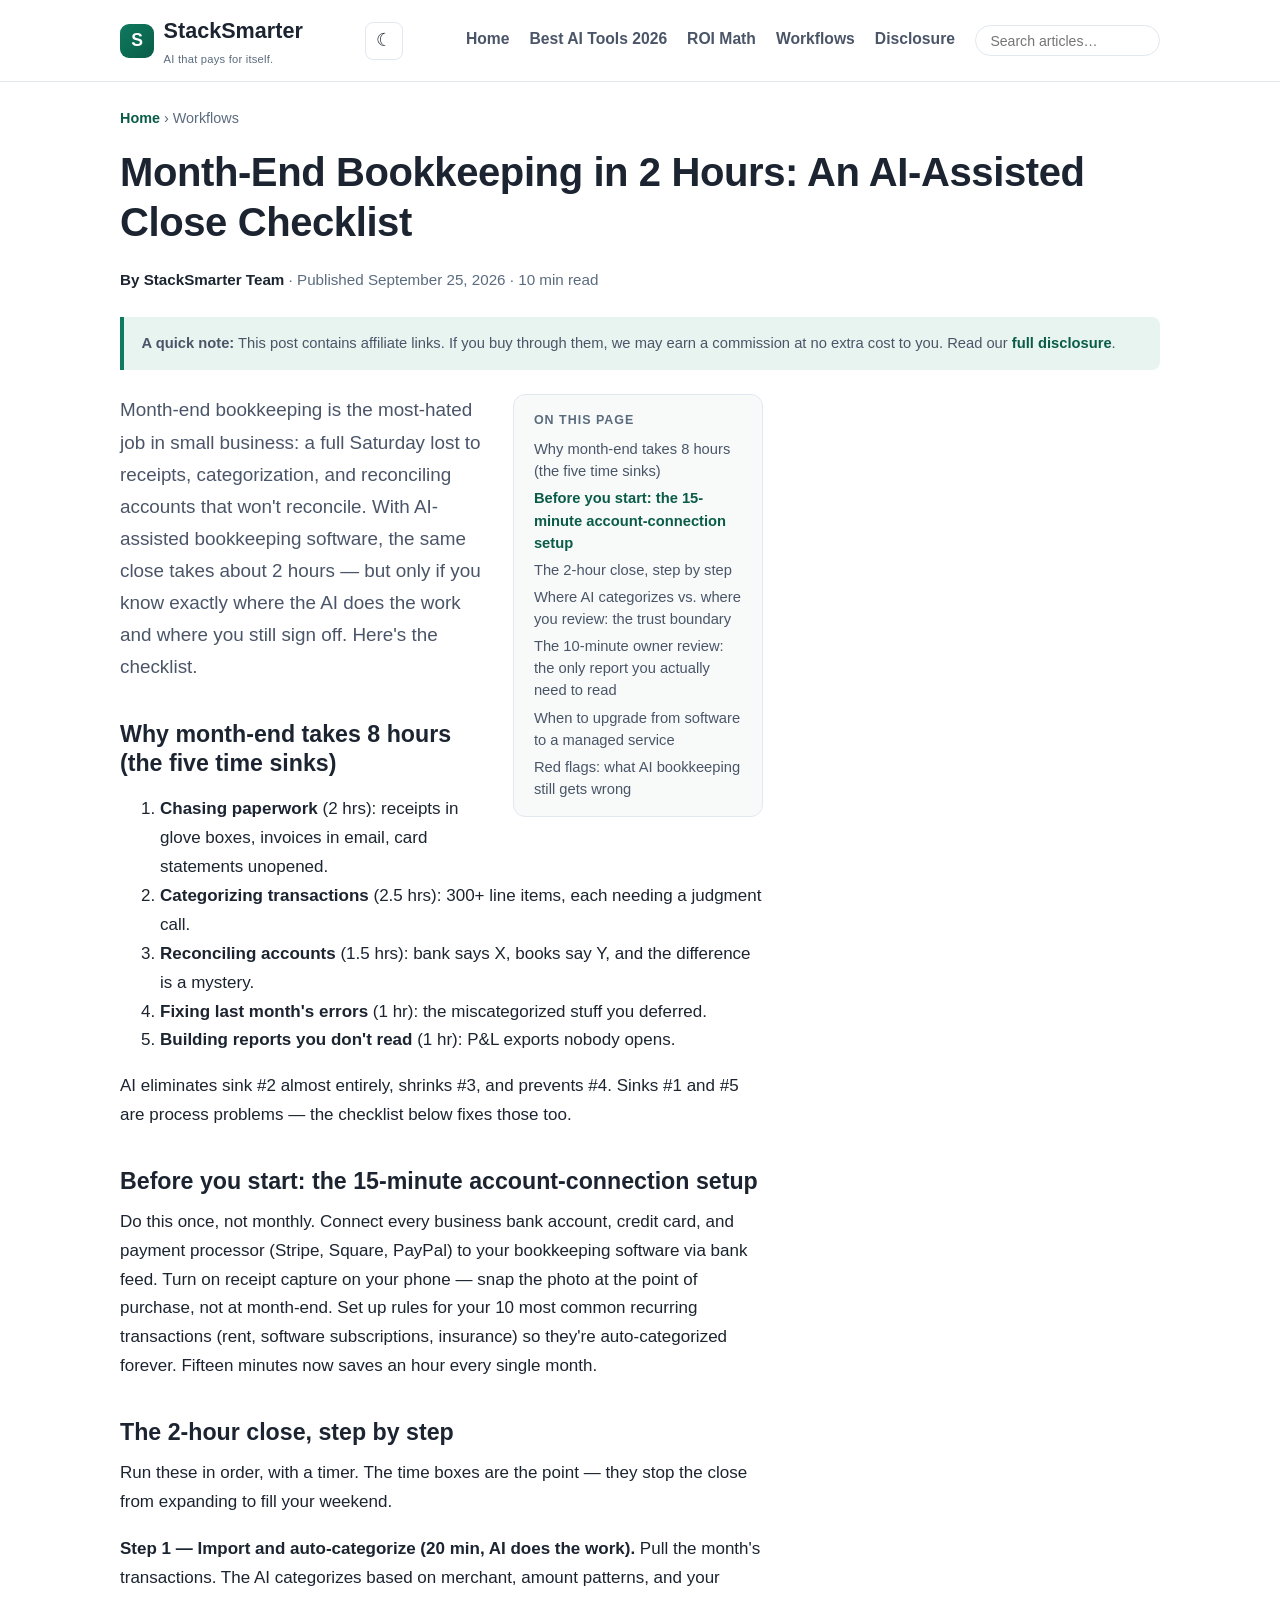
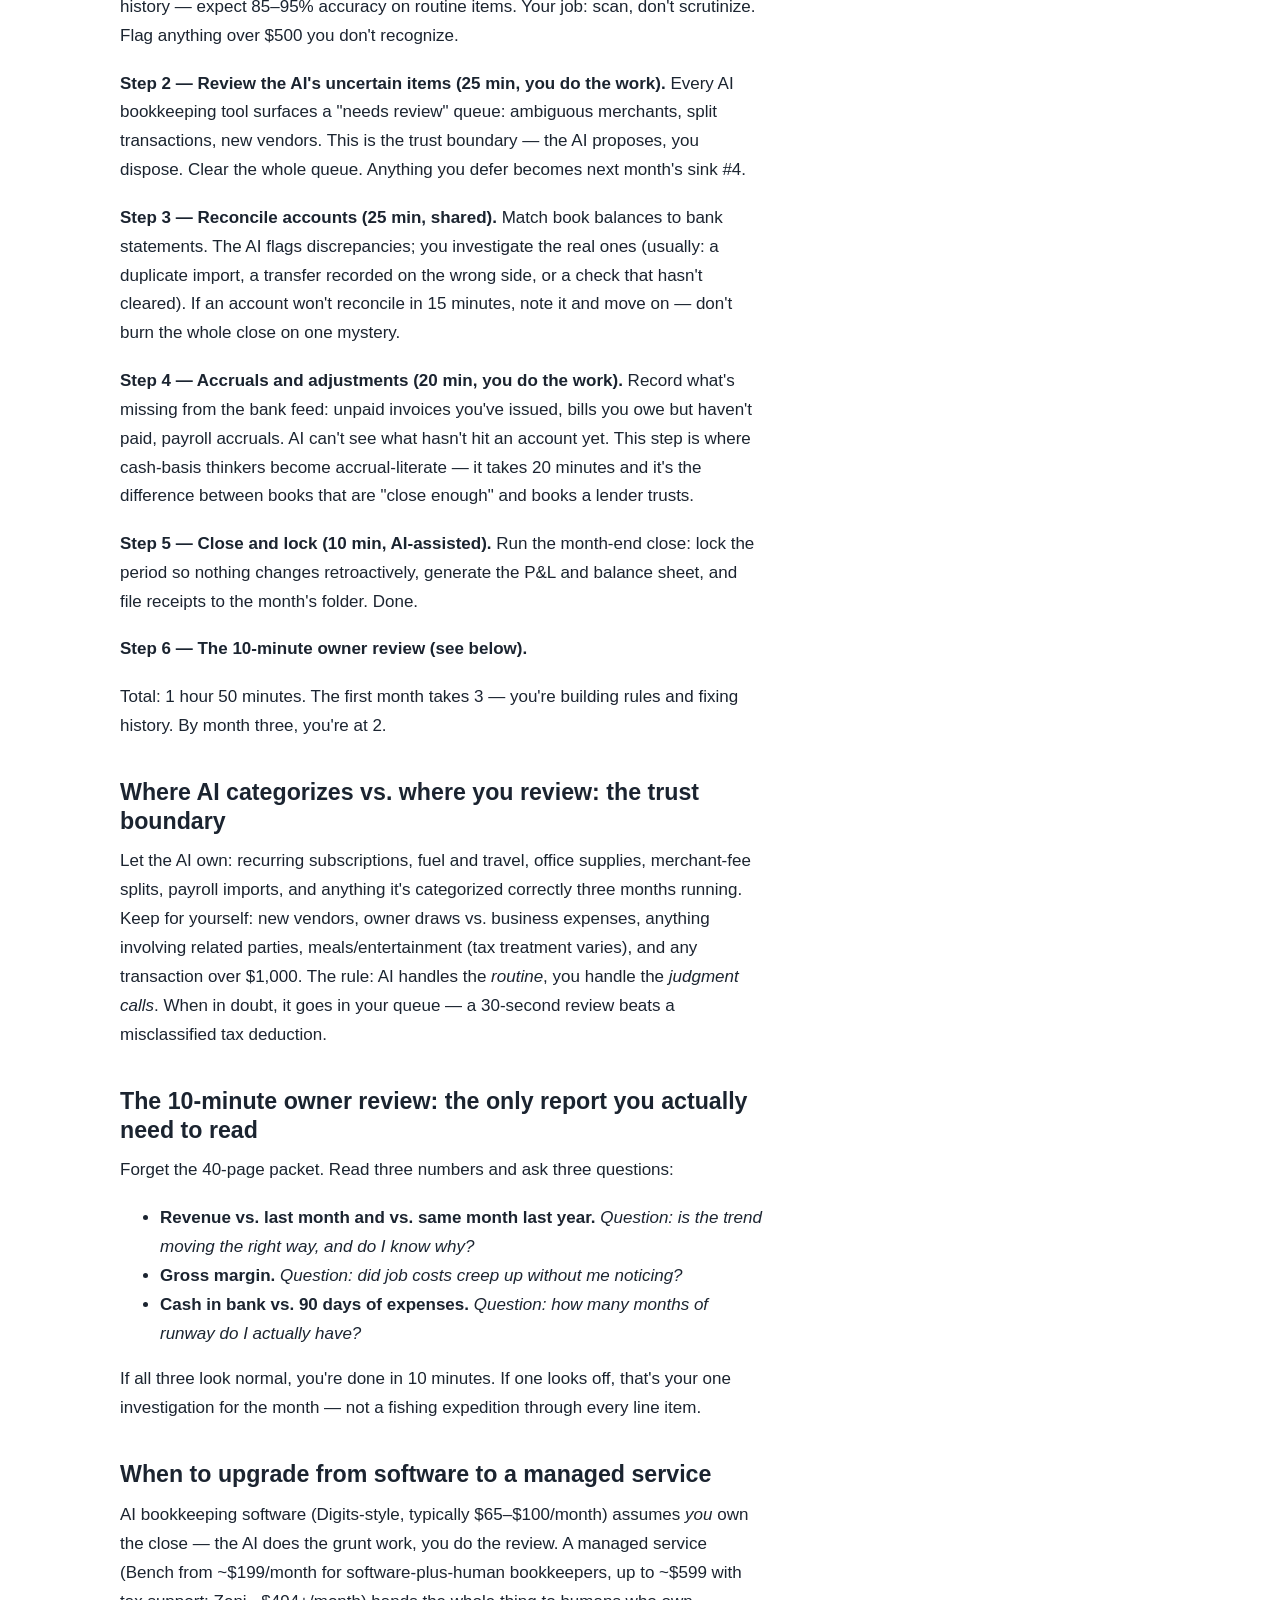
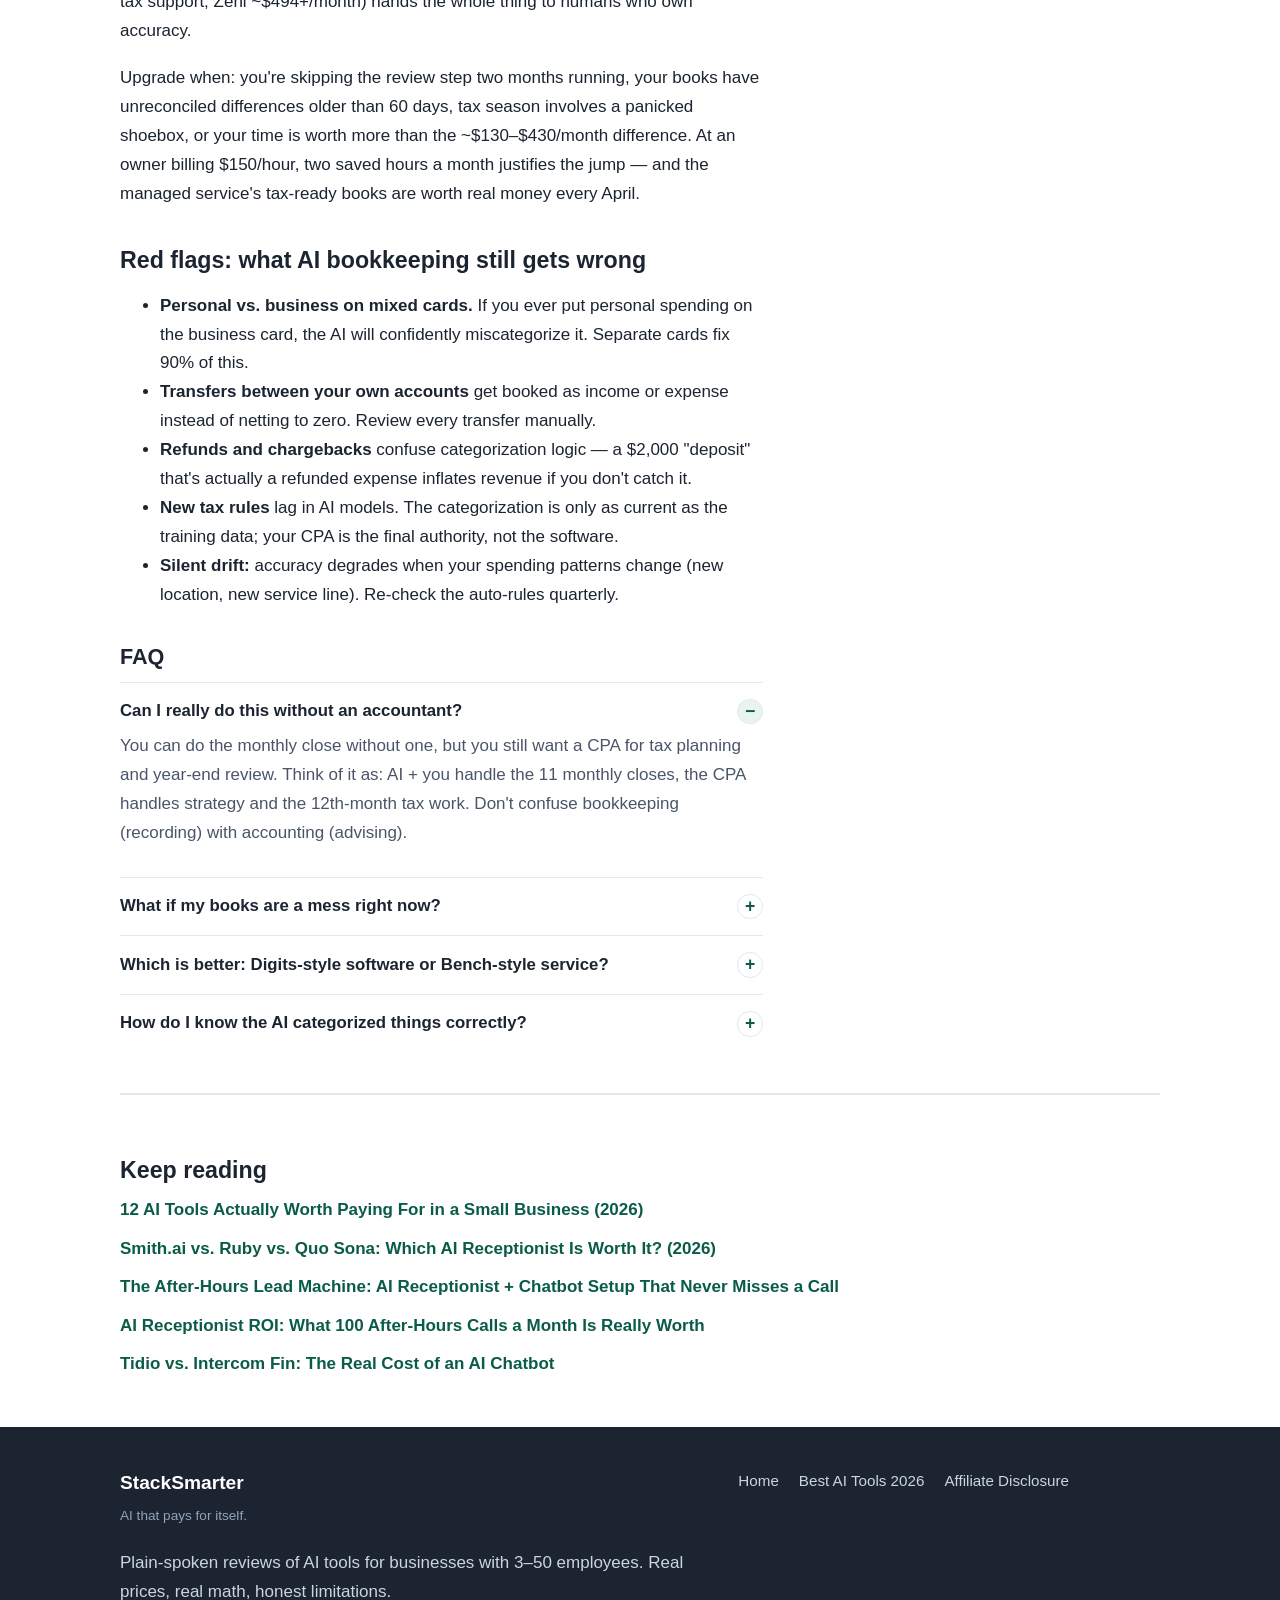
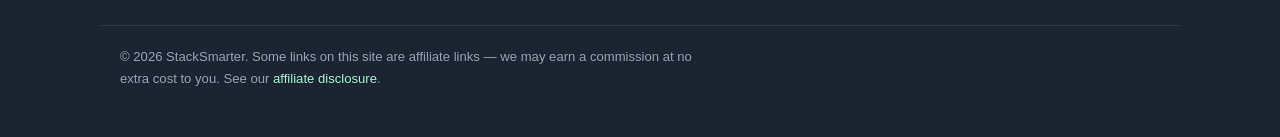
<file: articles/month-end-bookkeeping-2-hours.html>
<!DOCTYPE html>
<html lang="en">
<head>
  <meta charset="UTF-8">
  <meta name="viewport" content="width=device-width, initial-scale=1.0">
  <meta name="color-scheme" content="light dark">
  <script>
    /* Set theme before first paint; defaults to OS preference. */
    (function () {
      try {
        var t = localStorage.getItem("ss-theme");
        if (!t) t = window.matchMedia("(prefers-color-scheme: dark)").matches ? "dark" : "light";
        document.documentElement.setAttribute("data-theme", t);
      } catch (e) { /* private mode etc. -> stay light */ }
    })();
  </script>
  <link rel="canonical" href="https://ai-tools-small-biz.pages.dev/articles/month-end-bookkeeping-2-hours.html">
  <!-- MEDIVAVINE/JOURNEY: paste ad network script here -->
  <title>Month-End Bookkeeping in 2 Hours: An AI-Assisted Close Checklist | StackSmarter</title>
  <meta name="description" content="A chronological close checklist that cuts month-end bookkeeping from 8 hours to 2: where AI categorizes vs. where you review, time boxes per step, the 10-minute owner review, and when to hand it to a managed service.">
  <meta property="og:title" content="Month-End Bookkeeping in 2 Hours: An AI-Assisted Close Checklist">
  <meta property="og:description" content="The 2-hour close, step by step with time boxes — where AI does the work, where the human signs off, and the red flags AI bookkeeping still gets wrong.">
  <meta property="og:type" content="article">
  <link rel="stylesheet" href="../styles.css">
</head>
<body>
  <header class="site-header">
    <div class="wrap">
      <a class="brand" href="../index.html"><span class="brand-mark">S</span><span>StackSmarter<small>AI that pays for itself.</small></span></a>
      <button class="nav-toggle" aria-label="Toggle navigation" aria-expanded="false">☰</button>
      <button class="theme-toggle" type="button" aria-label="Toggle dark mode" title="Toggle dark mode">
        <span class="theme-icon" aria-hidden="true">☾</span>
      </button>
      <nav class="main-nav" aria-label="Main navigation">
        <ul>
          <li><a href="../index.html">Home</a></li>
          <li><a href="12-ai-tools-worth-paying-for-2026.html">Best AI Tools 2026</a></li>
          <li><a href="ai-receptionist-roi-100-calls.html">ROI Math</a></li>
          <li><a href="after-hours-lead-machine.html">Workflows</a></li>
          <li><a href="../disclosure.html">Disclosure</a></li>
          <li class="nav-search"><form class="site-search" role="search" aria-label="Site search">
            <label class="visually-hidden" for="site-search-input">Search articles</label>
            <input id="site-search-input" type="search" name="q" placeholder="Search articles…" autocomplete="off" aria-expanded="false" aria-controls="site-search-results">
            <ul id="site-search-results" class="search-results" hidden></ul>
          </form></li>
        </ul>
      </nav>
    </div>
  </header>

  <main class="wrap">
    <nav class="breadcrumb" aria-label="Breadcrumb"><a href="../index.html">Home</a> &rsaquo; Workflows</nav>
    <article>
      <header class="article-head">
        <h1>Month-End Bookkeeping in 2 Hours: An AI-Assisted Close Checklist</h1>
        <p class="meta"><span class="byline">By StackSmarter Team</span> &middot; Published September 25, 2026 &middot; 10 min read</p>
      </header>
      <div class="disclosure-notice">
        <strong>A quick note:</strong> This post contains affiliate links. If you buy through them, we may earn a commission at no extra cost to you. Read our <a href="../disclosure.html">full disclosure</a>.
      </div>
      <div class="article-body">
        <p class="lede">Month-end bookkeeping is the most-hated job in small business: a full Saturday lost to receipts, categorization, and reconciling accounts that won't reconcile. With AI-assisted bookkeeping software, the same close takes about 2 hours — but only if you know exactly where the AI does the work and where you still sign off. Here's the checklist.</p>

        <h2>Why month-end takes 8 hours (the five time sinks)</h2>
        <ol>
          <li><strong>Chasing paperwork</strong> (2 hrs): receipts in glove boxes, invoices in email, card statements unopened.</li>
          <li><strong>Categorizing transactions</strong> (2.5 hrs): 300+ line items, each needing a judgment call.</li>
          <li><strong>Reconciling accounts</strong> (1.5 hrs): bank says X, books say Y, and the difference is a mystery.</li>
          <li><strong>Fixing last month's errors</strong> (1 hr): the miscategorized stuff you deferred.</li>
          <li><strong>Building reports you don't read</strong> (1 hr): P&amp;L exports nobody opens.</li>
        </ol>
        <p>AI eliminates sink #2 almost entirely, shrinks #3, and prevents #4. Sinks #1 and #5 are process problems — the checklist below fixes those too.</p>

        <h2>Before you start: the 15-minute account-connection setup</h2>
        <p>Do this once, not monthly. Connect every business bank account, credit card, and payment processor (Stripe, Square, PayPal) to your bookkeeping software via bank feed. Turn on receipt capture on your phone — snap the photo at the point of purchase, not at month-end. Set up rules for your 10 most common recurring transactions (rent, software subscriptions, insurance) so they're auto-categorized forever. Fifteen minutes now saves an hour every single month.</p>
        <!-- AFFILIATE: AI bookkeeping platforms (Digits/Puzzle-style) — partner programs listed on Impact.com/CJ; confirm before linking -->

        <h2>The 2-hour close, step by step</h2>
        <p>Run these in order, with a timer. The time boxes are the point — they stop the close from expanding to fill your weekend.</p>
        <p><strong>Step 1 — Import and auto-categorize (20 min, AI does the work).</strong> Pull the month's transactions. The AI categorizes based on merchant, amount patterns, and your history — expect 85–95% accuracy on routine items. Your job: scan, don't scrutinize. Flag anything over $500 you don't recognize.</p>
        <p><strong>Step 2 — Review the AI's uncertain items (25 min, you do the work).</strong> Every AI bookkeeping tool surfaces a "needs review" queue: ambiguous merchants, split transactions, new vendors. This is the trust boundary — the AI proposes, you dispose. Clear the whole queue. Anything you defer becomes next month's sink #4.</p>
        <p><strong>Step 3 — Reconcile accounts (25 min, shared).</strong> Match book balances to bank statements. The AI flags discrepancies; you investigate the real ones (usually: a duplicate import, a transfer recorded on the wrong side, or a check that hasn't cleared). If an account won't reconcile in 15 minutes, note it and move on — don't burn the whole close on one mystery.</p>
        <p><strong>Step 4 — Accruals and adjustments (20 min, you do the work).</strong> Record what's missing from the bank feed: unpaid invoices you've issued, bills you owe but haven't paid, payroll accruals. AI can't see what hasn't hit an account yet. This step is where cash-basis thinkers become accrual-literate — it takes 20 minutes and it's the difference between books that are "close enough" and books a lender trusts.</p>
        <p><strong>Step 5 — Close and lock (10 min, AI-assisted).</strong> Run the month-end close: lock the period so nothing changes retroactively, generate the P&amp;L and balance sheet, and file receipts to the month's folder. Done.</p>
        <p><strong>Step 6 — The 10-minute owner review (see below).</strong></p>
        <p>Total: 1 hour 50 minutes. The first month takes 3 — you're building rules and fixing history. By month three, you're at 2.</p>

        <h2>Where AI categorizes vs. where you review: the trust boundary</h2>
        <p>Let the AI own: recurring subscriptions, fuel and travel, office supplies, merchant-fee splits, payroll imports, and anything it's categorized correctly three months running. Keep for yourself: new vendors, owner draws vs. business expenses, anything involving related parties, meals/entertainment (tax treatment varies), and any transaction over $1,000. The rule: AI handles the <em>routine</em>, you handle the <em>judgment calls</em>. When in doubt, it goes in your queue — a 30-second review beats a misclassified tax deduction.</p>

        <h2>The 10-minute owner review: the only report you actually need to read</h2>
        <p>Forget the 40-page packet. Read three numbers and ask three questions:</p>
        <ul>
          <li><strong>Revenue vs. last month and vs. same month last year.</strong> <em>Question: is the trend moving the right way, and do I know why?</em></li>
          <li><strong>Gross margin.</strong> <em>Question: did job costs creep up without me noticing?</em></li>
          <li><strong>Cash in bank vs. 90 days of expenses.</strong> <em>Question: how many months of runway do I actually have?</em></li>
        </ul>
        <p>If all three look normal, you're done in 10 minutes. If one looks off, that's your one investigation for the month — not a fishing expedition through every line item.</p>

        <h2>When to upgrade from software to a managed service</h2>
        <p>AI bookkeeping software (Digits-style, typically $65–$100/month) assumes <em>you</em> own the close — the AI does the grunt work, you do the review. A managed service (Bench from ~$199/month for software-plus-human bookkeepers, up to ~$599 with tax support; Zeni ~$494+/month) hands the whole thing to humans who own accuracy.</p>
        <p>Upgrade when: you're skipping the review step two months running, your books have unreconciled differences older than 60 days, tax season involves a panicked shoebox, or your time is worth more than the ~$130–$430/month difference. At an owner billing $150/hour, two saved hours a month justifies the jump — and the managed service's tax-ready books are worth real money every April.</p>
        <!-- AFFILIATE: managed bookkeeping services (Bench/Zeni-style) — referral/partner programs via Impact.com/CJ -->

        <h2>Red flags: what AI bookkeeping still gets wrong</h2>
        <ul>
          <li><strong>Personal vs. business on mixed cards.</strong> If you ever put personal spending on the business card, the AI will confidently miscategorize it. Separate cards fix 90% of this.</li>
          <li><strong>Transfers between your own accounts</strong> get booked as income or expense instead of netting to zero. Review every transfer manually.</li>
          <li><strong>Refunds and chargebacks</strong> confuse categorization logic — a $2,000 "deposit" that's actually a refunded expense inflates revenue if you don't catch it.</li>
          <li><strong>New tax rules</strong> lag in AI models. The categorization is only as current as the training data; your CPA is the final authority, not the software.</li>
          <li><strong>Silent drift:</strong> accuracy degrades when your spending patterns change (new location, new service line). Re-check the auto-rules quarterly.</li>
        </ul>

        <div class="faq">
          <h2>FAQ</h2>
          <div class="faq-item">
            <h3>Can I really do this without an accountant?</h3>
            <p>You can do the monthly close without one, but you still want a CPA for tax planning and year-end review. Think of it as: AI + you handle the 11 monthly closes, the CPA handles strategy and the 12th-month tax work. Don't confuse bookkeeping (recording) with accounting (advising).</p>
          </div>
          <div class="faq-item">
            <h3>What if my books are a mess right now?</h3>
            <p>Budget one painful cleanup month — or pay a bookkeeper for a one-time catch-up ($300–$800 typically) and start the 2-hour close from clean books. Running this checklist on two years of backlog is how 2 hours becomes 20.</p>
          </div>
          <div class="faq-item">
            <h3>Which is better: Digits-style software or Bench-style service?</h3>
            <p>Software if you want control and you're disciplined about the monthly review ($65–$100/month). Service if you want it off your plate entirely ($199–$599/month). The most expensive option is software you pay for and never open — be honest about which owner you are.</p>
          </div>
          <div class="faq-item">
            <h3>How do I know the AI categorized things correctly?</h3>
            <p>Spot-check 10 random transactions a month against receipts. If 9+ are right, the system is working. If accuracy drops below 80% two months running, your rules need rebuilding — usually after a business change the AI hasn't learned yet.</p>
          </div>
        </div>
      </div>

      <section class="keep-reading" aria-label="Keep reading">
        <h2>Keep reading</h2>
        <ul>
          <li><a href="12-ai-tools-worth-paying-for-2026.html">12 AI Tools Actually Worth Paying For in a Small Business (2026)</a></li>
          <li><a href="smith-ai-vs-ruby-vs-quo-sona.html">Smith.ai vs. Ruby vs. Quo Sona: Which AI Receptionist Is Worth It? (2026)</a></li>
          <li><a href="after-hours-lead-machine.html">The After-Hours Lead Machine: AI Receptionist + Chatbot Setup That Never Misses a Call</a></li>
          <li><a href="ai-receptionist-roi-100-calls.html">AI Receptionist ROI: What 100 After-Hours Calls a Month Is Really Worth</a></li>
          <li><a href="tidio-vs-intercom-fin-chatbot-cost.html">Tidio vs. Intercom Fin: The Real Cost of an AI Chatbot</a></li>
        </ul>
      </section>
    </article>
  </main>

  <footer class="site-footer">
    <div class="wrap">
      <div>
        <p class="footer-brand">StackSmarter<span class="tag">AI that pays for itself.</span></p>
        <p>Plain-spoken reviews of AI tools for businesses with 3–50 employees. Real prices, real math, honest limitations.</p>
      </div>
      <nav class="footer-nav" aria-label="Footer">
        <ul>
          <li><a href="../index.html">Home</a></li>
          <li><a href="12-ai-tools-worth-paying-for-2026.html">Best AI Tools 2026</a></li>
          <li><a href="../disclosure.html">Affiliate Disclosure</a></li>
        </ul>
      </nav>
    </div>
    <div class="wrap footer-fine">
      <p>© 2026 StackSmarter. Some links on this site are affiliate links — we may earn a commission at no extra cost to you. See our <a href="../disclosure.html">affiliate disclosure</a>.</p>
    </div>
  </footer>
  <script src="../assets/site.js" defer></script>
</body>
</html>
</file>
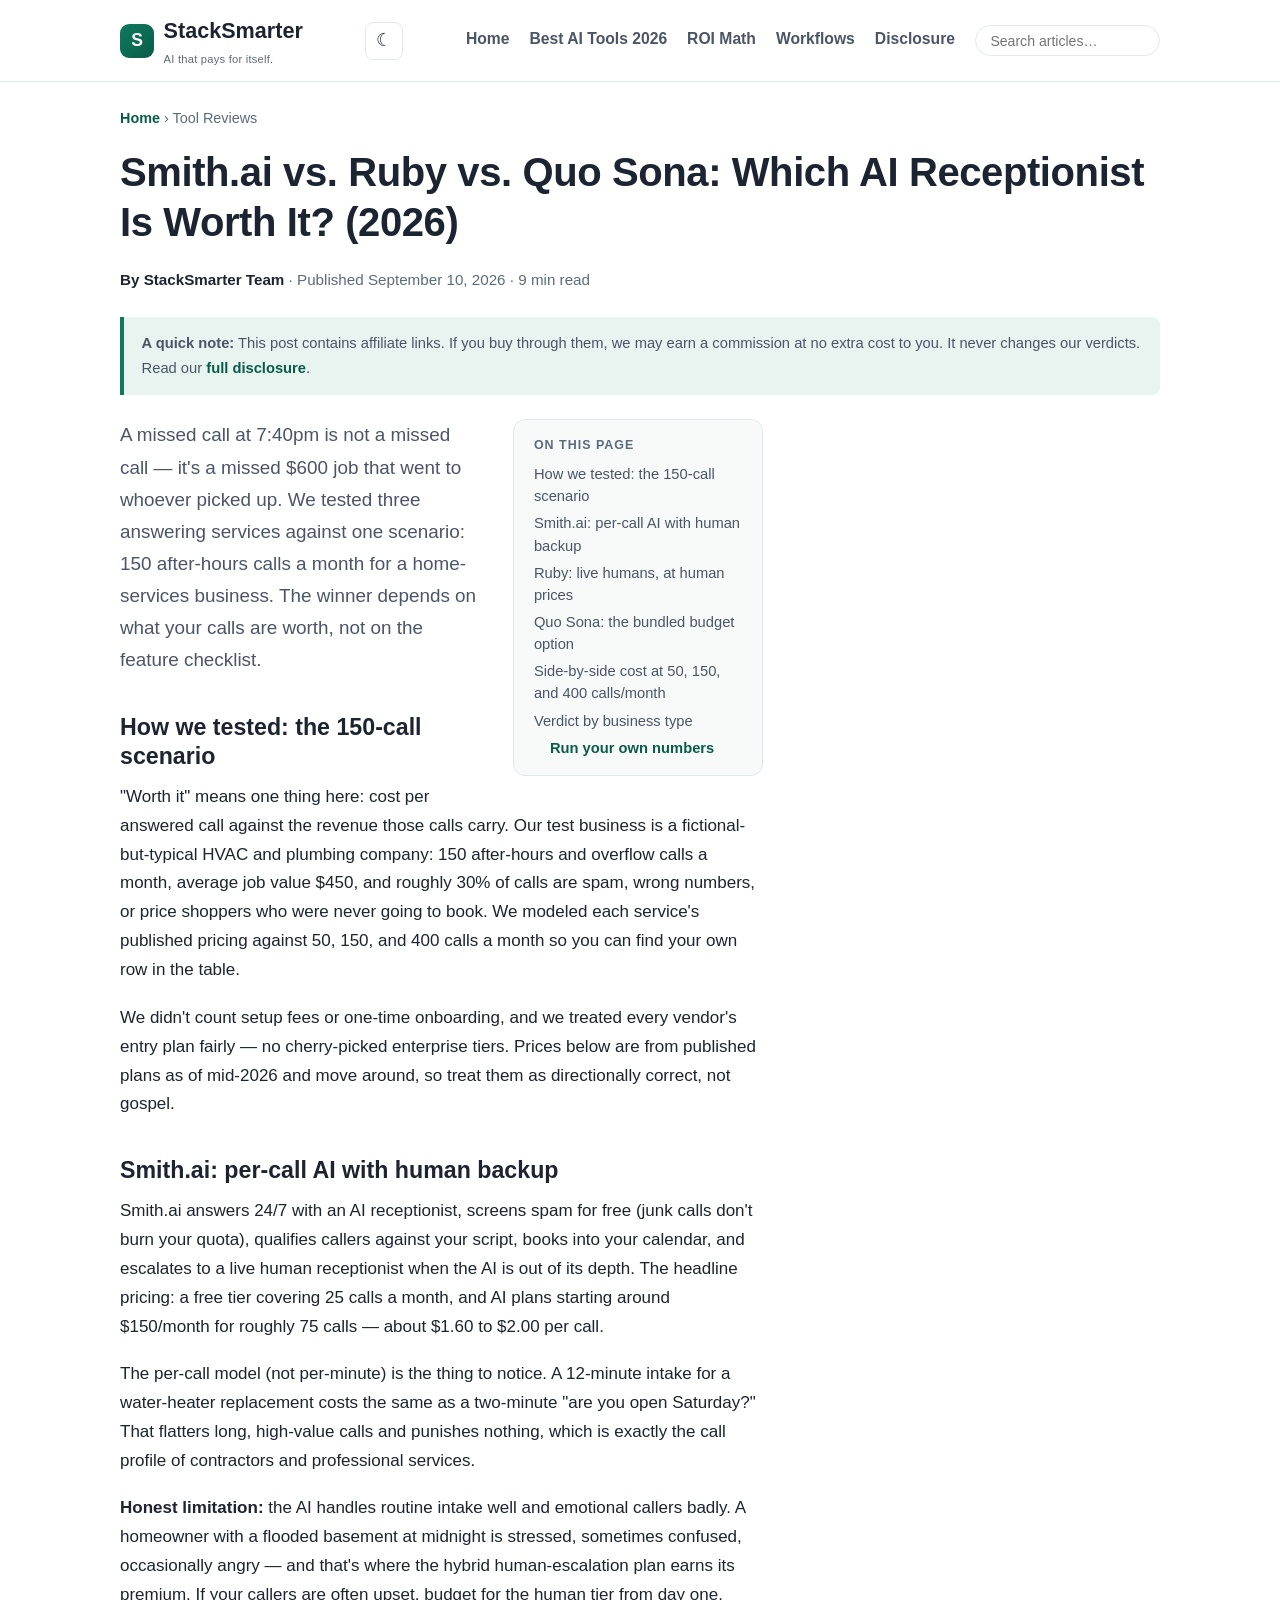
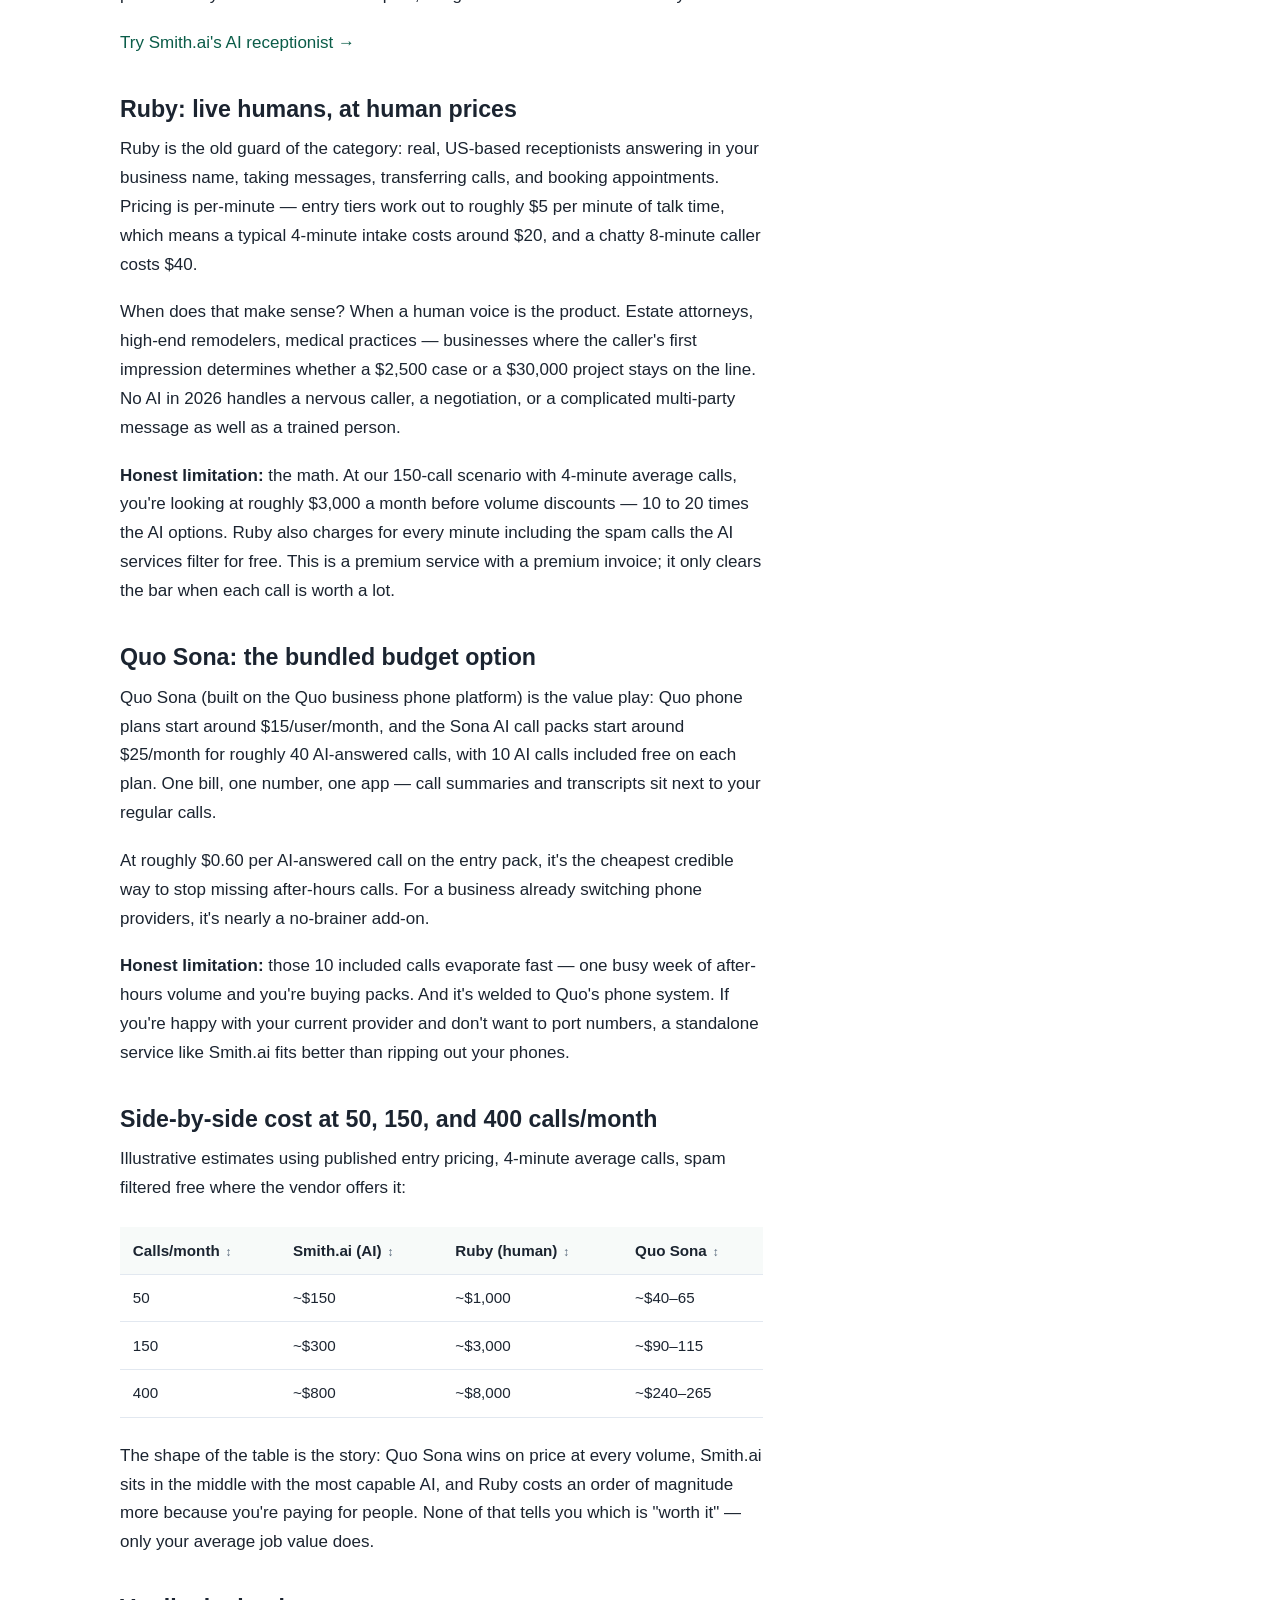
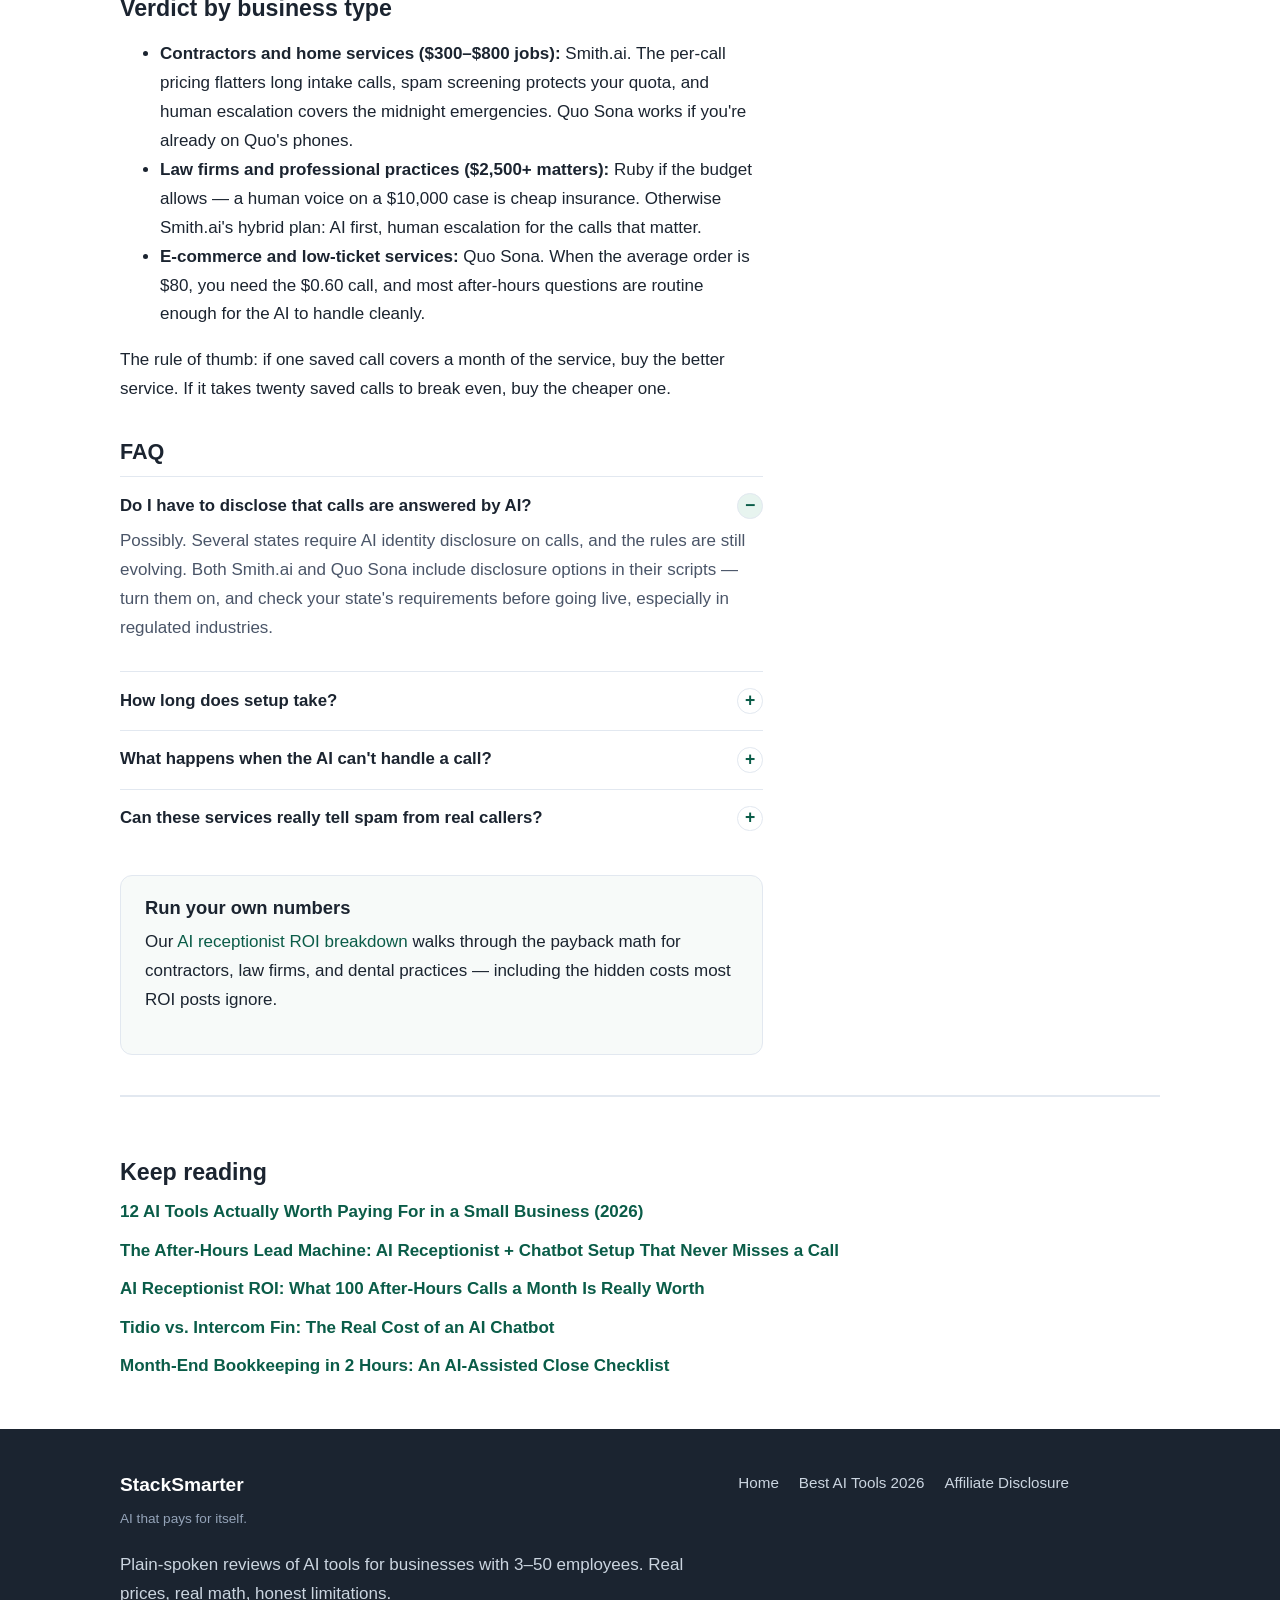
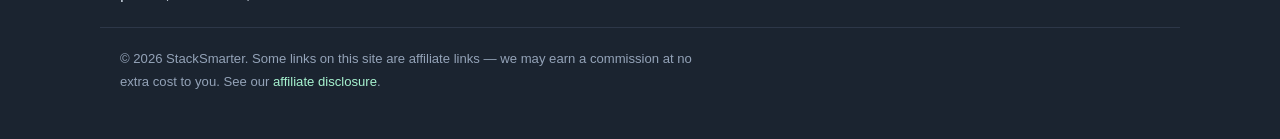
<file: articles/smith-ai-vs-ruby-vs-quo-sona.html>
<!DOCTYPE html>
<html lang="en">
<head>
  <meta charset="UTF-8">
  <meta name="viewport" content="width=device-width, initial-scale=1.0">
  <meta name="color-scheme" content="light dark">
  <script>
    /* Set theme before first paint; defaults to OS preference. */
    (function () {
      try {
        var t = localStorage.getItem("ss-theme");
        if (!t) t = window.matchMedia("(prefers-color-scheme: dark)").matches ? "dark" : "light";
        document.documentElement.setAttribute("data-theme", t);
      } catch (e) { /* private mode etc. -> stay light */ }
    })();
  </script>
  <link rel="canonical" href="https://ai-tools-small-biz.pages.dev/articles/smith-ai-vs-ruby-vs-quo-sona.html">
  <!-- MEDIVAVINE/JOURNEY: paste ad network script here -->
  <title>Smith.ai vs. Ruby vs. Quo Sona: Which AI Receptionist Is Worth It? (2026) | StackSmarter</title>
  <meta name="description" content="We compared Smith.ai, Ruby, and Quo Sona against a 150-call/month scenario with real pricing math. See side-by-side costs at 50, 150, and 400 calls, and which wins for contractors, law firms, and e-commerce.">
  <meta property="og:title" content="Smith.ai vs. Ruby vs. Quo Sona: Which AI Receptionist Is Worth It? (2026)">
  <meta property="og:description" content="Real pricing math for three AI receptionists at 50, 150, and 400 calls a month — and the winner depends on your call value, not the feature list.">
  <meta property="og:type" content="article">
  <link rel="stylesheet" href="../styles.css">
</head>
<body>
  <header class="site-header">
    <div class="wrap">
      <a class="brand" href="../index.html"><span class="brand-mark">S</span><span>StackSmarter<small>AI that pays for itself.</small></span></a>
      <button class="nav-toggle" aria-label="Toggle navigation" aria-expanded="false">☰</button>
      <button class="theme-toggle" type="button" aria-label="Toggle dark mode" title="Toggle dark mode">
        <span class="theme-icon" aria-hidden="true">☾</span>
      </button>
      <nav class="main-nav" aria-label="Main navigation">
        <ul>
          <li><a href="../index.html">Home</a></li>
          <li><a href="12-ai-tools-worth-paying-for-2026.html">Best AI Tools 2026</a></li>
          <li><a href="ai-receptionist-roi-100-calls.html">ROI Math</a></li>
          <li><a href="after-hours-lead-machine.html">Workflows</a></li>
          <li><a href="../disclosure.html">Disclosure</a></li>
          <li class="nav-search"><form class="site-search" role="search" aria-label="Site search">
            <label class="visually-hidden" for="site-search-input">Search articles</label>
            <input id="site-search-input" type="search" name="q" placeholder="Search articles…" autocomplete="off" aria-expanded="false" aria-controls="site-search-results">
            <ul id="site-search-results" class="search-results" hidden></ul>
          </form></li>
        </ul>
      </nav>
    </div>
  </header>

  <main class="wrap">
    <nav class="breadcrumb" aria-label="Breadcrumb"><a href="../index.html">Home</a> &rsaquo; Tool Reviews</nav>
    <article>
      <header class="article-head">
        <h1>Smith.ai vs. Ruby vs. Quo Sona: Which AI Receptionist Is Worth It? (2026)</h1>
        <p class="meta"><span class="byline">By StackSmarter Team</span> &middot; Published September 10, 2026 &middot; 9 min read</p>
      </header>
      <div class="disclosure-notice">
        <strong>A quick note:</strong> This post contains affiliate links. If you buy through them, we may earn a commission at no extra cost to you. It never changes our verdicts. Read our <a href="../disclosure.html">full disclosure</a>.
      </div>
      <div class="article-body">
        <p class="lede">A missed call at 7:40pm is not a missed call — it's a missed $600 job that went to whoever picked up. We tested three answering services against one scenario: 150 after-hours calls a month for a home-services business. The winner depends on what your calls are worth, not on the feature checklist.</p>

        <h2>How we tested: the 150-call scenario</h2>
        <p>"Worth it" means one thing here: cost per answered call against the revenue those calls carry. Our test business is a fictional-but-typical HVAC and plumbing company: 150 after-hours and overflow calls a month, average job value $450, and roughly 30% of calls are spam, wrong numbers, or price shoppers who were never going to book. We modeled each service's published pricing against 50, 150, and 400 calls a month so you can find your own row in the table.</p>
        <p>We didn't count setup fees or one-time onboarding, and we treated every vendor's entry plan fairly — no cherry-picked enterprise tiers. Prices below are from published plans as of mid-2026 and move around, so treat them as directionally correct, not gospel.</p>

        <h2>Smith.ai: per-call AI with human backup</h2>
        <p>Smith.ai answers 24/7 with an AI receptionist, screens spam for free (junk calls don't burn your quota), qualifies callers against your script, books into your calendar, and escalates to a live human receptionist when the AI is out of its depth. The headline pricing: a free tier covering 25 calls a month, and AI plans starting around $150/month for roughly 75 calls — about $1.60 to $2.00 per call.</p>
        <p>The per-call model (not per-minute) is the thing to notice. A 12-minute intake for a water-heater replacement costs the same as a two-minute "are you open Saturday?" That flatters long, high-value calls and punishes nothing, which is exactly the call profile of contractors and professional services.</p>
        <p><strong>Honest limitation:</strong> the AI handles routine intake well and emotional callers badly. A homeowner with a flooded basement at midnight is stressed, sometimes confused, occasionally angry — and that's where the hybrid human-escalation plan earns its premium. If your callers are often upset, budget for the human tier from day one.</p>
        <!-- AFFILIATE: Smith.ai — check the vendor's partner program via PartnerStack/Impact.com for the current commission before linking -->
        <p><a href="#">Try Smith.ai's AI receptionist →</a></p>

        <h2>Ruby: live humans, at human prices</h2>
        <p>Ruby is the old guard of the category: real, US-based receptionists answering in your business name, taking messages, transferring calls, and booking appointments. Pricing is per-minute — entry tiers work out to roughly $5 per minute of talk time, which means a typical 4-minute intake costs around $20, and a chatty 8-minute caller costs $40.</p>
        <p>When does that make sense? When a human voice is the product. Estate attorneys, high-end remodelers, medical practices — businesses where the caller's first impression determines whether a $2,500 case or a $30,000 project stays on the line. No AI in 2026 handles a nervous caller, a negotiation, or a complicated multi-party message as well as a trained person.</p>
        <p><strong>Honest limitation:</strong> the math. At our 150-call scenario with 4-minute average calls, you're looking at roughly $3,000 a month before volume discounts — 10 to 20 times the AI options. Ruby also charges for every minute including the spam calls the AI services filter for free. This is a premium service with a premium invoice; it only clears the bar when each call is worth a lot.</p>
        <!-- AFFILIATE: Ruby — route through whichever of PartnerStack/Impact.com/CJ currently lists the vendor's program -->

        <h2>Quo Sona: the bundled budget option</h2>
        <p>Quo Sona (built on the Quo business phone platform) is the value play: Quo phone plans start around $15/user/month, and the Sona AI call packs start around $25/month for roughly 40 AI-answered calls, with 10 AI calls included free on each plan. One bill, one number, one app — call summaries and transcripts sit next to your regular calls.</p>
        <p>At roughly $0.60 per AI-answered call on the entry pack, it's the cheapest credible way to stop missing after-hours calls. For a business already switching phone providers, it's nearly a no-brainer add-on.</p>
        <p><strong>Honest limitation:</strong> those 10 included calls evaporate fast — one busy week of after-hours volume and you're buying packs. And it's welded to Quo's phone system. If you're happy with your current provider and don't want to port numbers, a standalone service like Smith.ai fits better than ripping out your phones.</p>
        <!-- AFFILIATE: Quo Sona — phone-system vendors commonly run affiliate programs via Impact.com/CJ; verify current terms -->

        <h2>Side-by-side cost at 50, 150, and 400 calls/month</h2>
        <p>Illustrative estimates using published entry pricing, 4-minute average calls, spam filtered free where the vendor offers it:</p>
        <table>
          <thead>
            <tr><th>Calls/month</th><th>Smith.ai (AI)</th><th>Ruby (human)</th><th>Quo Sona</th></tr>
          </thead>
          <tbody>
            <tr><td>50</td><td>~$150</td><td>~$1,000</td><td>~$40–65</td></tr>
            <tr><td>150</td><td>~$300</td><td>~$3,000</td><td>~$90–115</td></tr>
            <tr><td>400</td><td>~$800</td><td>~$8,000</td><td>~$240–265</td></tr>
          </tbody>
        </table>
        <p>The shape of the table is the story: Quo Sona wins on price at every volume, Smith.ai sits in the middle with the most capable AI, and Ruby costs an order of magnitude more because you're paying for people. None of that tells you which is "worth it" — only your average job value does.</p>

        <h2>Verdict by business type</h2>
        <ul>
          <li><strong>Contractors and home services ($300–$800 jobs):</strong> Smith.ai. The per-call pricing flatters long intake calls, spam screening protects your quota, and human escalation covers the midnight emergencies. Quo Sona works if you're already on Quo's phones.</li>
          <li><strong>Law firms and professional practices ($2,500+ matters):</strong> Ruby if the budget allows — a human voice on a $10,000 case is cheap insurance. Otherwise Smith.ai's hybrid plan: AI first, human escalation for the calls that matter.</li>
          <li><strong>E-commerce and low-ticket services:</strong> Quo Sona. When the average order is $80, you need the $0.60 call, and most after-hours questions are routine enough for the AI to handle cleanly.</li>
        </ul>
        <p>The rule of thumb: if one saved call covers a month of the service, buy the better service. If it takes twenty saved calls to break even, buy the cheaper one.</p>

        <div class="faq">
          <h2>FAQ</h2>
          <div class="faq-item">
            <h3>Do I have to disclose that calls are answered by AI?</h3>
            <p>Possibly. Several states require AI identity disclosure on calls, and the rules are still evolving. Both Smith.ai and Quo Sona include disclosure options in their scripts — turn them on, and check your state's requirements before going live, especially in regulated industries.</p>
          </div>
          <div class="faq-item">
            <h3>How long does setup take?</h3>
            <p>Plan on 1–2 hours: writing the greeting script, defining the qualification questions, connecting your calendar, and setting escalation rules. The vendors that do this for you during onboarding get set up faster and perform better in week one.</p>
          </div>
          <div class="faq-item">
            <h3>What happens when the AI can't handle a call?</h3>
            <p>On Smith.ai's hybrid plans it escalates to a human receptionist. On pure-AI setups it takes a detailed message and texts/emails you immediately. Configure the failure path before you go live — the worst outcome is an AI that improvises instead of admitting it needs help.</p>
          </div>
          <div class="faq-item">
            <h3>Can these services really tell spam from real callers?</h3>
            <p>Better than you'd expect. Robocall patterns, known spam numbers, and short "hello? hello?" calls get filtered before they touch your quota. In our scenario's 30% junk rate, free spam screening is worth $45–$90 a month alone on per-call plans.</p>
          </div>
        </div>

        <div class="callout">
          <h3>Run your own numbers</h3>
          <p>Our <a href="ai-receptionist-roi-100-calls.html">AI receptionist ROI breakdown</a> walks through the payback math for contractors, law firms, and dental practices — including the hidden costs most ROI posts ignore.</p>
        </div>
      </div>

      <section class="keep-reading" aria-label="Keep reading">
        <h2>Keep reading</h2>
        <ul>
          <li><a href="12-ai-tools-worth-paying-for-2026.html">12 AI Tools Actually Worth Paying For in a Small Business (2026)</a></li>
          <li><a href="after-hours-lead-machine.html">The After-Hours Lead Machine: AI Receptionist + Chatbot Setup That Never Misses a Call</a></li>
          <li><a href="ai-receptionist-roi-100-calls.html">AI Receptionist ROI: What 100 After-Hours Calls a Month Is Really Worth</a></li>
          <li><a href="tidio-vs-intercom-fin-chatbot-cost.html">Tidio vs. Intercom Fin: The Real Cost of an AI Chatbot</a></li>
          <li><a href="month-end-bookkeeping-2-hours.html">Month-End Bookkeeping in 2 Hours: An AI-Assisted Close Checklist</a></li>
        </ul>
      </section>
    </article>
  </main>

  <footer class="site-footer">
    <div class="wrap">
      <div>
        <p class="footer-brand">StackSmarter<span class="tag">AI that pays for itself.</span></p>
        <p>Plain-spoken reviews of AI tools for businesses with 3–50 employees. Real prices, real math, honest limitations.</p>
      </div>
      <nav class="footer-nav" aria-label="Footer">
        <ul>
          <li><a href="../index.html">Home</a></li>
          <li><a href="12-ai-tools-worth-paying-for-2026.html">Best AI Tools 2026</a></li>
          <li><a href="../disclosure.html">Affiliate Disclosure</a></li>
        </ul>
      </nav>
    </div>
    <div class="wrap footer-fine">
      <p>© 2026 StackSmarter. Some links on this site are affiliate links — we may earn a commission at no extra cost to you. See our <a href="../disclosure.html">affiliate disclosure</a>.</p>
    </div>
  </footer>
  <script src="../assets/site.js" defer></script>
</body>
</html>
</file>
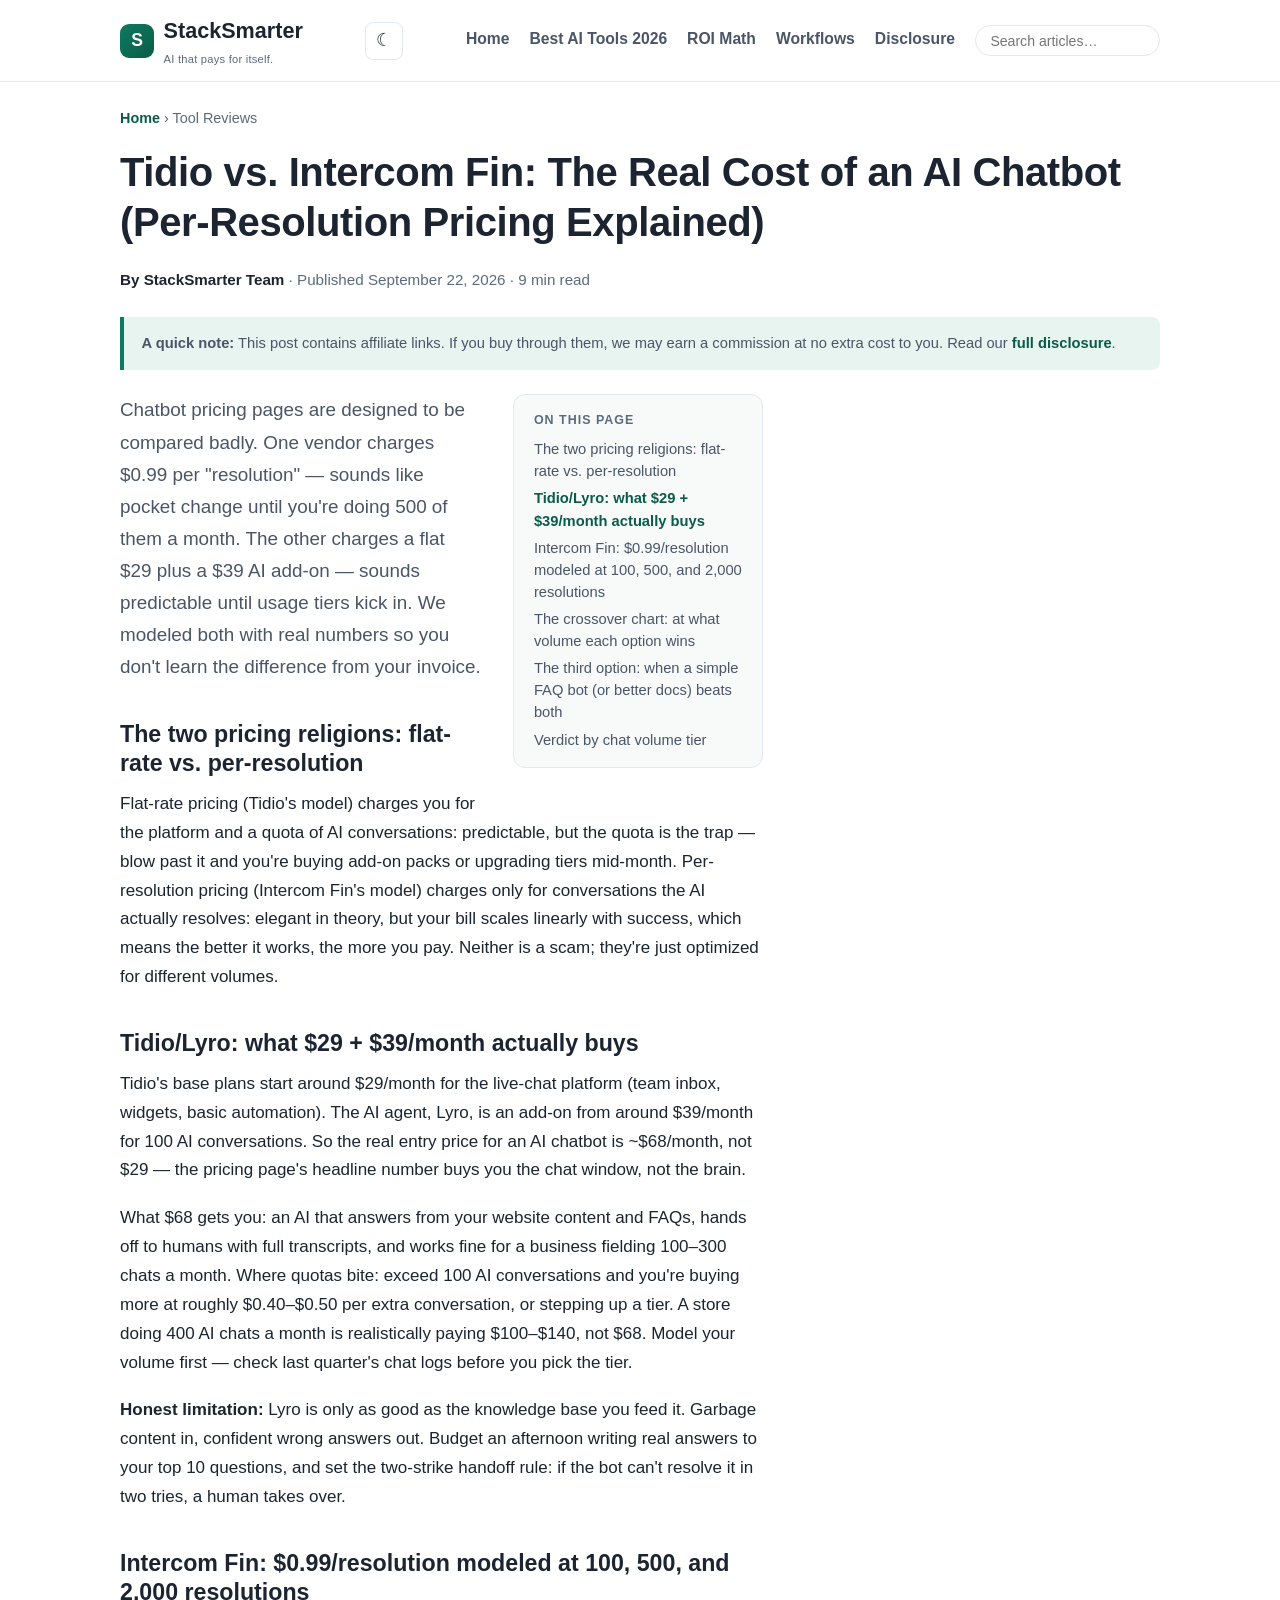
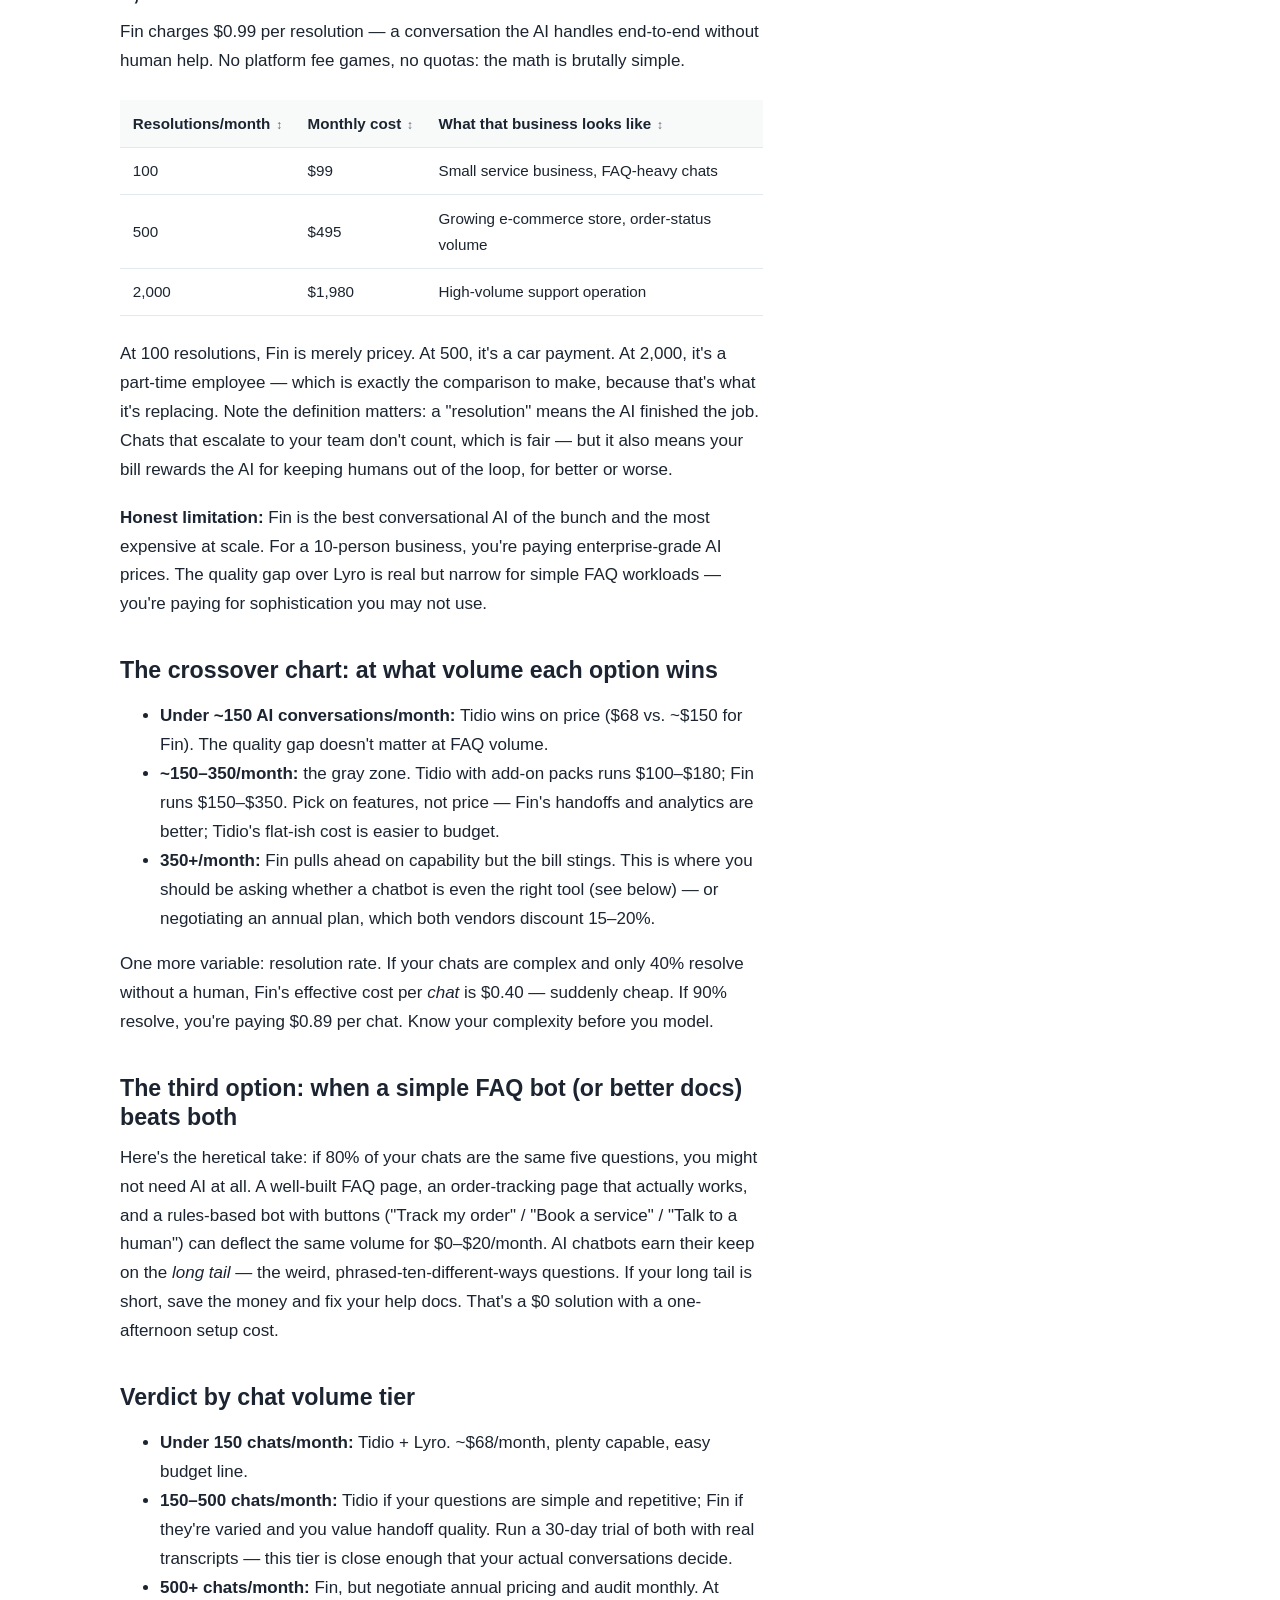
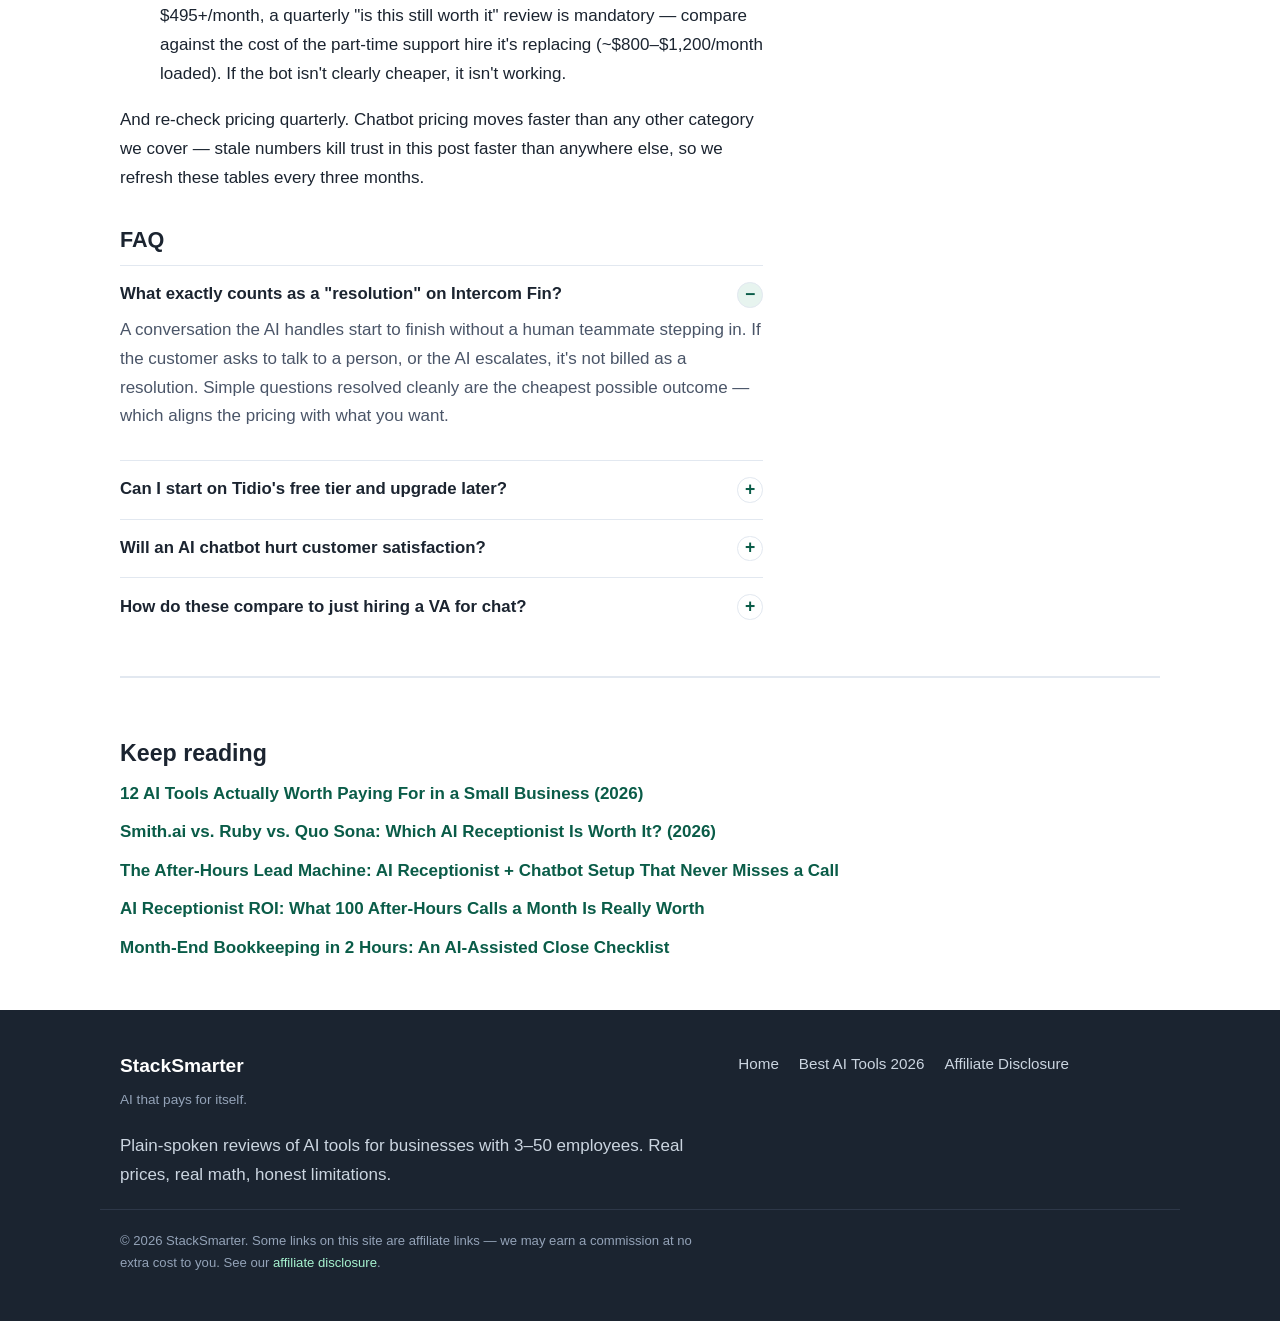
<file: articles/tidio-vs-intercom-fin-chatbot-cost.html>
<!DOCTYPE html>
<html lang="en">
<head>
  <meta charset="UTF-8">
  <meta name="viewport" content="width=device-width, initial-scale=1.0">
  <meta name="color-scheme" content="light dark">
  <script>
    /* Set theme before first paint; defaults to OS preference. */
    (function () {
      try {
        var t = localStorage.getItem("ss-theme");
        if (!t) t = window.matchMedia("(prefers-color-scheme: dark)").matches ? "dark" : "light";
        document.documentElement.setAttribute("data-theme", t);
      } catch (e) { /* private mode etc. -> stay light */ }
    })();
  </script>
  <link rel="canonical" href="https://ai-tools-small-biz.pages.dev/articles/tidio-vs-intercom-fin-chatbot-cost.html">
  <!-- MEDIVAVINE/JOURNEY: paste ad network script here -->
  <title>Tidio vs. Intercom Fin: The Real Cost of an AI Chatbot (2026) | StackSmarter</title>
  <meta name="description" content="Per-resolution vs. flat-rate chatbot pricing, modeled with real numbers: what Tidio's $29+$39 actually buys, what Intercom Fin's $0.99/resolution costs at 100, 500, and 2,000 resolutions, and the crossover point.">
  <meta property="og:title" content="Tidio vs. Intercom Fin: The Real Cost of an AI Chatbot">
  <meta property="og:description" content="$0.99 per resolution sounds cheap until you hit 500 resolutions a month. Real pricing math for Tidio vs. Intercom Fin, plus when a simple FAQ bot wins.">
  <meta property="og:type" content="article">
  <link rel="stylesheet" href="../styles.css">
</head>
<body>
  <header class="site-header">
    <div class="wrap">
      <a class="brand" href="../index.html"><span class="brand-mark">S</span><span>StackSmarter<small>AI that pays for itself.</small></span></a>
      <button class="nav-toggle" aria-label="Toggle navigation" aria-expanded="false">☰</button>
      <button class="theme-toggle" type="button" aria-label="Toggle dark mode" title="Toggle dark mode">
        <span class="theme-icon" aria-hidden="true">☾</span>
      </button>
      <nav class="main-nav" aria-label="Main navigation">
        <ul>
          <li><a href="../index.html">Home</a></li>
          <li><a href="12-ai-tools-worth-paying-for-2026.html">Best AI Tools 2026</a></li>
          <li><a href="ai-receptionist-roi-100-calls.html">ROI Math</a></li>
          <li><a href="after-hours-lead-machine.html">Workflows</a></li>
          <li><a href="../disclosure.html">Disclosure</a></li>
          <li class="nav-search"><form class="site-search" role="search" aria-label="Site search">
            <label class="visually-hidden" for="site-search-input">Search articles</label>
            <input id="site-search-input" type="search" name="q" placeholder="Search articles…" autocomplete="off" aria-expanded="false" aria-controls="site-search-results">
            <ul id="site-search-results" class="search-results" hidden></ul>
          </form></li>
        </ul>
      </nav>
    </div>
  </header>

  <main class="wrap">
    <nav class="breadcrumb" aria-label="Breadcrumb"><a href="../index.html">Home</a> &rsaquo; Tool Reviews</nav>
    <article>
      <header class="article-head">
        <h1>Tidio vs. Intercom Fin: The Real Cost of an AI Chatbot (Per-Resolution Pricing Explained)</h1>
        <p class="meta"><span class="byline">By StackSmarter Team</span> &middot; Published September 22, 2026 &middot; 9 min read</p>
      </header>
      <div class="disclosure-notice">
        <strong>A quick note:</strong> This post contains affiliate links. If you buy through them, we may earn a commission at no extra cost to you. Read our <a href="../disclosure.html">full disclosure</a>.
      </div>
      <div class="article-body">
        <p class="lede">Chatbot pricing pages are designed to be compared badly. One vendor charges $0.99 per "resolution" — sounds like pocket change until you're doing 500 of them a month. The other charges a flat $29 plus a $39 AI add-on — sounds predictable until usage tiers kick in. We modeled both with real numbers so you don't learn the difference from your invoice.</p>

        <h2>The two pricing religions: flat-rate vs. per-resolution</h2>
        <p>Flat-rate pricing (Tidio's model) charges you for the platform and a quota of AI conversations: predictable, but the quota is the trap — blow past it and you're buying add-on packs or upgrading tiers mid-month. Per-resolution pricing (Intercom Fin's model) charges only for conversations the AI actually resolves: elegant in theory, but your bill scales linearly with success, which means the better it works, the more you pay. Neither is a scam; they're just optimized for different volumes.</p>

        <h2>Tidio/Lyro: what $29 + $39/month actually buys</h2>
        <p>Tidio's base plans start around $29/month for the live-chat platform (team inbox, widgets, basic automation). The AI agent, Lyro, is an add-on from around $39/month for 100 AI conversations. So the real entry price for an AI chatbot is ~$68/month, not $29 — the pricing page's headline number buys you the chat window, not the brain.</p>
        <p>What $68 gets you: an AI that answers from your website content and FAQs, hands off to humans with full transcripts, and works fine for a business fielding 100–300 chats a month. Where quotas bite: exceed 100 AI conversations and you're buying more at roughly $0.40–$0.50 per extra conversation, or stepping up a tier. A store doing 400 AI chats a month is realistically paying $100–$140, not $68. Model your volume first — check last quarter's chat logs before you pick the tier.</p>
        <p><strong>Honest limitation:</strong> Lyro is only as good as the knowledge base you feed it. Garbage content in, confident wrong answers out. Budget an afternoon writing real answers to your top 10 questions, and set the two-strike handoff rule: if the bot can't resolve it in two tries, a human takes over.</p>
        <!-- AFFILIATE: Tidio — chatbot SaaS affiliate via PartnerStack/Impact.com/ShareASale, whichever lists the current program -->

        <h2>Intercom Fin: $0.99/resolution modeled at 100, 500, and 2,000 resolutions</h2>
        <p>Fin charges $0.99 per resolution — a conversation the AI handles end-to-end without human help. No platform fee games, no quotas: the math is brutally simple.</p>
        <table>
          <thead>
            <tr><th>Resolutions/month</th><th>Monthly cost</th><th>What that business looks like</th></tr>
          </thead>
          <tbody>
            <tr><td>100</td><td>$99</td><td>Small service business, FAQ-heavy chats</td></tr>
            <tr><td>500</td><td>$495</td><td>Growing e-commerce store, order-status volume</td></tr>
            <tr><td>2,000</td><td>$1,980</td><td>High-volume support operation</td></tr>
          </tbody>
        </table>
        <p>At 100 resolutions, Fin is merely pricey. At 500, it's a car payment. At 2,000, it's a part-time employee — which is exactly the comparison to make, because that's what it's replacing. Note the definition matters: a "resolution" means the AI finished the job. Chats that escalate to your team don't count, which is fair — but it also means your bill rewards the AI for keeping humans out of the loop, for better or worse.</p>
        <p><strong>Honest limitation:</strong> Fin is the best conversational AI of the bunch and the most expensive at scale. For a 10-person business, you're paying enterprise-grade AI prices. The quality gap over Lyro is real but narrow for simple FAQ workloads — you're paying for sophistication you may not use.</p>
        <!-- AFFILIATE: Intercom — check PartnerStack/Impact.com for the current partner program listing before linking -->

        <h2>The crossover chart: at what volume each option wins</h2>
        <ul>
          <li><strong>Under ~150 AI conversations/month:</strong> Tidio wins on price ($68 vs. ~$150 for Fin). The quality gap doesn't matter at FAQ volume.</li>
          <li><strong>~150–350/month:</strong> the gray zone. Tidio with add-on packs runs $100–$180; Fin runs $150–$350. Pick on features, not price — Fin's handoffs and analytics are better; Tidio's flat-ish cost is easier to budget.</li>
          <li><strong>350+/month:</strong> Fin pulls ahead on capability but the bill stings. This is where you should be asking whether a chatbot is even the right tool (see below) — or negotiating an annual plan, which both vendors discount 15–20%.</li>
        </ul>
        <p>One more variable: resolution rate. If your chats are complex and only 40% resolve without a human, Fin's effective cost per <em>chat</em> is $0.40 — suddenly cheap. If 90% resolve, you're paying $0.89 per chat. Know your complexity before you model.</p>

        <h2>The third option: when a simple FAQ bot (or better docs) beats both</h2>
        <p>Here's the heretical take: if 80% of your chats are the same five questions, you might not need AI at all. A well-built FAQ page, an order-tracking page that actually works, and a rules-based bot with buttons ("Track my order" / "Book a service" / "Talk to a human") can deflect the same volume for $0–$20/month. AI chatbots earn their keep on the <em>long tail</em> — the weird, phrased-ten-different-ways questions. If your long tail is short, save the money and fix your help docs. That's a $0 solution with a one-afternoon setup cost.</p>

        <h2>Verdict by chat volume tier</h2>
        <ul>
          <li><strong>Under 150 chats/month:</strong> Tidio + Lyro. ~$68/month, plenty capable, easy budget line.</li>
          <li><strong>150–500 chats/month:</strong> Tidio if your questions are simple and repetitive; Fin if they're varied and you value handoff quality. Run a 30-day trial of both with real transcripts — this tier is close enough that your actual conversations decide.</li>
          <li><strong>500+ chats/month:</strong> Fin, but negotiate annual pricing and audit monthly. At $495+/month, a quarterly "is this still worth it" review is mandatory — compare against the cost of the part-time support hire it's replacing (~$800–$1,200/month loaded). If the bot isn't clearly cheaper, it isn't working.</li>
        </ul>
        <p>And re-check pricing quarterly. Chatbot pricing moves faster than any other category we cover — stale numbers kill trust in this post faster than anywhere else, so we refresh these tables every three months.</p>

        <div class="faq">
          <h2>FAQ</h2>
          <div class="faq-item">
            <h3>What exactly counts as a "resolution" on Intercom Fin?</h3>
            <p>A conversation the AI handles start to finish without a human teammate stepping in. If the customer asks to talk to a person, or the AI escalates, it's not billed as a resolution. Simple questions resolved cleanly are the cheapest possible outcome — which aligns the pricing with what you want.</p>
          </div>
          <div class="faq-item">
            <h3>Can I start on Tidio's free tier and upgrade later?</h3>
            <p>Yes, and you should. The free tier covers live chat without the AI agent — use it to learn your real chat volume for a month, then buy the Lyro add-on sized to actual numbers instead of guesses.</p>
          </div>
          <div class="faq-item">
            <h3>Will an AI chatbot hurt customer satisfaction?</h3>
            <p>Only if it's a dead end. Bots that resolve routine questions and hand off cleanly to humans improve satisfaction scores; bots that trap people in loops destroy them. Configure the escalation path before you configure anything clever.</p>
          </div>
          <div class="faq-item">
            <h3>How do these compare to just hiring a VA for chat?</h3>
            <p>A part-time VA at $8–$12/hour covering 20 hours a week costs ~$700–$1,000/month and handles nuance better. The chatbot wins under ~300 chats/month on cost; above that, compare carefully — and consider the hybrid: bot for nights and weekends, human for business hours.</p>
          </div>
        </div>
      </div>

      <section class="keep-reading" aria-label="Keep reading">
        <h2>Keep reading</h2>
        <ul>
          <li><a href="12-ai-tools-worth-paying-for-2026.html">12 AI Tools Actually Worth Paying For in a Small Business (2026)</a></li>
          <li><a href="smith-ai-vs-ruby-vs-quo-sona.html">Smith.ai vs. Ruby vs. Quo Sona: Which AI Receptionist Is Worth It? (2026)</a></li>
          <li><a href="after-hours-lead-machine.html">The After-Hours Lead Machine: AI Receptionist + Chatbot Setup That Never Misses a Call</a></li>
          <li><a href="ai-receptionist-roi-100-calls.html">AI Receptionist ROI: What 100 After-Hours Calls a Month Is Really Worth</a></li>
          <li><a href="month-end-bookkeeping-2-hours.html">Month-End Bookkeeping in 2 Hours: An AI-Assisted Close Checklist</a></li>
        </ul>
      </section>
    </article>
  </main>

  <footer class="site-footer">
    <div class="wrap">
      <div>
        <p class="footer-brand">StackSmarter<span class="tag">AI that pays for itself.</span></p>
        <p>Plain-spoken reviews of AI tools for businesses with 3–50 employees. Real prices, real math, honest limitations.</p>
      </div>
      <nav class="footer-nav" aria-label="Footer">
        <ul>
          <li><a href="../index.html">Home</a></li>
          <li><a href="12-ai-tools-worth-paying-for-2026.html">Best AI Tools 2026</a></li>
          <li><a href="../disclosure.html">Affiliate Disclosure</a></li>
        </ul>
      </nav>
    </div>
    <div class="wrap footer-fine">
      <p>© 2026 StackSmarter. Some links on this site are affiliate links — we may earn a commission at no extra cost to you. See our <a href="../disclosure.html">affiliate disclosure</a>.</p>
    </div>
  </footer>
  <script src="../assets/site.js" defer></script>
</body>
</html>
</file>
<file: styles.css>
/* StackSmarter — editorial blog styles. Mobile-first, no frameworks. */
:root {
  --accent: #0e7a5f;
  --accent-dark: #0a5c48;
  --accent-soft: #e7f4ef;
  --ink: #1b2430;
  --ink-soft: #4a5568;
  --muted: #5b6b7e;
  --bg: #ffffff;
  --bg-alt: #f7faf9;
  --border: #e2e8f0;
  --radius: 12px;
  --maxw: 1080px;
  --measure: 68ch;
  --font: -apple-system, BlinkMacSystemFont, "Segoe UI", Roboto, "Helvetica Neue", Arial, sans-serif;
  --serif: Georgia, "Times New Roman", serif;
}

*, *::before, *::after { box-sizing: border-box; }

html { scroll-behavior: smooth; }

body {
  margin: 0;
  font-family: var(--font);
  color: var(--ink);
  background: var(--bg);
  line-height: 1.7;
  font-size: 1.0625rem;
  -webkit-font-smoothing: antialiased;
}

img, svg { max-width: 100%; }

a { color: var(--accent-dark); text-decoration: none; }
a:hover { text-decoration: underline; }
a:focus-visible, button:focus-visible {
  outline: 3px solid var(--accent);
  outline-offset: 2px;
  border-radius: 4px;
}

h1, h2, h3 { line-height: 1.25; color: var(--ink); margin: 1.6em 0 .5em; }
h1 { font-size: 2.1rem; letter-spacing: -0.01em; margin-top: .4em; }
h2 { font-size: 1.45rem; }
h3 { font-size: 1.15rem; }

p { margin: 0 0 1.1em; }

.wrap { max-width: var(--maxw); margin: 0 auto; padding: 0 1.25rem; }

/* ---------- Header ---------- */
.site-header {
  border-bottom: 1px solid var(--border);
  background: var(--bg);
  position: sticky;
  top: 0;
  z-index: 50;
}
.site-header .wrap {
  display: flex;
  align-items: center;
  justify-content: space-between;
  gap: 1rem;
  padding-top: .8rem;
  padding-bottom: .8rem;
}
.brand { display: flex; align-items: center; gap: .6rem; font-weight: 800; font-size: 1.35rem; color: var(--ink); }
.brand:hover { text-decoration: none; }
.brand-mark {
  width: 34px; height: 34px; border-radius: 9px;
  background: linear-gradient(135deg, var(--accent), var(--accent-dark));
  display: inline-flex; align-items: center; justify-content: center;
  color: #fff; font-weight: 900; font-size: 1.1rem;
  flex: 0 0 auto;
}
.brand small { display: block; font-size: .7rem; font-weight: 500; color: var(--muted); letter-spacing: .02em; }

.nav-toggle {
  display: none;
  background: none; border: 1px solid var(--border); border-radius: 8px;
  padding: .45rem .7rem; font-size: 1.2rem; line-height: 1; cursor: pointer; color: var(--ink);
}
.main-nav ul { list-style: none; margin: 0; padding: 0; display: flex; gap: 1.25rem; }
.main-nav a { color: var(--ink-soft); font-weight: 600; font-size: .98rem; }
.main-nav a:hover { color: var(--accent-dark); text-decoration: none; }

/* ---------- Hero ---------- */
.hero {
  background: linear-gradient(180deg, var(--accent-soft), #f4faf7 60%, var(--bg));
  border-bottom: 1px solid var(--border);
  padding: 3.5rem 0 3rem;
}
.hero .kicker {
  display: inline-block; font-size: .8rem; font-weight: 700; letter-spacing: .12em;
  text-transform: uppercase; color: var(--accent-dark);
  background: #fff; border: 1px solid var(--border); border-radius: 999px;
  padding: .3rem .9rem; margin-bottom: 1rem;
}
.hero h1 { font-size: 2.6rem; margin: 0 0 .6rem; }
.hero .tagline { font-size: 1.3rem; color: var(--accent-dark); font-weight: 600; margin-bottom: .8rem; }
.hero p.lede { max-width: var(--measure); color: var(--ink-soft); font-size: 1.1rem; }
.hero .stat-row { display: flex; gap: 1.75rem; flex-wrap: wrap; margin-top: 1.4rem; }
.stat { font-size: .92rem; color: var(--ink-soft); }
.stat strong { display: block; font-size: 1.5rem; color: var(--ink); }

/* ---------- Sections ---------- */
.section { padding: 2.75rem 0; }
.section.alt { background: var(--bg-alt); border-top: 1px solid var(--border); border-bottom: 1px solid var(--border); }
.section-head { display: flex; align-items: baseline; justify-content: space-between; gap: 1rem; margin-bottom: 1.5rem; }
.section-head h2 { margin: 0; font-size: 1.6rem; }
.section-head p { margin: 0; color: var(--muted); font-size: .95rem; }

/* ---------- Cards ---------- */
.featured-card {
  display: grid; grid-template-columns: 1fr; gap: 0;
  background: var(--bg); border: 1px solid var(--border); border-radius: var(--radius);
  overflow: hidden; box-shadow: 0 2px 14px rgba(11, 90, 72, .07);
}
.featured-art {
  background: linear-gradient(135deg, var(--accent-dark), var(--accent));
  min-height: 180px; display: flex; align-items: center; justify-content: center;
  padding: 2rem; color: #fff;
}
.featured-art .art-inner { text-align: center; }
.featured-art .big { font-size: 3.2rem; font-weight: 900; line-height: 1; letter-spacing: -0.03em; }
.featured-art .sub { font-size: .95rem; opacity: .9; margin-top: .6rem; }
.featured-body { padding: 1.75rem; }
.badge {
  display: inline-block; font-size: .72rem; font-weight: 800; letter-spacing: .08em;
  text-transform: uppercase; color: var(--accent-dark);
  background: var(--accent-soft); border-radius: 999px; padding: .25rem .75rem; margin-bottom: .7rem;
}
.featured-body h3, .card h3 { margin: 0 0 .5rem; font-size: 1.3rem; }
.featured-body h3 a, .card h3 a { color: var(--ink); }
.featured-body h3 a:hover, .card h3 a:hover { color: var(--accent-dark); }
.card-grid { display: grid; grid-template-columns: 1fr; gap: 1.25rem; }
.card {
  background: var(--bg); border: 1px solid var(--border); border-radius: var(--radius);
  overflow: hidden; display: flex; flex-direction: column;
  transition: transform .15s ease, box-shadow .15s ease;
}
.card:hover { transform: translateY(-3px); box-shadow: 0 8px 24px rgba(11, 90, 72, .1); }
.card-art {
  height: 130px; display: flex; align-items: flex-end; justify-content: flex-start;
  padding: 1rem; color: #fff; font-weight: 800; font-size: 1.05rem;
  background: linear-gradient(135deg, var(--accent-dark), var(--accent));
}
.card-art.variant-2 { background: linear-gradient(135deg, #14532d, #0e7a5f); }
.card-art.variant-3 { background: linear-gradient(135deg, #0e7a5f, #2f9e7a); }
.card-art.variant-4 { background: linear-gradient(135deg, #0a4d3e, #146b56); }
.card-art.variant-5 { background: linear-gradient(135deg, #1f6f5b, #3ba37f); }
.card-art.variant-1 { background: linear-gradient(135deg, #0b6e8c, #149a8c); }
.card-art.variant-6 { background: linear-gradient(135deg, #1e4d6b, #3b9e8f); }
.card-body { padding: 1.25rem; display: flex; flex-direction: column; flex: 1; }
.card-body .pillar { font-size: .75rem; font-weight: 700; letter-spacing: .08em; text-transform: uppercase; color: var(--accent-dark); margin-bottom: .45rem; }
.card-body p.excerpt { color: var(--ink-soft); font-size: .98rem; flex: 1; }
.read-more { font-weight: 700; font-size: .95rem; color: var(--accent-dark); }
.read-more:hover { text-decoration: underline; }

/* ---------- Start here / newsletter ---------- */
.two-col { display: grid; grid-template-columns: 1fr; gap: 1.5rem; }
.start-here {
  background: var(--bg); border: 1px solid var(--border); border-radius: var(--radius); padding: 1.75rem;
}
.start-here h2 { margin-top: 0; }
.start-here ul { padding-left: 1.2rem; margin: 0 0 1rem; color: var(--ink-soft); }
.start-here li { margin-bottom: .5rem; }
.newsletter-card {
  background: var(--ink); color: #fff; border-radius: var(--radius); padding: 1.75rem;
}
.newsletter-card h2 { color: #fff; margin-top: 0; }
.newsletter-card p { color: #cbd5e0; }
.newsletter-card .slot-note {
  margin-top: 1rem; font-size: .85rem; color: #94a3b8;
  border: 1px dashed #475569; border-radius: 8px; padding: .75rem 1rem;
}

/* ---------- Article pages ---------- */
.breadcrumb { font-size: .9rem; color: var(--muted); margin: 1.5rem 0 .5rem; }
.breadcrumb a { color: var(--accent-dark); font-weight: 600; }
.article-head .meta { color: var(--muted); font-size: .95rem; margin-bottom: 1rem; }
.article-head .byline { font-weight: 700; color: var(--ink); }
.article-body { max-width: var(--measure); }
.article-body .lede { font-size: 1.18rem; color: var(--ink-soft); }
.disclosure-notice {
  background: var(--accent-soft); border-left: 4px solid var(--accent);
  border-radius: 0 8px 8px 0; padding: .9rem 1.1rem; font-size: .92rem; color: var(--ink-soft);
  margin: 1.5rem 0;
}
.disclosure-notice a { font-weight: 700; }
.callout {
  background: var(--bg-alt); border: 1px solid var(--border); border-radius: var(--radius);
  padding: 1.25rem 1.5rem; margin: 1.75rem 0;
}
.callout h3 { margin-top: 0; }
table { width: 100%; border-collapse: collapse; margin: 1.5rem 0; font-size: .95rem; }
th, td { text-align: left; padding: .65rem .8rem; border-bottom: 1px solid var(--border); }
th { background: var(--bg-alt); font-weight: 700; }
tr:hover td { background: #fafcfb; }
.faq { margin-top: 2rem; }
.faq h2 { font-size: 1.35rem; }
.faq-item { border-top: 1px solid var(--border); padding: 1rem 0; }
.faq-item h3 { font-size: 1.05rem; margin: 0 0 .4rem; }
.faq-item p { margin: 0; color: var(--ink-soft); }
.keep-reading { margin-top: 2.5rem; border-top: 2px solid var(--border); padding-top: 1.5rem; }
.keep-reading ul { list-style: none; padding: 0; margin: 0; display: grid; gap: .6rem; }
.keep-reading a { font-weight: 600; }

/* ---------- Footer ---------- */
.site-footer { background: var(--ink); color: #cbd5e0; padding: 2.5rem 0 2rem; margin-top: 3rem; }
.site-footer .wrap { display: grid; gap: 1.75rem; }
.footer-brand { color: #fff; font-weight: 800; font-size: 1.2rem; }
.footer-brand .tag { display: block; font-size: .85rem; font-weight: 400; color: #94a3b8; margin-top: .3rem; }
.footer-nav ul { list-style: none; padding: 0; margin: 0; display: flex; flex-wrap: wrap; gap: .4rem 1.25rem; }
.footer-nav a { color: #cbd5e0; font-size: .95rem; }
.footer-nav a:hover { color: #fff; }
.footer-fine { font-size: .82rem; color: #94a3b8; border-top: 1px solid #2d3748; padding-top: 1.25rem; }
.footer-fine a { color: #a7f3d0; }

/* ---------- Disclosure page ---------- */
.disclosure-body { max-width: var(--measure); }

/* ---------- Responsive ---------- */
@media (min-width: 720px) {
  .featured-card { grid-template-columns: 1fr 1.4fr; }
  .featured-art { min-height: 100%; }
  .card-grid { grid-template-columns: repeat(2, 1fr); }
  .two-col { grid-template-columns: 1.2fr 1fr; }
  .site-footer .wrap { grid-template-columns: 1.4fr 1fr; }
}
@media (min-width: 1024px) {
  .card-grid { grid-template-columns: repeat(3, 1fr); }
  h1 { font-size: 2.5rem; }
  .hero h1 { font-size: 3rem; }
}

@media (max-width: 719px) {
  .nav-toggle { display: inline-block; }
  .main-nav { display: none; width: 100%; }
  .main-nav.open { display: block; }
  .main-nav ul { flex-direction: column; gap: 0; padding: .5rem 0; }
  .main-nav li { border-top: 1px solid var(--border); }
  .main-nav a { display: block; padding: .75rem .25rem; }
  .site-header .wrap { flex-wrap: wrap; }
  .hero h1 { font-size: 2.1rem; }
  table { font-size: .85rem; display: block; overflow-x: auto; -webkit-overflow-scrolling: touch; }
  th, td { padding: .5rem .55rem; }
}

/* ---------- Site JS enhancements: search, theme, TOC, progress, tables, FAQ, back-to-top ---------- */
.visually-hidden {
  position: absolute; width: 1px; height: 1px; overflow: hidden;
  clip: rect(0 0 0 0); white-space: nowrap;
}

/* Dark theme — variable overrides only, so all components follow */
html[data-theme="dark"] {
  --accent: #2fae8c;
  --accent-dark: #7fd6b8;
  --accent-soft: #122b24;
  --ink: #e9eef3;
  --ink-soft: #b9c4d0;
  --muted: #93a1b3;
  --bg: #10161c;
  --bg-alt: #16202a;
  --border: #26323e;
}
html[data-theme="dark"] .hero {
  background: linear-gradient(180deg, #122b24, #10161c 70%, var(--bg));
}
html[data-theme="dark"] .newsletter-card { background: #0c131a; border: 1px solid var(--border); }
html[data-theme="dark"] tr:hover td { background: #17222c; }
html[data-theme="dark"] .site-search input { background: var(--bg-alt); }

/* Theme toggle button */
.theme-toggle {
  background: none; border: 1px solid var(--border); border-radius: 8px;
  width: 38px; height: 38px; font-size: 1.15rem; line-height: 1; cursor: pointer;
  color: var(--ink); display: inline-flex; align-items: center; justify-content: center;
  flex: 0 0 auto;
}
.theme-toggle:hover { background: var(--accent-soft); }

/* Nav search box + live results dropdown */
.nav-search { display: flex; align-items: center; }
.site-search { position: relative; }
.site-search input {
  border: 1px solid var(--border); border-radius: 999px;
  padding: .42rem .9rem; font-size: .88rem; width: 185px;
  background: var(--bg); color: var(--ink); font-family: var(--font);
}
.site-search input:focus { outline: 2px solid var(--accent); outline-offset: 1px; }
.search-results {
  position: absolute; top: calc(100% + .45rem); right: 0;
  width: 330px; max-width: 82vw; max-height: 70vh; overflow: auto;
  background: var(--bg); border: 1px solid var(--border); border-radius: var(--radius);
  box-shadow: 0 10px 30px rgba(0, 0, 0, .14);
  list-style: none; margin: 0; padding: .4rem; z-index: 80;
}
.search-results[hidden] { display: none; }
.search-results a { display: block; padding: .6rem .7rem; border-radius: 8px; color: var(--ink); }
.search-results a:hover { background: var(--accent-soft); text-decoration: none; }
.search-results strong { display: block; font-size: .9rem; line-height: 1.4; margin-bottom: .15rem; }
.search-results span { display: block; font-size: .8rem; color: var(--muted); line-height: 1.45; }
.search-no-results { padding: .6rem .7rem; font-size: .88rem; color: var(--muted); }

/* Article table of contents */
.toc {
  background: var(--bg-alt); border: 1px solid var(--border);
  border-radius: var(--radius); padding: 1rem 1.25rem; margin: 0 0 1.75rem;
  font-size: .92rem; line-height: 1.5;
}
.toc-title {
  margin: 0 0 .5rem; font-size: .78rem; font-weight: 800;
  letter-spacing: .08em; text-transform: uppercase; color: var(--muted);
}
.toc ul { list-style: none; margin: 0; padding: 0; display: grid; gap: .32rem; }
.toc-sub { padding-left: 1rem; }
.toc a { color: var(--ink-soft); }
.toc a:hover { color: var(--accent-dark); text-decoration: none; }
.toc a.active { color: var(--accent-dark); font-weight: 700; }
@media (min-width: 1024px) {
  .toc {
    float: right; width: 250px; margin: 0 0 1.5rem 2rem;
    position: sticky; top: 84px;
    max-height: calc(100vh - 110px); overflow: auto;
  }
}

/* Reading progress bar */
.reading-progress {
  position: fixed; top: 0; left: 0; right: 0; height: 3px; z-index: 100;
  background: transparent; pointer-events: none;
}
.reading-progress span { display: block; height: 100%; width: 0; background: var(--accent); }

/* Sortable tables */
table.sortable th { white-space: nowrap; }
table.sortable th .sort-btn {
  background: none; border: 0; padding: 0; font: inherit; font-weight: 700;
  color: inherit; cursor: pointer; display: inline-flex; align-items: center;
  gap: .35rem; text-align: left;
}
table.sortable th .sort-btn:hover { color: var(--accent-dark); }
.sort-arrow::after { content: "\2195"; color: var(--muted); font-size: .8em; }
table.sortable th[aria-sort="ascending"] .sort-arrow::after { content: "\2191"; color: var(--accent-dark); }
table.sortable th[aria-sort="descending"] .sort-arrow::after { content: "\2193"; color: var(--accent-dark); }

/* FAQ accordions */
.faq-item h3 { margin: 0; }
.faq-toggle {
  display: flex; justify-content: space-between; align-items: center; gap: 1rem;
  width: 100%; background: none; border: 0; padding: 0;
  font: inherit; color: var(--ink); cursor: pointer; text-align: left;
}
.faq-toggle::after {
  content: "+"; flex: 0 0 auto; width: 1.6rem; height: 1.6rem; border-radius: 50%;
  border: 1px solid var(--border); display: inline-flex; align-items: center;
  justify-content: center; font-size: 1.1rem; font-weight: 700; color: var(--accent-dark);
  background: var(--bg);
}
.faq-item.open .faq-toggle::after { content: "\2212"; background: var(--accent-soft); }
.faq-panel { padding-top: .5rem; }
.faq-panel[hidden] { display: none; }
.faq-panel p { margin: 0 0 .8rem; color: var(--ink-soft); }

/* Back-to-top button */
.back-to-top {
  position: fixed; right: 1.25rem; bottom: 1.25rem;
  width: 44px; height: 44px; border-radius: 50%;
  border: 1px solid var(--border); background: var(--bg); color: var(--ink);
  font-size: 1.25rem; line-height: 1; cursor: pointer; z-index: 90;
  box-shadow: 0 4px 14px rgba(0, 0, 0, .12);
}
.back-to-top[hidden] { display: none; }
.back-to-top:hover { background: var(--accent-soft); }

@media (max-width: 719px) {
  .site-search input { width: 100%; }
  .nav-search { width: 100%; padding: .5rem 0; }
  .site-search { width: 100%; }
  .search-results { left: 0; right: auto; }
}
</file>
